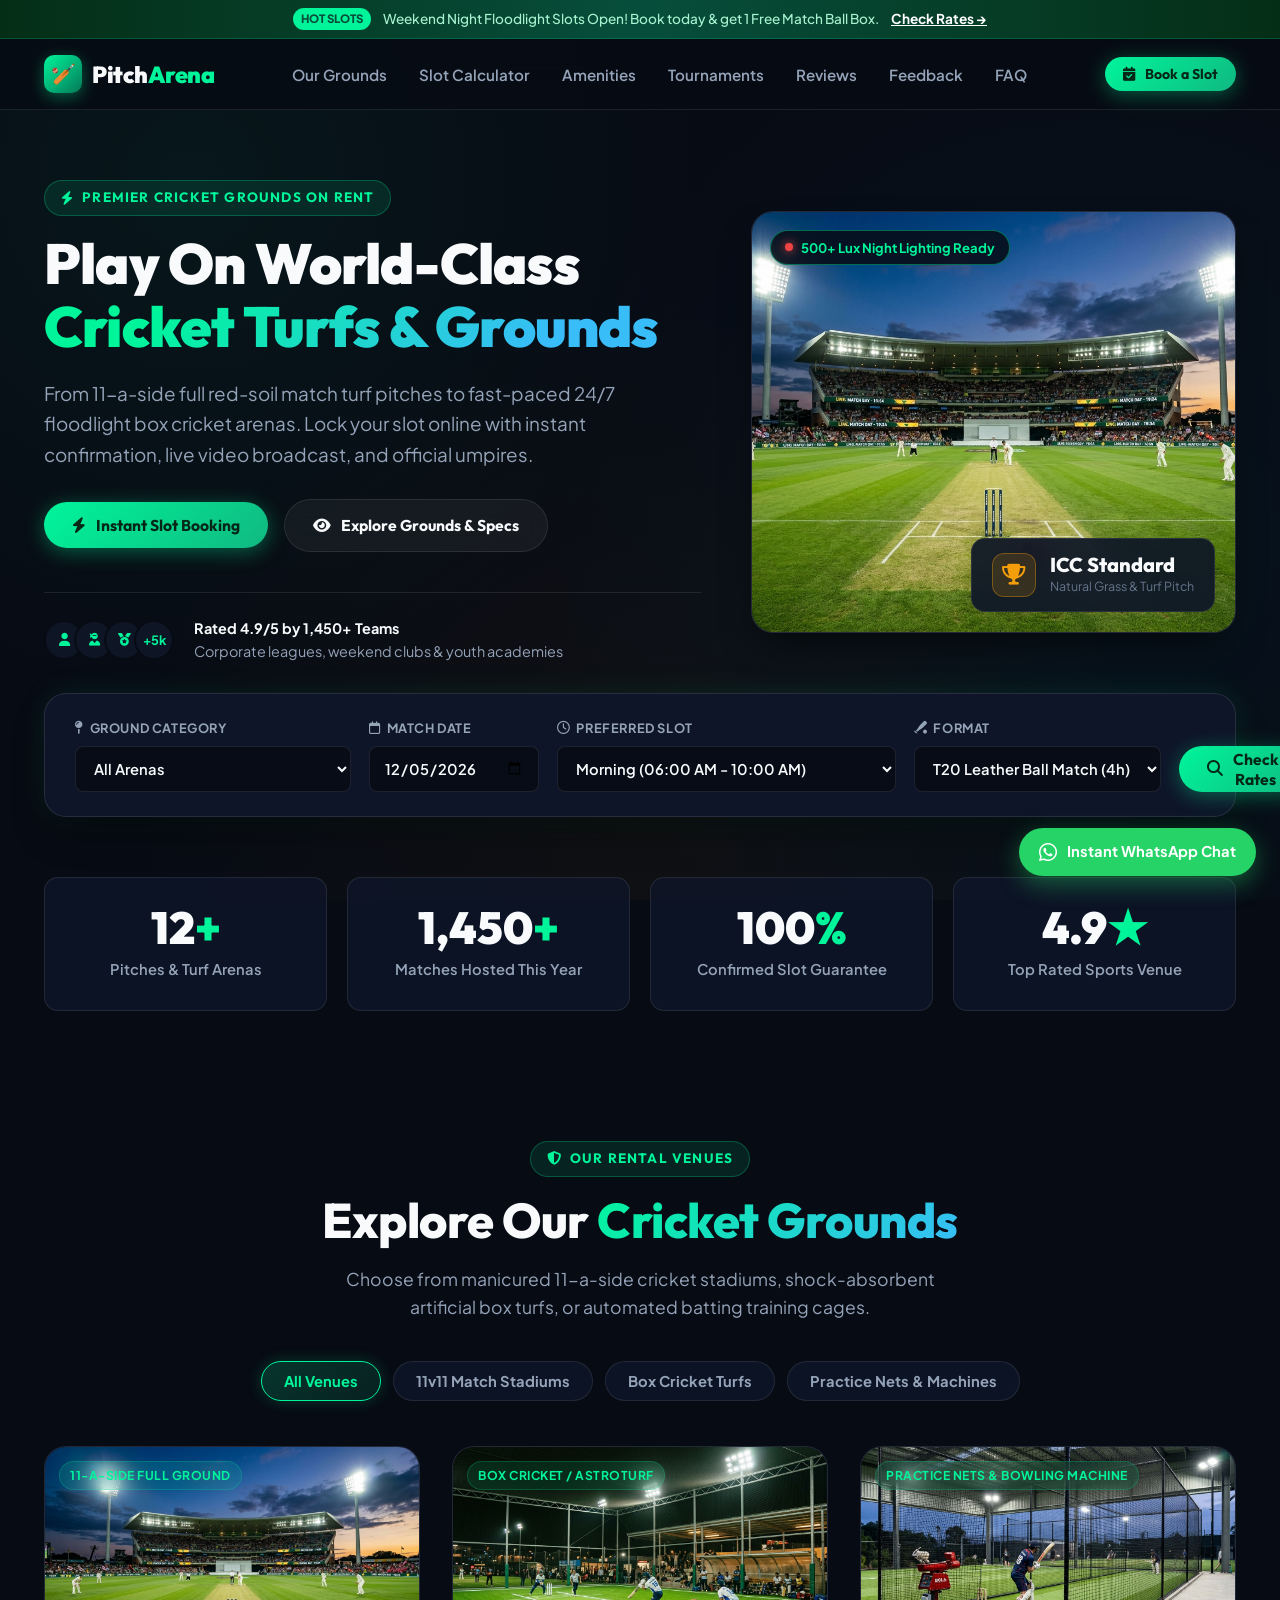
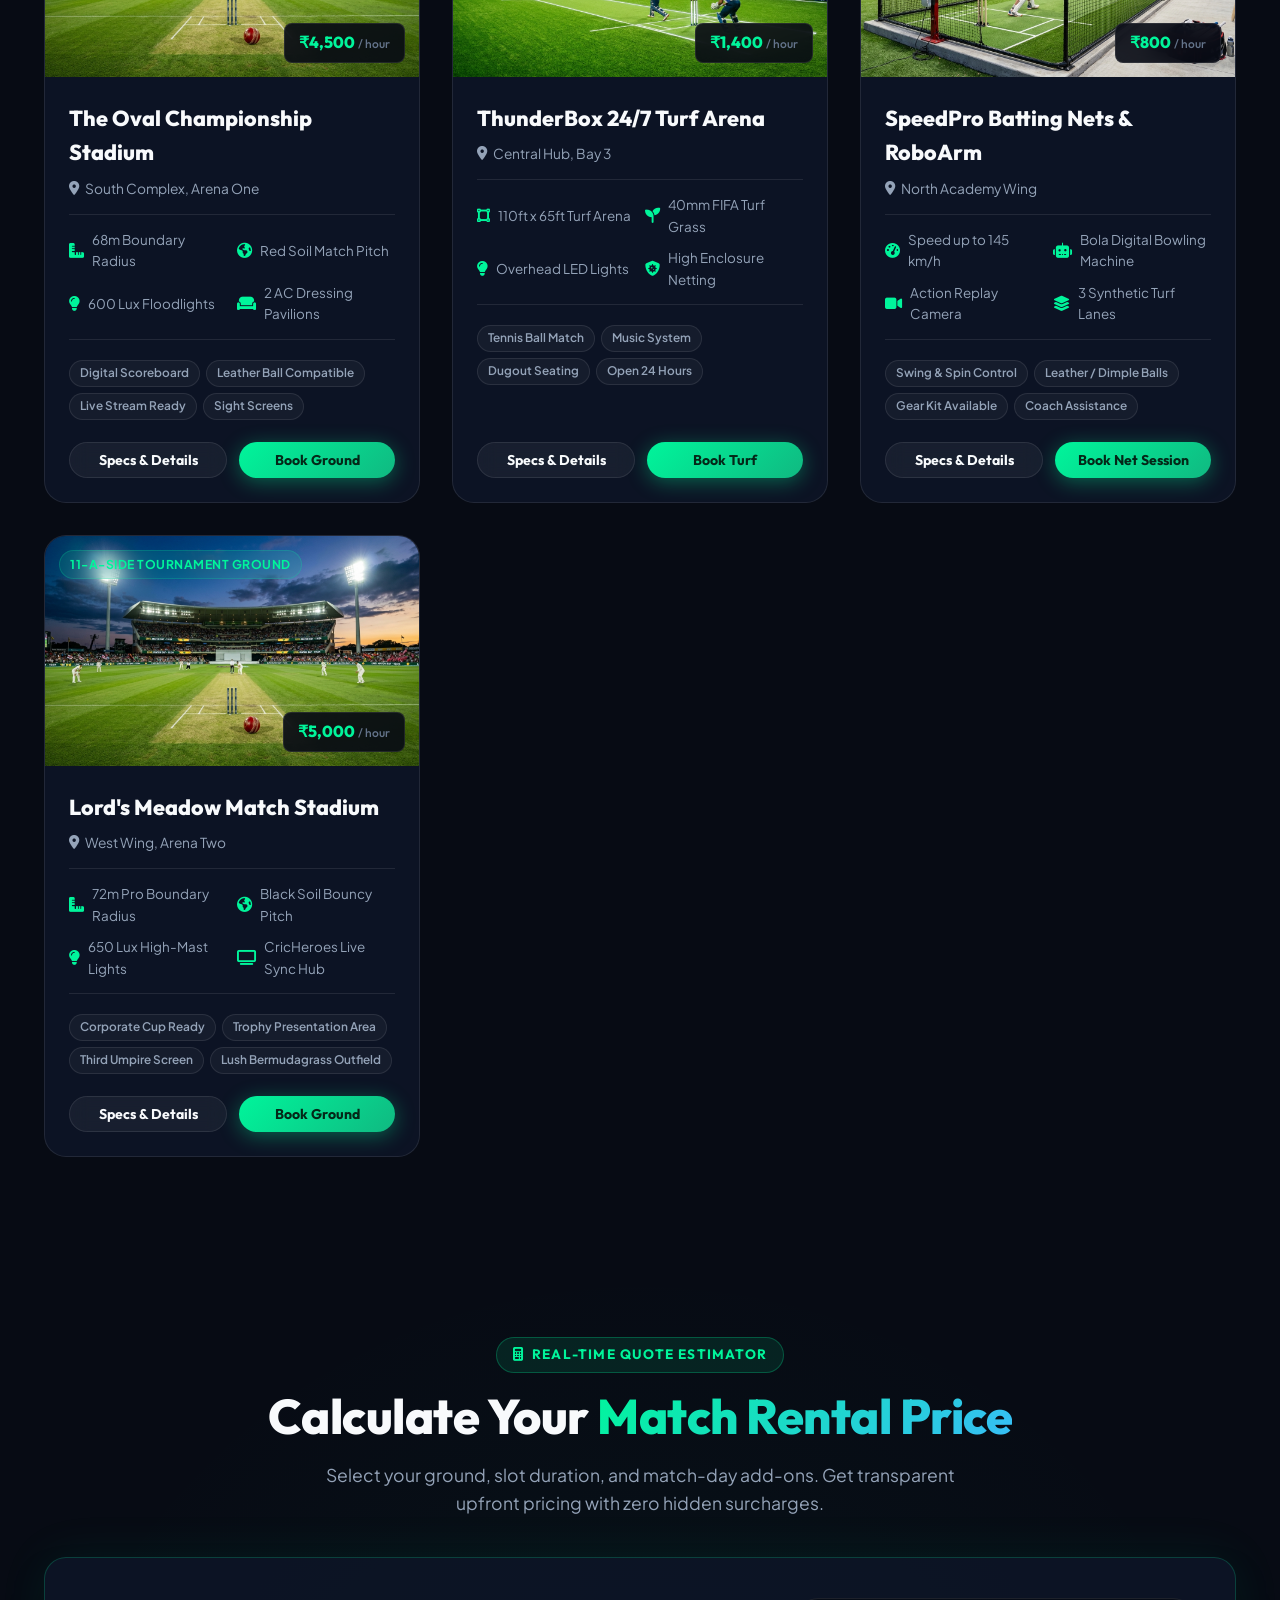
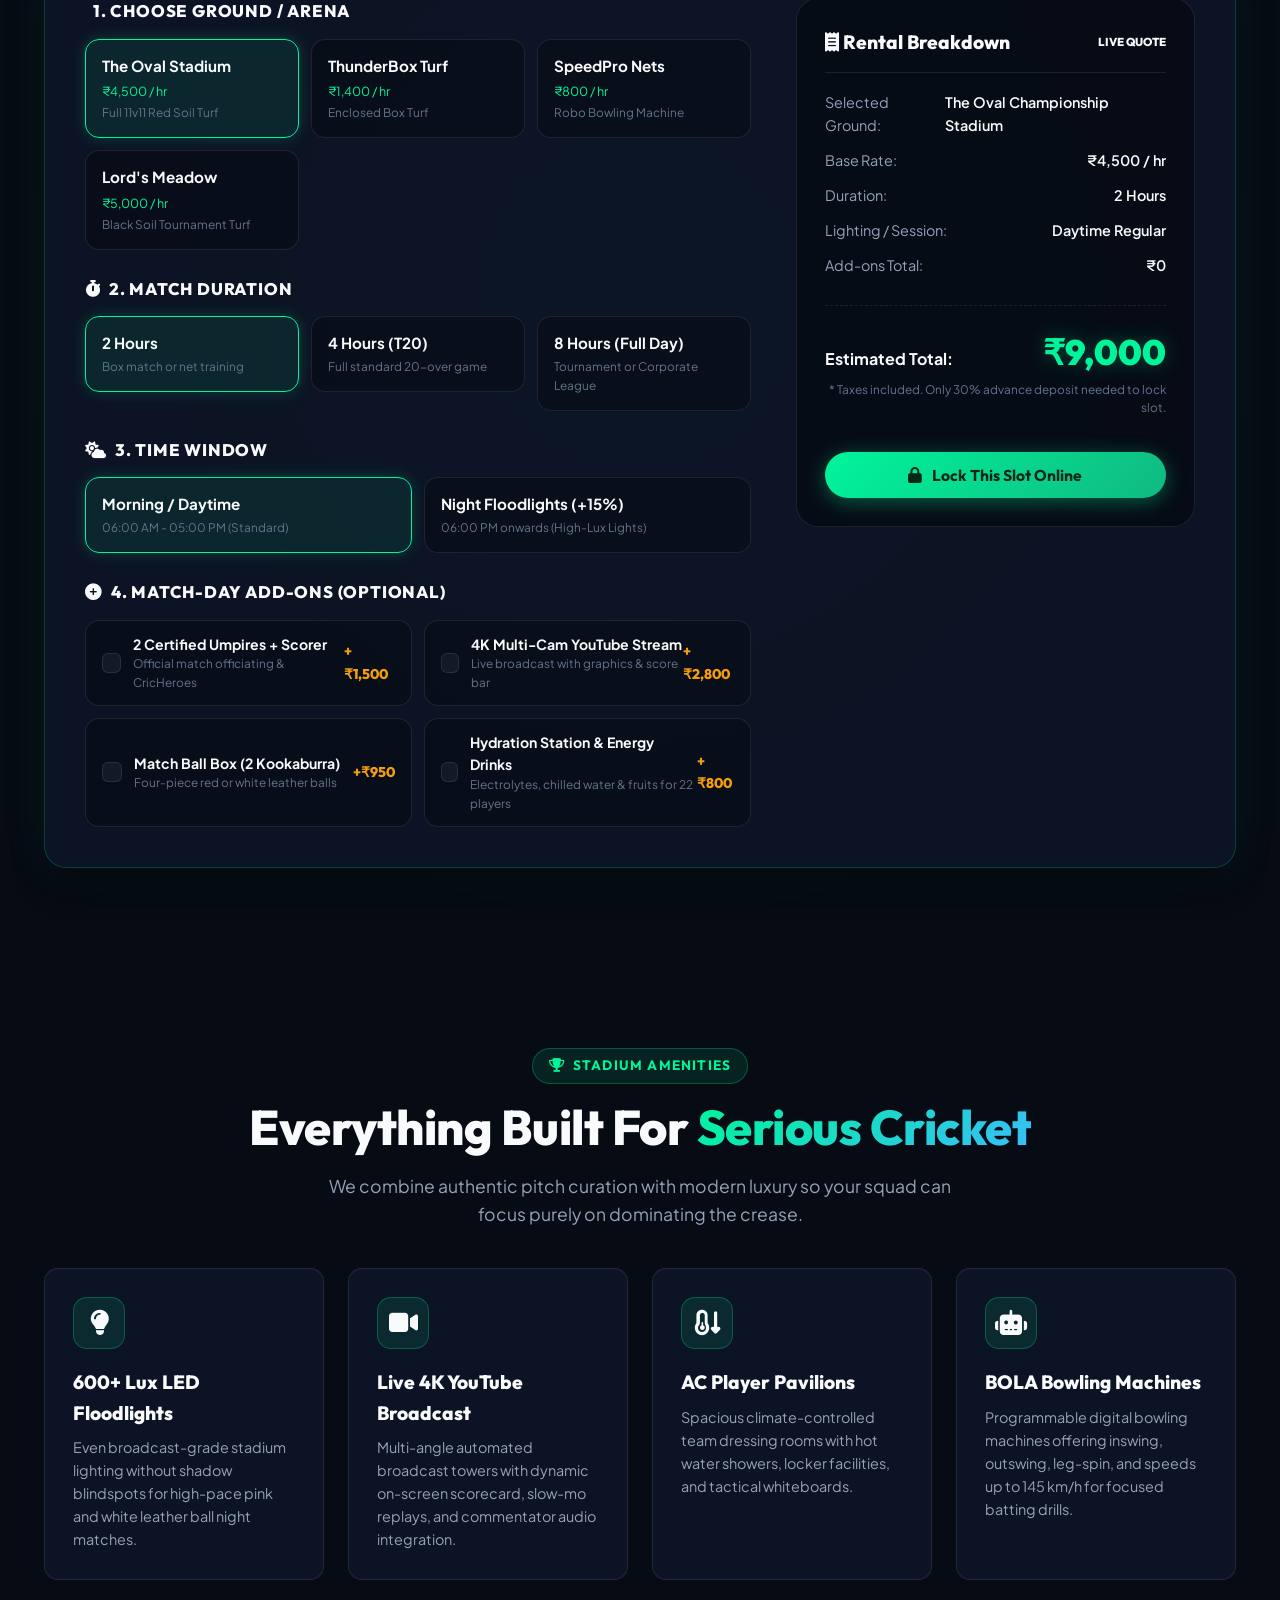
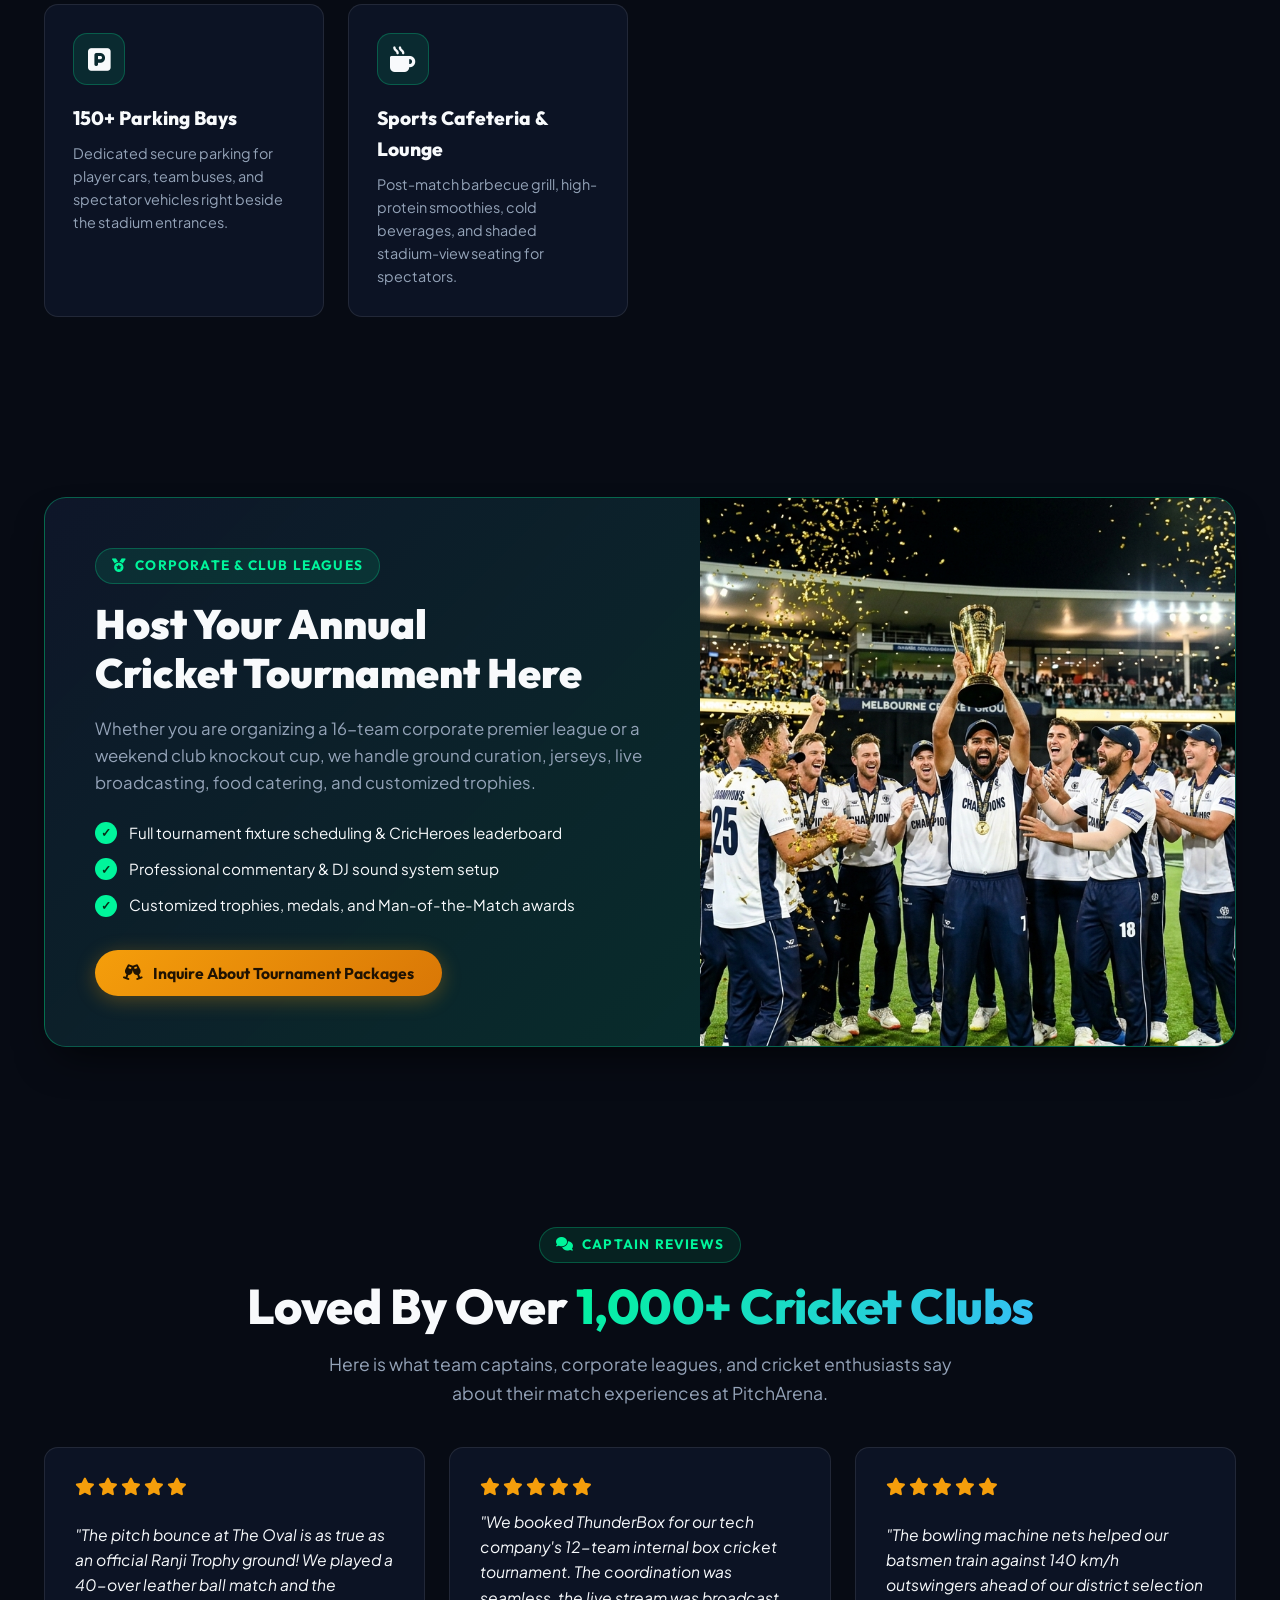
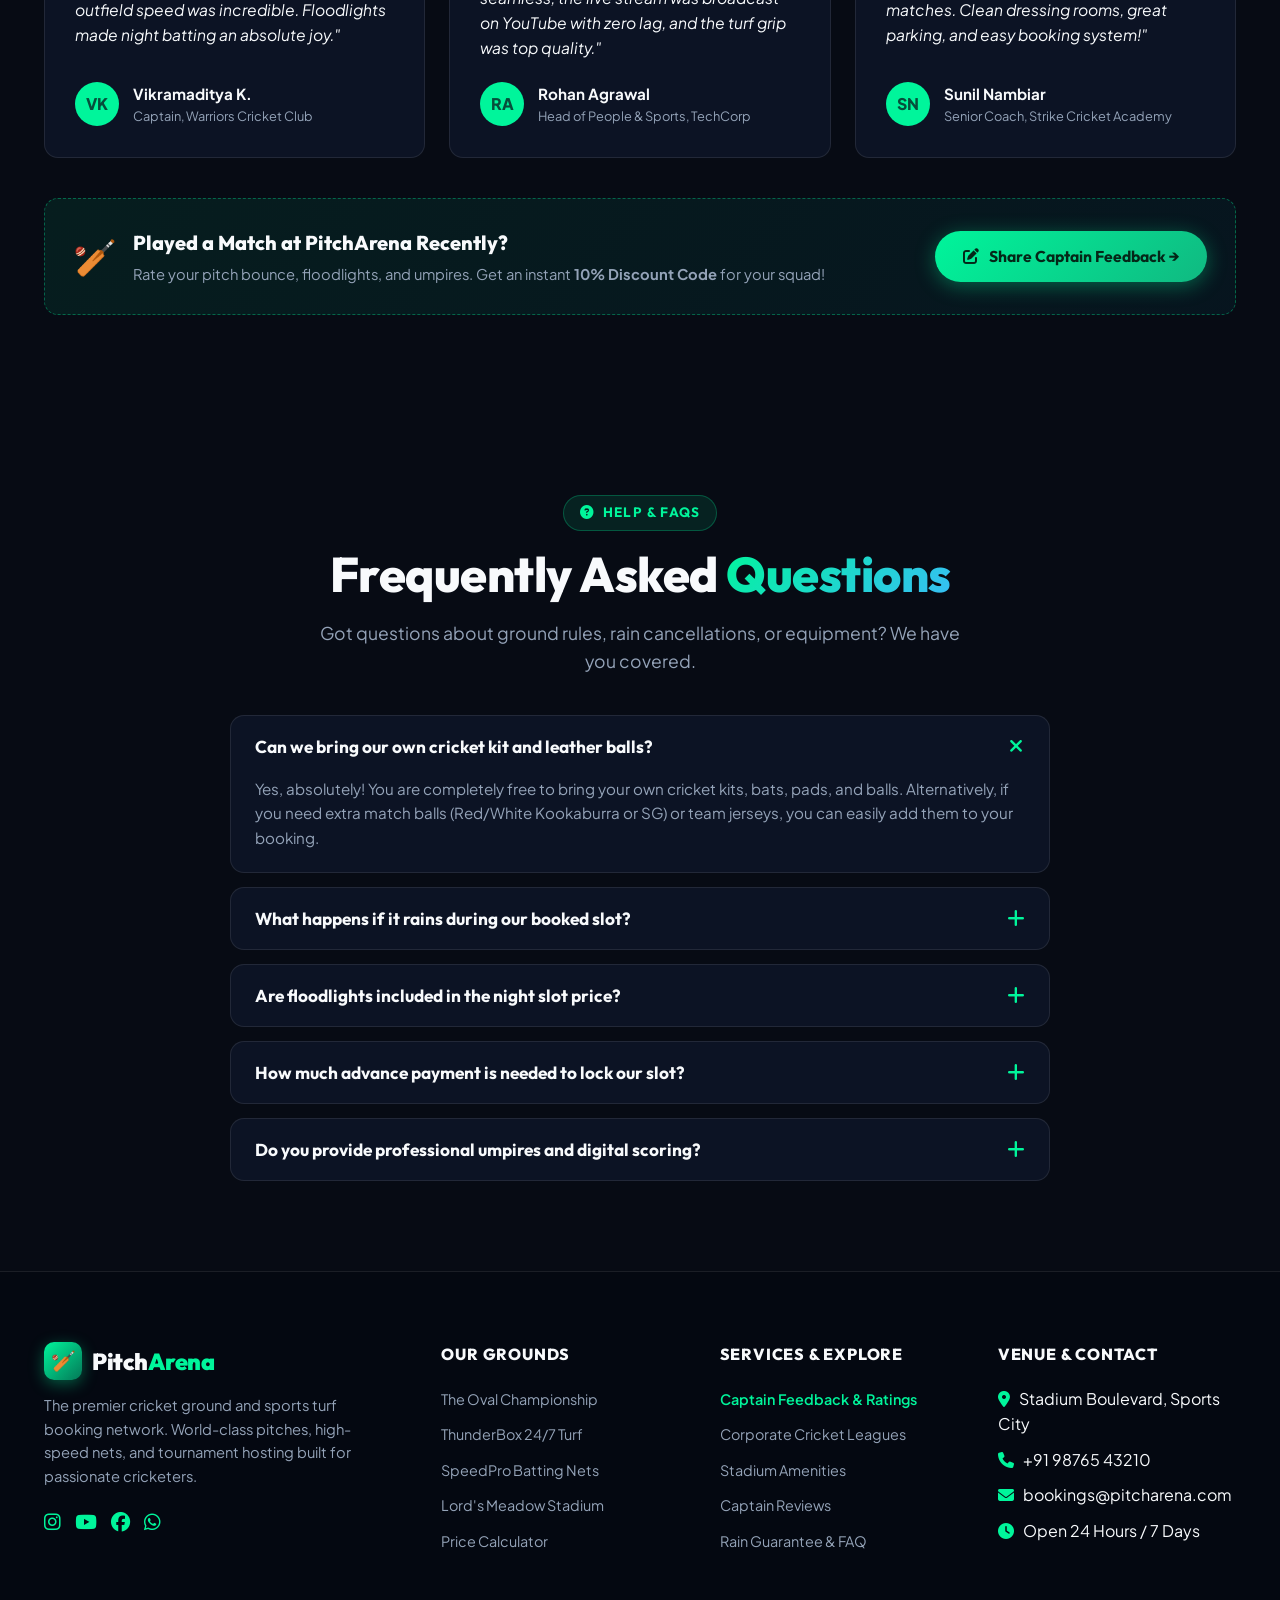
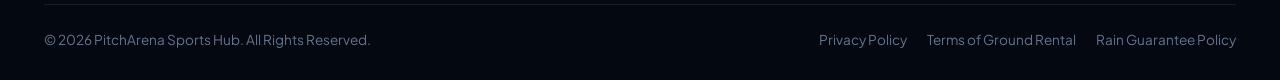
<file: index.html>
<!DOCTYPE html>
<html lang="en">
<head>
  <meta charset="UTF-8">
  <meta name="viewport" content="width=device-width, initial-scale=1.0">
  <title>PitchArena | Premium Cricket Grounds & Box Turf Rentals</title>
  <meta name="description" content="Book international-standard natural turf cricket grounds, 24/7 floodlight box cricket arenas, and high-speed practice nets. Instant online slot booking, live scoring, and corporate tournament packages.">
  <meta name="keywords" content="cricket ground rental, box cricket turf booking, rent cricket pitch, turf cricket grounds, night cricket floodlights, corporate cricket tournament">
  
  <!-- Favicon Icon -->
  <link rel="icon" href="data:image/svg+xml,<svg xmlns=%22http://www.w3.org/2000/svg%22 viewBox=%220 0 100 100%22><text y=%22.9em%22 font-size=%2290%22>🏏</text></svg>">

  <!-- Font Awesome Icons for high quality sports icons -->
  <link rel="stylesheet" href="https://cdnjs.cloudflare.com/ajax/libs/font-awesome/6.4.0/css/all.min.css">
  
  <!-- Custom Stylesheet -->
  <link rel="stylesheet" href="styles.css">
</head>
<body>

  <!-- Top Announcement Bar -->
  <div class="announcement-bar" id="announcementBar">
    <span class="badge-pulse">HOT SLOTS</span>
    <span>Weekend Night Floodlight Slots Open! Book today &amp; get 1 Free Match Ball Box.</span>
    <a href="calculator.html" style="text-decoration: underline; font-weight: 700; color: #fff;">Check Rates →</a>
  </div>

  <!-- Navbar -->
  <nav class="navbar" id="navbar">
    <div class="container nav-container">
      <a href="#" class="logo" id="siteLogo">
        <div class="logo-icon">🏏</div>
        <div class="logo-text">Pitch<span>Arena</span></div>
      </a>

      <ul class="nav-links" id="navLinks">
        <li><a href="grounds.html">Our Grounds</a></li>
        <li><a href="calculator.html">Slot Calculator</a></li>
        <li><a href="amenities.html">Amenities</a></li>
        <li><a href="tournaments.html">Tournaments</a></li>
        <li><a href="reviews.html">Reviews</a></li>
        <li><a href="feedback.html">Feedback</a></li>
        <li><a href="faq.html">FAQ</a></li>
      </ul>

      <div class="nav-actions">
        <button class="btn btn-primary btn-sm" id="navBookBtn" onclick="openBookingModal()">
          <i class="fa-solid fa-calendar-check"></i> Book a Slot
        </button>
        <button class="mobile-menu-toggle" id="mobileMenuBtn" aria-label="Toggle Navigation Menu">
          <i class="fa-solid fa-bars"></i>
        </button>
      </div>
    </div>
  </nav>

  <!-- Hero Section -->
  <header class="hero-section" id="hero">
    <div class="container hero-grid">
      <div class="hero-content">
        <div class="section-tag">
          <i class="fa-solid fa-bolt"></i> Premier Cricket Grounds On Rent
        </div>
        <h1 class="hero-headline">
          Play On World-Class <br>
          <span class="gradient-text">Cricket Turfs &amp; Grounds</span>
        </h1>
        <p class="hero-lead">
          From 11-a-side full red-soil match turf pitches to fast-paced 24/7 floodlight box cricket arenas. Lock your slot online with instant confirmation, live video broadcast, and official umpires.
        </p>

        <div class="hero-cta-group">
          <button class="btn btn-primary" onclick="openBookingModal()">
            <i class="fa-solid fa-bolt"></i> Instant Slot Booking
          </button>
          <a href="grounds.html" class="btn btn-outline">
            <i class="fa-solid fa-eye"></i> Explore Grounds &amp; Specs
          </a>
        </div>

        <div class="hero-social-proof">
          <div class="proof-avatars">
            <div class="proof-avatar"><i class="fa-solid fa-user"></i></div>
            <div class="proof-avatar"><i class="fa-solid fa-user-ninja"></i></div>
            <div class="proof-avatar"><i class="fa-solid fa-medal"></i></div>
            <div class="proof-avatar">+5k</div>
          </div>
          <div class="proof-text">
            <strong>Rated 4.9/5 by 1,450+ Teams</strong>
            Corporate leagues, weekend clubs &amp; youth academies
          </div>
        </div>
      </div>

      <!-- Hero Visual Card -->
      <div class="hero-visual-card">
        <div class="hero-image-wrapper">
          <img src="assets/images/cricket_ground_hero.jpg" alt="Panoramic Cricket Stadium Ground under floodlights" id="heroImage">
          <div class="hero-overlay-tag">
            <span class="live-dot"></span> 500+ Lux Night Lighting Ready
          </div>
          <div class="hero-stat-floating">
            <div class="stat-icon-wrap">
              <i class="fa-solid fa-trophy"></i>
            </div>
            <div class="stat-meta">
              <div class="stat-val">ICC Standard</div>
              <div class="stat-lbl">Natural Grass &amp; Turf Pitch</div>
            </div>
          </div>
        </div>
      </div>
    </div>
  </header>

  <!-- Quick Finder / Instant Search Strip -->
  <div class="container quick-finder-wrap">
    <div class="quick-finder-card">
      <form class="finder-form" id="quickFinderForm" onsubmit="handleQuickFind(event)">
        <div class="finder-field">
          <label for="findGround"><i class="fa-solid fa-map-pin"></i> Ground Category</label>
          <select id="findGround">
            <option value="all">All Arenas</option>
            <option value="full">Full 11v11 Turf Stadium</option>
            <option value="box">Box Cricket / AstroTurf</option>
            <option value="nets">Bowling Machine Practice Nets</option>
          </select>
        </div>

        <div class="finder-field">
          <label for="findDate"><i class="fa-regular fa-calendar"></i> Match Date</label>
          <input type="date" id="findDate" required>
        </div>

        <div class="finder-field">
          <label for="findSlot"><i class="fa-regular fa-clock"></i> Preferred Slot</label>
          <select id="findSlot">
            <option value="morning">Morning (06:00 AM - 10:00 AM)</option>
            <option value="afternoon">Afternoon (10:00 AM - 02:00 PM)</option>
            <option value="evening">Evening (02:00 PM - 06:00 PM)</option>
            <option value="night">Night Floodlight (06:00 PM - 10:00 PM)</option>
            <option value="latenight">Midnight Blast (10:00 PM - 02:00 AM)</option>
          </select>
        </div>

        <div class="finder-field">
          <label for="findMatchFormat"><i class="fa-solid fa-baseball-bat-ball"></i> Format</label>
          <select id="findMatchFormat">
            <option value="t20">T20 Leather Ball Match (4h)</option>
            <option value="box8">Box Cricket 8-a-side (2h)</option>
            <option value="nets2">Nets Session (1h - 2h)</option>
            <option value="tournament">Full Day Tournament (8h)</option>
          </select>
        </div>

        <div class="finder-btn-wrap">
          <button type="submit" class="btn btn-primary" style="width: 100%; height: 46px;">
            <i class="fa-solid fa-magnifying-glass"></i> Check Rates
          </button>
        </div>
      </form>
    </div>
  </div>

  <!-- Trust Metrics / Stats Counter -->
  <section class="stats-section">
    <div class="container stats-grid">
      <div class="stat-item-box">
        <div class="stat-number">12<span>+</span></div>
        <div class="stat-label">Pitches &amp; Turf Arenas</div>
      </div>
      <div class="stat-item-box">
        <div class="stat-number">1,450<span>+</span></div>
        <div class="stat-label">Matches Hosted This Year</div>
      </div>
      <div class="stat-item-box">
        <div class="stat-number">100<span>%</span></div>
        <div class="stat-label">Confirmed Slot Guarantee</div>
      </div>
      <div class="stat-item-box">
        <div class="stat-number">4.9<span>★</span></div>
        <div class="stat-label">Top Rated Sports Venue</div>
      </div>
    </div>
  </section>

  <!-- Featured Grounds & Arenas (Filterable Grid) -->
  <section class="grounds-section" id="grounds">
    <div class="container">
      <div class="text-center">
        <div class="section-tag"><i class="fa-solid fa-shield-halved"></i> Our Rental Venues</div>
        <h2 class="section-title">Explore Our <span>Cricket Grounds</span></h2>
        <p class="section-desc center-box">
          Choose from manicured 11-a-side cricket stadiums, shock-absorbent artificial box turfs, or automated batting training cages.
        </p>
      </div>

      <!-- Filter Tabs -->
      <div class="filter-tabs">
        <button class="filter-btn active" data-filter="all" onclick="filterGrounds('all', this)">All Venues</button>
        <button class="filter-btn" data-filter="full" onclick="filterGrounds('full', this)">11v11 Match Stadiums</button>
        <button class="filter-btn" data-filter="box" onclick="filterGrounds('box', this)">Box Cricket Turfs</button>
        <button class="filter-btn" data-filter="nets" onclick="filterGrounds('nets', this)">Practice Nets &amp; Machines</button>
      </div>

      <!-- Grounds Cards -->
      <div class="grounds-grid" id="groundsGrid">

        <!-- Ground 1: Full 11v11 Red Soil -->
        <div class="ground-card" data-category="full">
          <div class="ground-img-box">
            <img src="assets/images/cricket_ground_hero.jpg" alt="The Oval Stadium Ground">
            <span class="ground-badge">11-A-Side Full Ground</span>
            <div class="ground-price-tag">₹4,500 <span>/ hour</span></div>
          </div>
          <div class="ground-body">
            <h3 class="ground-title">The Oval Championship Stadium</h3>
            <div class="ground-location"><i class="fa-solid fa-location-dot"></i> South Complex, Arena One</div>
            
            <div class="ground-specs">
              <div class="spec-item"><i class="fa-solid fa-ruler-combined"></i> 68m Boundary Radius</div>
              <div class="spec-item"><i class="fa-solid fa-earth-americas"></i> Red Soil Match Pitch</div>
              <div class="spec-item"><i class="fa-solid fa-lightbulb"></i> 600 Lux Floodlights</div>
              <div class="spec-item"><i class="fa-solid fa-couch"></i> 2 AC Dressing Pavilions</div>
            </div>

            <div class="ground-features">
              <span class="feature-pill">Digital Scoreboard</span>
              <span class="feature-pill">Leather Ball Compatible</span>
              <span class="feature-pill">Live Stream Ready</span>
              <span class="feature-pill">Sight Screens</span>
            </div>

            <div class="ground-footer">
              <button class="btn btn-outline btn-sm" onclick="showGroundDetails('the-oval')">Specs &amp; Details</button>
              <button class="btn btn-primary btn-sm" onclick="prefillBooking('The Oval Championship Stadium', 4500, 'full')">Book Ground</button>
            </div>
          </div>
        </div>

        <!-- Ground 2: Box Cricket Turf -->
        <div class="ground-card" data-category="box">
          <div class="ground-img-box">
            <img src="assets/images/box_cricket_turf.jpg" alt="ThunderBox Turf Arena">
            <span class="ground-badge">Box Cricket / AstroTurf</span>
            <div class="ground-price-tag">₹1,400 <span>/ hour</span></div>
          </div>
          <div class="ground-body">
            <h3 class="ground-title">ThunderBox 24/7 Turf Arena</h3>
            <div class="ground-location"><i class="fa-solid fa-location-dot"></i> Central Hub, Bay 3</div>
            
            <div class="ground-specs">
              <div class="spec-item"><i class="fa-solid fa-vector-square"></i> 110ft x 65ft Turf Arena</div>
              <div class="spec-item"><i class="fa-solid fa-seedling"></i> 40mm FIFA Turf Grass</div>
              <div class="spec-item"><i class="fa-solid fa-lightbulb"></i> Overhead LED Lights</div>
              <div class="spec-item"><i class="fa-solid fa-shield-virus"></i> High Enclosure Netting</div>
            </div>

            <div class="ground-features">
              <span class="feature-pill">Tennis Ball Match</span>
              <span class="feature-pill">Music System</span>
              <span class="feature-pill">Dugout Seating</span>
              <span class="feature-pill">Open 24 Hours</span>
            </div>

            <div class="ground-footer">
              <button class="btn btn-outline btn-sm" onclick="showGroundDetails('thunderbox')">Specs &amp; Details</button>
              <button class="btn btn-primary btn-sm" onclick="prefillBooking('ThunderBox 24/7 Turf Arena', 1400, 'box')">Book Turf</button>
            </div>
          </div>
        </div>

        <!-- Ground 3: Batting Nets & Robo Machine -->
        <div class="ground-card" data-category="nets">
          <div class="ground-img-box">
            <img src="assets/images/cricket_practice_nets.jpg" alt="SpeedPro Batting Practice Nets">
            <span class="ground-badge">Practice Nets &amp; Bowling Machine</span>
            <div class="ground-price-tag">₹800 <span>/ hour</span></div>
          </div>
          <div class="ground-body">
            <h3 class="ground-title">SpeedPro Batting Nets &amp; RoboArm</h3>
            <div class="ground-location"><i class="fa-solid fa-location-dot"></i> North Academy Wing</div>
            
            <div class="ground-specs">
              <div class="spec-item"><i class="fa-solid fa-gauge-high"></i> Speed up to 145 km/h</div>
              <div class="spec-item"><i class="fa-solid fa-robot"></i> Bola Digital Bowling Machine</div>
              <div class="spec-item"><i class="fa-solid fa-video"></i> Action Replay Camera</div>
              <div class="spec-item"><i class="fa-solid fa-layer-group"></i> 3 Synthetic Turf Lanes</div>
            </div>

            <div class="ground-features">
              <span class="feature-pill">Swing &amp; Spin Control</span>
              <span class="feature-pill">Leather / Dimple Balls</span>
              <span class="feature-pill">Gear Kit Available</span>
              <span class="feature-pill">Coach Assistance</span>
            </div>

            <div class="ground-footer">
              <button class="btn btn-outline btn-sm" onclick="showGroundDetails('speedpro')">Specs &amp; Details</button>
              <button class="btn btn-primary btn-sm" onclick="prefillBooking('SpeedPro Batting Nets & RoboArm', 800, 'nets')">Book Net Session</button>
            </div>
          </div>
        </div>

        <!-- Ground 4: Lord's Black Soil Match Stadium -->
        <div class="ground-card" data-category="full">
          <div class="ground-img-box">
            <img src="assets/images/cricket_ground_hero.jpg" alt="Lords Meadow Black Soil Ground">
            <span class="ground-badge">11-A-Side Tournament Ground</span>
            <div class="ground-price-tag">₹5,000 <span>/ hour</span></div>
          </div>
          <div class="ground-body">
            <h3 class="ground-title">Lord's Meadow Match Stadium</h3>
            <div class="ground-location"><i class="fa-solid fa-location-dot"></i> West Wing, Arena Two</div>
            
            <div class="ground-specs">
              <div class="spec-item"><i class="fa-solid fa-ruler-combined"></i> 72m Pro Boundary Radius</div>
              <div class="spec-item"><i class="fa-solid fa-earth-americas"></i> Black Soil Bouncy Pitch</div>
              <div class="spec-item"><i class="fa-solid fa-lightbulb"></i> 650 Lux High-Mast Lights</div>
              <div class="spec-item"><i class="fa-solid fa-tv"></i> CricHeroes Live Sync Hub</div>
            </div>

            <div class="ground-features">
              <span class="feature-pill">Corporate Cup Ready</span>
              <span class="feature-pill">Trophy Presentation Area</span>
              <span class="feature-pill">Third Umpire Screen</span>
              <span class="feature-pill">Lush Bermudagrass Outfield</span>
            </div>

            <div class="ground-footer">
              <button class="btn btn-outline btn-sm" onclick="showGroundDetails('lords-meadow')">Specs &amp; Details</button>
              <button class="btn btn-primary btn-sm" onclick="prefillBooking('Lord\'s Meadow Match Stadium', 5000, 'full')">Book Ground</button>
            </div>
          </div>
        </div>

      </div>
    </div>
  </section>

  <!-- Interactive Live Slot & Price Calculator -->
  <section class="calculator-section" id="calculator">
    <div class="container">
      <div class="text-center">
        <div class="section-tag"><i class="fa-solid fa-calculator"></i> Real-time Quote Estimator</div>
        <h2 class="section-title">Calculate Your <span>Match Rental Price</span></h2>
        <p class="section-desc center-box">
          Select your ground, slot duration, and match-day add-ons. Get transparent upfront pricing with zero hidden surcharges.
        </p>
      </div>

      <div class="calc-card">
        <div class="calc-grid">
          <!-- Left Options Configurator -->
          <div class="calc-inputs">
            
            <!-- Ground Selection -->
            <div class="calc-group-title"><i class="fa-solid fa-stadium"></i> 1. Choose Ground / Arena</div>
            <div class="calc-option-grid">
              <label class="calc-radio-card">
                <input type="radio" name="calcGround" value="oval" data-rate="4500" checked onchange="recalculatePrice()">
                <div class="calc-radio-label">
                  <span class="name">The Oval Stadium</span>
                  <span class="price-hint">₹4,500 / hr</span>
                  <span class="desc">Full 11v11 Red Soil Turf</span>
                </div>
              </label>

              <label class="calc-radio-card">
                <input type="radio" name="calcGround" value="thunderbox" data-rate="1400" onchange="recalculatePrice()">
                <div class="calc-radio-label">
                  <span class="name">ThunderBox Turf</span>
                  <span class="price-hint">₹1,400 / hr</span>
                  <span class="desc">Enclosed Box Turf</span>
                </div>
              </label>

              <label class="calc-radio-card">
                <input type="radio" name="calcGround" value="speedpro" data-rate="800" onchange="recalculatePrice()">
                <div class="calc-radio-label">
                  <span class="name">SpeedPro Nets</span>
                  <span class="price-hint">₹800 / hr</span>
                  <span class="desc">Robo Bowling Machine</span>
                </div>
              </label>

              <label class="calc-radio-card">
                <input type="radio" name="calcGround" value="lords" data-rate="5000" onchange="recalculatePrice()">
                <div class="calc-radio-label">
                  <span class="name">Lord's Meadow</span>
                  <span class="price-hint">₹5,000 / hr</span>
                  <span class="desc">Black Soil Tournament Turf</span>
                </div>
              </label>
            </div>

            <!-- Duration Selection -->
            <div class="calc-group-title"><i class="fa-solid fa-stopwatch"></i> 2. Match Duration</div>
            <div class="calc-option-grid">
              <label class="calc-radio-card">
                <input type="radio" name="calcDuration" value="2" data-hours="2" checked onchange="recalculatePrice()">
                <div class="calc-radio-label">
                  <span class="name">2 Hours</span>
                  <span class="desc">Box match or net training</span>
                </div>
              </label>

              <label class="calc-radio-card">
                <input type="radio" name="calcDuration" value="4" data-hours="4" onchange="recalculatePrice()">
                <div class="calc-radio-label">
                  <span class="name">4 Hours (T20)</span>
                  <span class="desc">Full standard 20-over game</span>
                </div>
              </label>

              <label class="calc-radio-card">
                <input type="radio" name="calcDuration" value="8" data-hours="8" onchange="recalculatePrice()">
                <div class="calc-radio-label">
                  <span class="name">8 Hours (Full Day)</span>
                  <span class="desc">Tournament or Corporate League</span>
                </div>
              </label>
            </div>

            <!-- Time Slot & Floodlight Selection -->
            <div class="calc-group-title"><i class="fa-solid fa-cloud-sun"></i> 3. Time Window</div>
            <div class="calc-option-grid">
              <label class="calc-radio-card">
                <input type="radio" name="calcTime" value="day" data-multiplier="1.0" checked onchange="recalculatePrice()">
                <div class="calc-radio-label">
                  <span class="name">Morning / Daytime</span>
                  <span class="desc">06:00 AM - 05:00 PM (Standard)</span>
                </div>
              </label>

              <label class="calc-radio-card">
                <input type="radio" name="calcTime" value="night" data-multiplier="1.15" onchange="recalculatePrice()">
                <div class="calc-radio-label">
                  <span class="name">Night Floodlights (+15%)</span>
                  <span class="desc">06:00 PM onwards (High-Lux Lights)</span>
                </div>
              </label>
            </div>

            <!-- Add-ons Selection -->
            <div class="calc-group-title"><i class="fa-solid fa-plus-circle"></i> 4. Match-Day Add-ons (Optional)</div>
            <div class="addons-list">
              
              <div class="addon-card" id="addon-umpires" onclick="toggleAddon('umpires', 1500)">
                <div class="addon-info">
                  <div class="addon-custom-chk"><i class="fa-solid fa-check"></i></div>
                  <div class="addon-text">
                    <div class="name">2 Certified Umpires + Scorer</div>
                    <div class="desc">Official match officiating &amp; CricHeroes</div>
                  </div>
                </div>
                <div class="addon-price">+₹1,500</div>
              </div>

              <div class="addon-card" id="addon-stream" onclick="toggleAddon('stream', 2800)">
                <div class="addon-info">
                  <div class="addon-custom-chk"><i class="fa-solid fa-check"></i></div>
                  <div class="addon-text">
                    <div class="name">4K Multi-Cam YouTube Stream</div>
                    <div class="desc">Live broadcast with graphics &amp; score bar</div>
                  </div>
                </div>
                <div class="addon-price">+₹2,800</div>
              </div>

              <div class="addon-card" id="addon-balls" onclick="toggleAddon('balls', 950)">
                <div class="addon-info">
                  <div class="addon-custom-chk"><i class="fa-solid fa-check"></i></div>
                  <div class="addon-text">
                    <div class="name">Match Ball Box (2 Kookaburra)</div>
                    <div class="desc">Four-piece red or white leather balls</div>
                  </div>
                </div>
                <div class="addon-price">+₹950</div>
              </div>

              <div class="addon-card" id="addon-refreshments" onclick="toggleAddon('refreshments', 800)">
                <div class="addon-info">
                  <div class="addon-custom-chk"><i class="fa-solid fa-check"></i></div>
                  <div class="addon-text">
                    <div class="name">Hydration Station &amp; Energy Drinks</div>
                    <div class="desc">Electrolytes, chilled water &amp; fruits for 22 players</div>
                  </div>
                </div>
                <div class="addon-price">+₹800</div>
              </div>

            </div>

          </div>

          <!-- Right Real-time Calculation Summary -->
          <div class="calc-summary-wrapper">
            <div class="calc-receipt">
              <div class="receipt-title">
                <span><i class="fa-solid fa-receipt"></i> Rental Breakdown</span>
                <span class="badge-pulse" style="font-size: 0.72rem;">LIVE QUOTE</span>
              </div>

              <div class="receipt-rows">
                <div class="receipt-row">
                  <span>Selected Ground:</span>
                  <span class="val" id="summaryGround">The Oval Championship</span>
                </div>
                <div class="receipt-row">
                  <span>Base Rate:</span>
                  <span class="val" id="summaryRate">₹4,500 / hr</span>
                </div>
                <div class="receipt-row">
                  <span>Duration:</span>
                  <span class="val" id="summaryDuration">2 Hours</span>
                </div>
                <div class="receipt-row">
                  <span>Lighting / Session:</span>
                  <span class="val" id="summaryLighting">Daytime Regular</span>
                </div>
                <div class="receipt-row">
                  <span>Add-ons Total:</span>
                  <span class="val" id="summaryAddons">₹0</span>
                </div>
              </div>

              <div class="receipt-total-divider">
                <span class="total-label">Estimated Total:</span>
                <span class="total-amount" id="summaryTotal">₹9,000</span>
              </div>
              <div class="tax-note">* Taxes included. Only 30% advance deposit needed to lock slot.</div>

              <button class="btn btn-primary" style="width: 100%; margin-top: 10px;" onclick="proceedFromCalculator()">
                <i class="fa-solid fa-lock"></i> Lock This Slot Online
              </button>
            </div>
          </div>
        </div>
      </div>
    </div>
  </section>

  <!-- World-Class Amenities Grid -->
  <section class="amenities-section" id="amenities">
    <div class="container">
      <div class="text-center">
        <div class="section-tag"><i class="fa-solid fa-trophy"></i> Stadium Amenities</div>
        <h2 class="section-title">Everything Built For <span>Serious Cricket</span></h2>
        <p class="section-desc center-box">
          We combine authentic pitch curation with modern luxury so your squad can focus purely on dominating the crease.
        </p>
      </div>

      <div class="amenities-grid">
        <div class="amenity-card">
          <div class="amenity-icon"><i class="fa-solid fa-lightbulb"></i></div>
          <h3 class="amenity-title">600+ Lux LED Floodlights</h3>
          <p class="amenity-desc">Even broadcast-grade stadium lighting without shadow blindspots for high-pace pink and white leather ball night matches.</p>
        </div>

        <div class="amenity-card">
          <div class="amenity-icon"><i class="fa-solid fa-video"></i></div>
          <h3 class="amenity-title">Live 4K YouTube Broadcast</h3>
          <p class="amenity-desc">Multi-angle automated broadcast towers with dynamic on-screen scorecard, slow-mo replays, and commentator audio integration.</p>
        </div>

        <div class="amenity-card">
          <div class="amenity-icon"><i class="fa-solid fa-temperature-arrow-down"></i></div>
          <h3 class="amenity-title">AC Player Pavilions</h3>
          <p class="amenity-desc">Spacious climate-controlled team dressing rooms with hot water showers, locker facilities, and tactical whiteboards.</p>
        </div>

        <div class="amenity-card">
          <div class="amenity-icon"><i class="fa-solid fa-robot"></i></div>
          <h3 class="amenity-title">BOLA Bowling Machines</h3>
          <p class="amenity-desc">Programmable digital bowling machines offering inswing, outswing, leg-spin, and speeds up to 145 km/h for focused batting drills.</p>
        </div>

        <div class="amenity-card">
          <div class="amenity-icon"><i class="fa-solid fa-square-parking"></i></div>
          <h3 class="amenity-title">150+ Parking Bays</h3>
          <p class="amenity-desc">Dedicated secure parking for player cars, team buses, and spectator vehicles right beside the stadium entrances.</p>
        </div>

        <div class="amenity-card">
          <div class="amenity-icon"><i class="fa-solid fa-mug-hot"></i></div>
          <h3 class="amenity-title">Sports Cafeteria &amp; Lounge</h3>
          <p class="amenity-desc">Post-match barbecue grill, high-protein smoothies, cold beverages, and shaded stadium-view seating for spectators.</p>
        </div>
      </div>
    </div>
  </section>

  <!-- Tournament & Corporate Leagues Banner -->
  <section class="tournament-section" id="tournaments">
    <div class="container">
      <div class="tournament-banner-card">
        <div class="tournament-content">
          <div class="section-tag"><i class="fa-solid fa-medal"></i> Corporate &amp; Club Leagues</div>
          <h2 class="tournament-title">Host Your Annual <br>Cricket Tournament Here</h2>
          <p style="color: var(--text-secondary); font-size: 1.05rem;">
            Whether you are organizing a 16-team corporate premier league or a weekend club knockout cup, we handle ground curation, jerseys, live broadcasting, food catering, and customized trophies.
          </p>

          <div class="tournament-features">
            <div class="t-feat-item">
              <span class="t-feat-icon">✓</span>
              <span>Full tournament fixture scheduling &amp; CricHeroes leaderboard</span>
            </div>
            <div class="t-feat-item">
              <span class="t-feat-icon">✓</span>
              <span>Professional commentary &amp; DJ sound system setup</span>
            </div>
            <div class="t-feat-item">
              <span class="t-feat-icon">✓</span>
              <span>Customized trophies, medals, and Man-of-the-Match awards</span>
            </div>
          </div>

          <button class="btn btn-gold" onclick="openCorporateInquiryModal()">
            <i class="fa-solid fa-champagne-glasses"></i> Inquire About Tournament Packages
          </button>
        </div>

        <div class="tournament-img-frame">
          <img src="assets/images/tournament_pavilion.jpg" alt="Championship trophy celebration on cricket ground">
        </div>
      </div>
    </div>
  </section>

  <!-- Reviews & Testimonials -->
  <section class="reviews-section" id="reviews">
    <div class="container">
      <div class="text-center">
        <div class="section-tag"><i class="fa-solid fa-comments"></i> Captain Reviews</div>
        <h2 class="section-title">Loved By Over <span>1,000+ Cricket Clubs</span></h2>
        <p class="section-desc center-box">
          Here is what team captains, corporate leagues, and cricket enthusiasts say about their match experiences at PitchArena.
        </p>
      </div>

      <div class="reviews-grid">
        <div class="review-card">
          <div class="review-stars">
            <i class="fa-solid fa-star"></i><i class="fa-solid fa-star"></i><i class="fa-solid fa-star"></i><i class="fa-solid fa-star"></i><i class="fa-solid fa-star"></i>
          </div>
          <p class="review-quote">
            "The pitch bounce at The Oval is as true as an official Ranji Trophy ground! We played a 40-over leather ball match and the outfield speed was incredible. Floodlights made night batting an absolute joy."
          </p>
          <div class="reviewer-meta">
            <div class="reviewer-avatar">VK</div>
            <div>
              <div class="reviewer-name">Vikramaditya K.</div>
              <div class="reviewer-role">Captain, Warriors Cricket Club</div>
            </div>
          </div>
        </div>

        <div class="review-card">
          <div class="review-stars">
            <i class="fa-solid fa-star"></i><i class="fa-solid fa-star"></i><i class="fa-solid fa-star"></i><i class="fa-solid fa-star"></i><i class="fa-solid fa-star"></i>
          </div>
          <p class="review-quote">
            "We booked ThunderBox for our tech company's 12-team internal box cricket tournament. The coordination was seamless, the live stream was broadcast on YouTube with zero lag, and the turf grip was top quality."
          </p>
          <div class="reviewer-meta">
            <div class="reviewer-avatar">RA</div>
            <div>
              <div class="reviewer-name">Rohan Agrawal</div>
              <div class="reviewer-role">Head of People &amp; Sports, TechCorp</div>
            </div>
          </div>
        </div>

        <div class="review-card">
          <div class="review-stars">
            <i class="fa-solid fa-star"></i><i class="fa-solid fa-star"></i><i class="fa-solid fa-star"></i><i class="fa-solid fa-star"></i><i class="fa-solid fa-star"></i>
          </div>
          <p class="review-quote">
            "The bowling machine nets helped our batsmen train against 140 km/h outswingers ahead of our district selection matches. Clean dressing rooms, great parking, and easy booking system!"
          </p>
          <div class="reviewer-meta">
            <div class="reviewer-avatar">SN</div>
            <div>
              <div class="reviewer-name">Sunil Nambiar</div>
              <div class="reviewer-role">Senior Coach, Strike Cricket Academy</div>
            </div>
          </div>
        </div>
      </div>

      <!-- Feedback CTA Banner -->
      <div style="margin-top: 40px; background: linear-gradient(135deg, rgba(0, 245, 155, 0.08) 0%, rgba(6, 182, 212, 0.06) 100%); border: 1px dashed rgba(0, 245, 155, 0.35); border-radius: var(--radius-md); padding: 28px; display: flex; align-items: center; justify-content: space-between; flex-wrap: wrap; gap: 20px;">
        <div style="display: flex; align-items: center; gap: 16px;">
          <div style="font-size: 2.2rem; color: var(--accent-neon);">🏏</div>
          <div>
            <h3 style="font-family: var(--font-heading); font-size: 1.25rem; font-weight: 800; color: var(--text-main); margin-bottom: 4px;">Played a Match at PitchArena Recently?</h3>
            <p style="color: var(--text-secondary); font-size: 0.92rem; margin: 0;">Rate your pitch bounce, floodlights, and umpires. Get an instant <strong>10% Discount Code</strong> for your squad!</p>
          </div>
        </div>
        <a href="feedback.html" class="btn btn-primary" style="white-space: nowrap;">
          <i class="fa-solid fa-pen-to-square"></i> Share Captain Feedback →
        </a>
      </div>
    </div>
  </section>

  <!-- FAQ Section -->
  <section class="faq-section" id="faq">
    <div class="container">
      <div class="text-center">
        <div class="section-tag"><i class="fa-solid fa-circle-question"></i> Help &amp; FAQs</div>
        <h2 class="section-title">Frequently Asked <span>Questions</span></h2>
        <p class="section-desc center-box">
          Got questions about ground rules, rain cancellations, or equipment? We have you covered.
        </p>
      </div>

      <div class="faq-list">
        <div class="faq-item active">
          <button class="faq-question">
            <span>Can we bring our own cricket kit and leather balls?</span>
            <i class="fa-solid fa-plus faq-icon"></i>
          </button>
          <div class="faq-answer">
            <p>Yes, absolutely! You are completely free to bring your own cricket kits, bats, pads, and balls. Alternatively, if you need extra match balls (Red/White Kookaburra or SG) or team jerseys, you can easily add them to your booking.</p>
          </div>
        </div>

        <div class="faq-item">
          <button class="faq-question">
            <span>What happens if it rains during our booked slot?</span>
            <i class="fa-solid fa-plus faq-icon"></i>
          </button>
          <div class="faq-answer">
            <p>We have a 100% Rain Guarantee. If a match is called off due to unplayable rain conditions before 50% of the scheduled time is completed, you receive a free full reschedule voucher valid for 90 days or a 100% credit refund.</p>
          </div>
        </div>

        <div class="faq-item">
          <button class="faq-question">
            <span>Are floodlights included in the night slot price?</span>
            <i class="fa-solid fa-plus faq-icon"></i>
          </button>
          <div class="faq-answer">
            <p>Yes! All slots scheduled after 6:00 PM automatically include full stadium-grade 600 Lux floodlights along with instant automatic diesel generator backup to prevent any disruption during play.</p>
          </div>
        </div>

        <div class="faq-item">
          <button class="faq-question">
            <span>How much advance payment is needed to lock our slot?</span>
            <i class="fa-solid fa-plus faq-icon"></i>
          </button>
          <div class="faq-answer">
            <p>You only need to pay a 30% advance deposit online via UPI, Credit Card, or Net Banking to confirm and lock your slot on the calendar. The remaining balance can be settled at the ground pavilion reception prior to the toss.</p>
          </div>
        </div>

        <div class="faq-item">
          <button class="faq-question">
            <span>Do you provide professional umpires and digital scoring?</span>
            <i class="fa-solid fa-plus faq-icon"></i>
          </button>
          <div class="faq-answer">
            <p>Yes, we have certified BCCI/State panel umpires and trained CricHeroes live scorers available upon request as an add-on. We also provide a full LED boundary scoreboard setup.</p>
          </div>
        </div>
      </div>
    </div>
  </section>

  <!-- Footer -->
  <footer class="site-footer">
    <div class="container">
      <div class="footer-grid">
        <div class="footer-brand">
          <a href="#" class="logo">
            <div class="logo-icon">🏏</div>
            <div class="logo-text">Pitch<span>Arena</span></div>
          </a>
          <p>The premier cricket ground and sports turf booking network. World-class pitches, high-speed nets, and tournament hosting built for passionate cricketers.</p>
          <div style="margin-top: 18px; display: flex; gap: 14px; font-size: 1.2rem; color: var(--accent-neon);">
            <a href="#" aria-label="Instagram"><i class="fa-brands fa-instagram"></i></a>
            <a href="#" aria-label="YouTube"><i class="fa-brands fa-youtube"></i></a>
            <a href="#" aria-label="Facebook"><i class="fa-brands fa-facebook"></i></a>
            <a href="#" aria-label="WhatsApp"><i class="fa-brands fa-whatsapp"></i></a>
          </div>
        </div>

        <div class="footer-col">
          <h4>Our Grounds</h4>
          <ul class="footer-links">
            <li><a href="grounds.html">The Oval Championship</a></li>
            <li><a href="grounds.html">ThunderBox 24/7 Turf</a></li>
            <li><a href="grounds.html">SpeedPro Batting Nets</a></li>
            <li><a href="grounds.html">Lord's Meadow Stadium</a></li>
            <li><a href="calculator.html">Price Calculator</a></li>
          </ul>
        </div>

        <div class="footer-col">
          <h4>Services &amp; Explore</h4>
          <ul class="footer-links">
            <li><a href="feedback.html" style="color: var(--accent-neon); font-weight: 600;">Captain Feedback &amp; Ratings</a></li>
            <li><a href="tournaments.html">Corporate Cricket Leagues</a></li>
            <li><a href="amenities.html">Stadium Amenities</a></li>
            <li><a href="reviews.html">Captain Reviews</a></li>
            <li><a href="faq.html">Rain Guarantee &amp; FAQ</a></li>
          </ul>
        </div>

        <div class="footer-col">
          <h4>Venue &amp; Contact</h4>
          <ul class="footer-links">
            <li><i class="fa-solid fa-location-dot" style="color: var(--accent-neon); margin-right: 6px;"></i> Stadium Boulevard, Sports City</li>
            <li><i class="fa-solid fa-phone" style="color: var(--accent-neon); margin-right: 6px;"></i> +91 98765 43210</li>
            <li><i class="fa-solid fa-envelope" style="color: var(--accent-neon); margin-right: 6px;"></i> bookings@pitcharena.com</li>
            <li><i class="fa-solid fa-clock" style="color: var(--accent-neon); margin-right: 6px;"></i> Open 24 Hours / 7 Days</li>
          </ul>
        </div>
      </div>

      <div class="footer-bottom">
        <div>&copy; 2026 PitchArena Sports Hub. All Rights Reserved.</div>
        <div style="display: flex; gap: 20px;">
          <a href="#">Privacy Policy</a>
          <a href="#">Terms of Ground Rental</a>
          <a href="#">Rain Guarantee Policy</a>
        </div>
      </div>
    </div>
  </footer>

  <!-- Floating WhatsApp Action Pill -->
  <a href="https://wa.me/919876543210?text=Hi%20PitchArena,%20I%20want%20to%20inquire%20about%20cricket%20ground%20rental" target="_blank" class="floating-contact-btn" id="floatingWhatsapp">
    <i class="fa-brands fa-whatsapp" style="font-size: 1.3rem;"></i>
    <span>Instant WhatsApp Chat</span>
  </a>

  <!-- ==========================================================================
       Modals
       ========================================================================== -->

  <!-- Booking Modal -->
  <div class="modal-backdrop" id="bookingModal" onclick="handleBackdropClick(event, 'bookingModal')">
    <div class="modal-dialog">
      <div class="modal-header">
        <h3 class="modal-title" id="bookingModalTitle">Reserve Cricket Slot</h3>
        <button class="modal-close-btn" onclick="closeModal('bookingModal')">&times;</button>
      </div>

      <div class="modal-body" id="bookingModalBody">
        <form id="bookingForm" onsubmit="submitBooking(event)">
          <div class="modal-form-grid">
            
            <div class="form-group form-field-full">
              <label for="bookGroundSelect">Selected Ground / Venue</label>
              <select id="bookGroundSelect" required onchange="syncModalPricing()">
                <option value="oval">The Oval Championship Stadium (₹4,500/hr)</option>
                <option value="thunderbox">ThunderBox 24/7 Turf (₹1,400/hr)</option>
                <option value="speedpro">SpeedPro Batting Nets &amp; RoboArm (₹800/hr)</option>
                <option value="lords">Lord's Meadow Stadium (₹5,000/hr)</option>
              </select>
            </div>

            <div class="form-group">
              <label for="bookDate">Match Date</label>
              <input type="date" id="bookDate" required>
            </div>

            <div class="form-group">
              <label for="bookTimeSlot">Time Slot</label>
              <select id="bookTimeSlot" required onchange="syncModalPricing()">
                <option value="morning">Morning (06:00 AM - 10:00 AM)</option>
                <option value="afternoon">Afternoon (10:00 AM - 02:00 PM)</option>
                <option value="evening">Evening (02:00 PM - 06:00 PM)</option>
                <option value="night">Night Floodlight (06:00 PM - 10:00 PM)</option>
                <option value="latenight">Late Night (10:00 PM - 02:00 AM)</option>
              </select>
            </div>

            <div class="form-group">
              <label for="bookDuration">Duration</label>
              <select id="bookDuration" required onchange="syncModalPricing()">
                <option value="2">2 Hours Match</option>
                <option value="4" selected>4 Hours (Standard T20 Match)</option>
                <option value="8">8 Hours (Full Day Tournament)</option>
              </select>
            </div>

            <div class="form-group">
              <label for="bookBallType">Ball Preference</label>
              <select id="bookBallType">
                <option value="leather-red">Red Leather Ball (4-Piece)</option>
                <option value="leather-white">White Leather Ball (T20)</option>
                <option value="tennis-heavy">Heavy Tennis Ball (Green/Red)</option>
                <option value="own">We will bring our own balls</option>
              </select>
            </div>

            <div class="form-group">
              <label for="bookCaptainName">Captain / Organizer Name</label>
              <input type="text" id="bookCaptainName" placeholder="e.g. Virat Sharma" required>
            </div>

            <div class="form-group">
              <label for="bookTeamName">Team / Company Name</label>
              <input type="text" id="bookTeamName" placeholder="e.g. Super Strikers CC" required>
            </div>

            <div class="form-group">
              <label for="bookPhone">WhatsApp / Mobile Number</label>
              <input type="tel" id="bookPhone" placeholder="+91 98765 00000" required>
            </div>

            <div class="form-group">
              <label for="bookEmail">Email Address</label>
              <input type="email" id="bookEmail" placeholder="captain@team.com" required>
            </div>

            <div class="form-group form-field-full">
              <label for="bookNotes">Special Requests (Umpires, Live Stream, Custom rules)</label>
              <textarea id="bookNotes" rows="2" placeholder="Mention if you require live commentary, video recording, or extra jersey bibs..."></textarea>
            </div>

          </div>

          <!-- Dynamic Quote Box in Modal -->
          <div class="booking-confirm-box">
            <div class="confirm-item">
              <span>Estimated Rental Total:</span>
              <strong id="modalTotalAmount">₹18,000</strong>
            </div>
            <div class="confirm-item">
              <span>Advance to Lock Slot (30%):</span>
              <strong id="modalAdvanceAmount">₹5,400</strong>
            </div>
            <div class="confirm-item">
              <span>Slot Status:</span>
              <span style="color: var(--accent-neon); font-weight: 700;">● Available for Instant Lock</span>
            </div>
          </div>

          <button type="submit" class="btn btn-primary" style="width: 100%;">
            <i class="fa-solid fa-lock"></i> Confirm &amp; Lock Slot Now
          </button>
        </form>
      </div>
    </div>
  </div>

  <!-- Ground Detail Quickview Modal -->
  <div class="modal-backdrop" id="detailModal" onclick="handleBackdropClick(event, 'detailModal')">
    <div class="modal-dialog">
      <div class="modal-header">
        <h3 class="modal-title" id="detailModalTitle">Ground Specifications</h3>
        <button class="modal-close-btn" onclick="closeModal('detailModal')">&times;</button>
      </div>
      <div class="modal-body" id="detailModalBody">
        <!-- Content injected dynamically by script.js -->
      </div>
    </div>
  </div>

  <!-- Corporate / Tournament Inquiry Modal -->
  <div class="modal-backdrop" id="corporateModal" onclick="handleBackdropClick(event, 'corporateModal')">
    <div class="modal-dialog">
      <div class="modal-header">
        <h3 class="modal-title">Host Your Corporate Cup / League</h3>
        <button class="modal-close-btn" onclick="closeModal('corporateModal')">&times;</button>
      </div>
      <div class="modal-body">
        <form onsubmit="submitCorporateInquiry(event)">
          <div class="modal-form-grid">
            <div class="form-group">
              <label>Company / Organization</label>
              <input type="text" id="corpCompany" placeholder="e.g. Google India" required>
            </div>
            <div class="form-group">
              <label>Estimated Teams</label>
              <select id="corpTeams">
                <option value="4">4 Teams (Knockout)</option>
                <option value="8" selected>8 Teams (League + Knockout)</option>
                <option value="16">16 Teams (Mega Corporate League)</option>
                <option value="other">Custom Format</option>
              </select>
            </div>
            <div class="form-group">
              <label>Contact Person</label>
              <input type="text" id="corpName" placeholder="Organizing Lead Name" required>
            </div>
            <div class="form-group">
              <label>Phone / WhatsApp</label>
              <input type="tel" id="corpPhone" placeholder="+91 99887 76655" required>
            </div>
            <div class="form-group form-field-full">
              <label>Preferred Tournament Dates &amp; Requirements</label>
              <textarea id="corpNotes" rows="3" placeholder="Tell us if you require catering, custom printed player jerseys, championship trophies, DJ, etc."></textarea>
            </div>
          </div>
          <button type="submit" class="btn btn-gold" style="width: 100%;">
            <i class="fa-solid fa-paper-plane"></i> Send Tournament Proposal Request
          </button>
        </form>
      </div>
    </div>
  </div>

  <!-- Toast Notification Center -->
  <div class="toast-container" id="toastContainer"></div>

  <!-- Scripts -->
  <script src="script.js"></script>
</body>
</html>
</file>
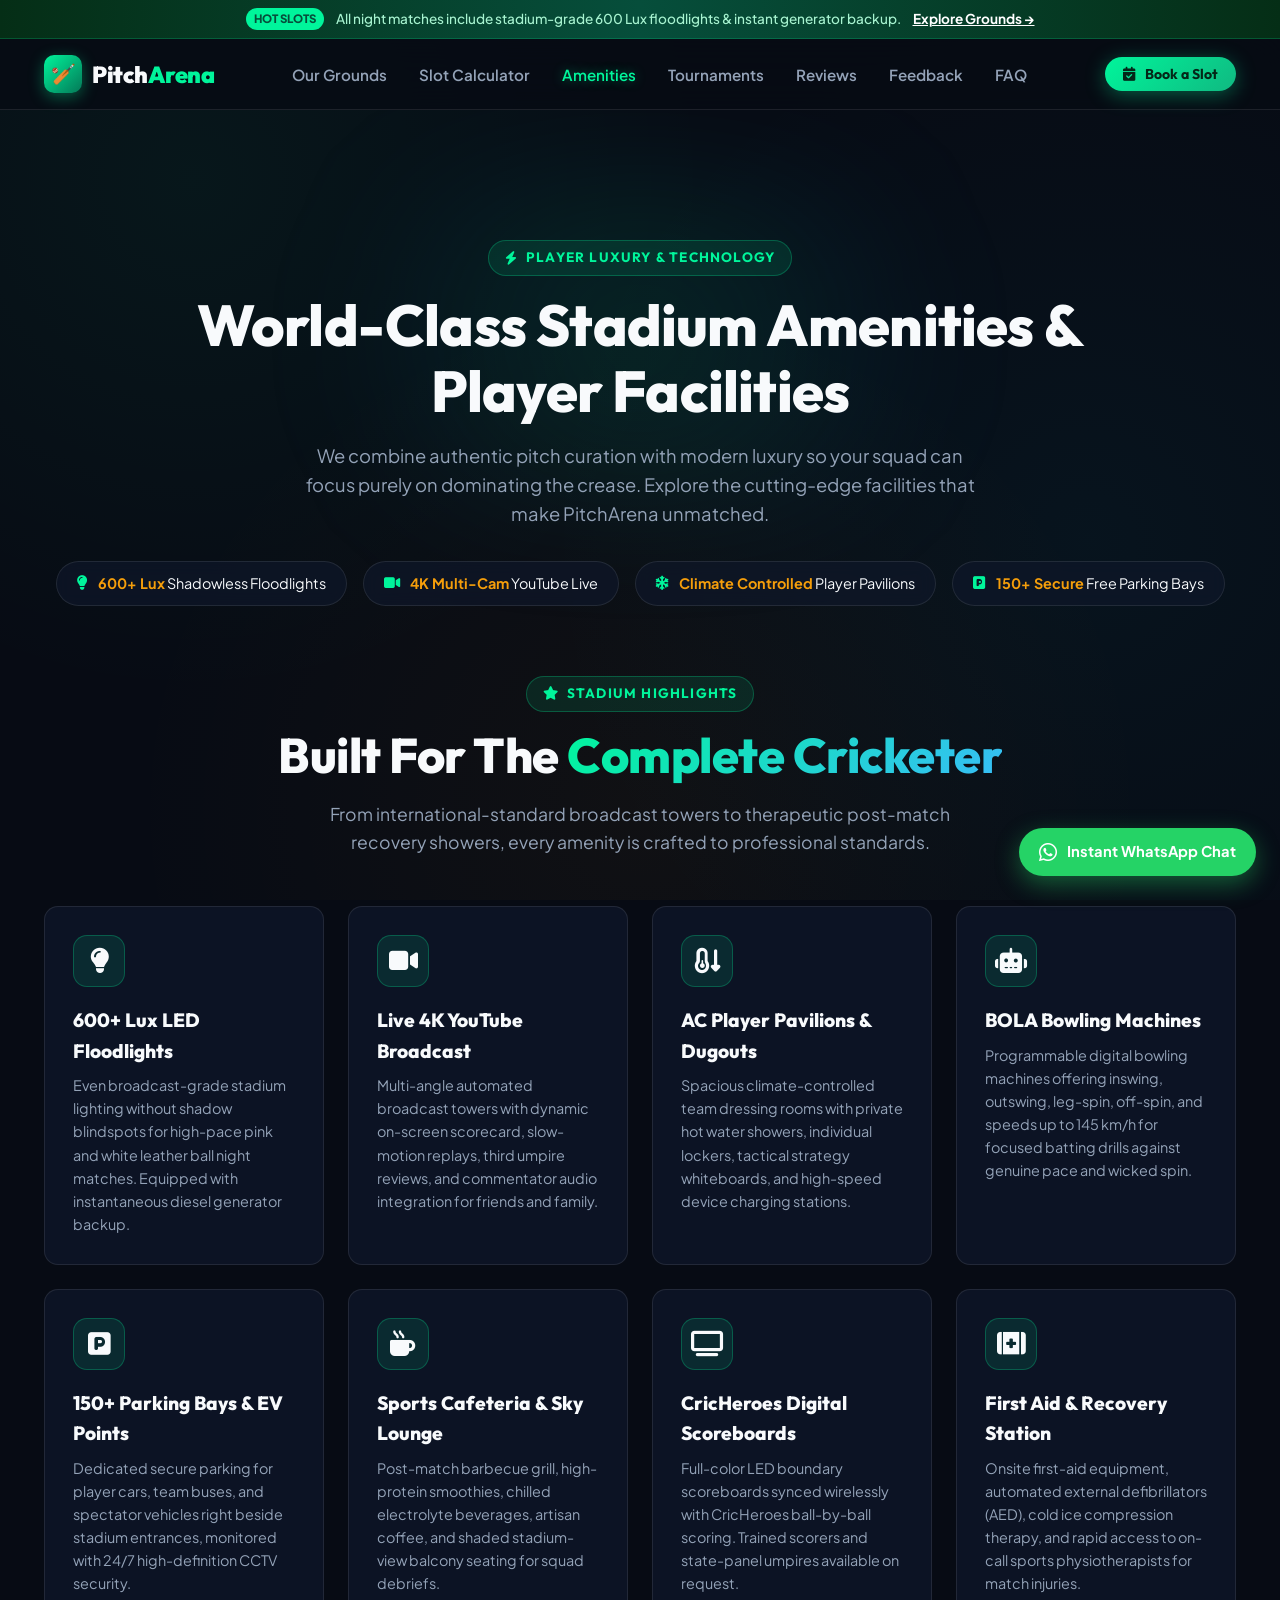
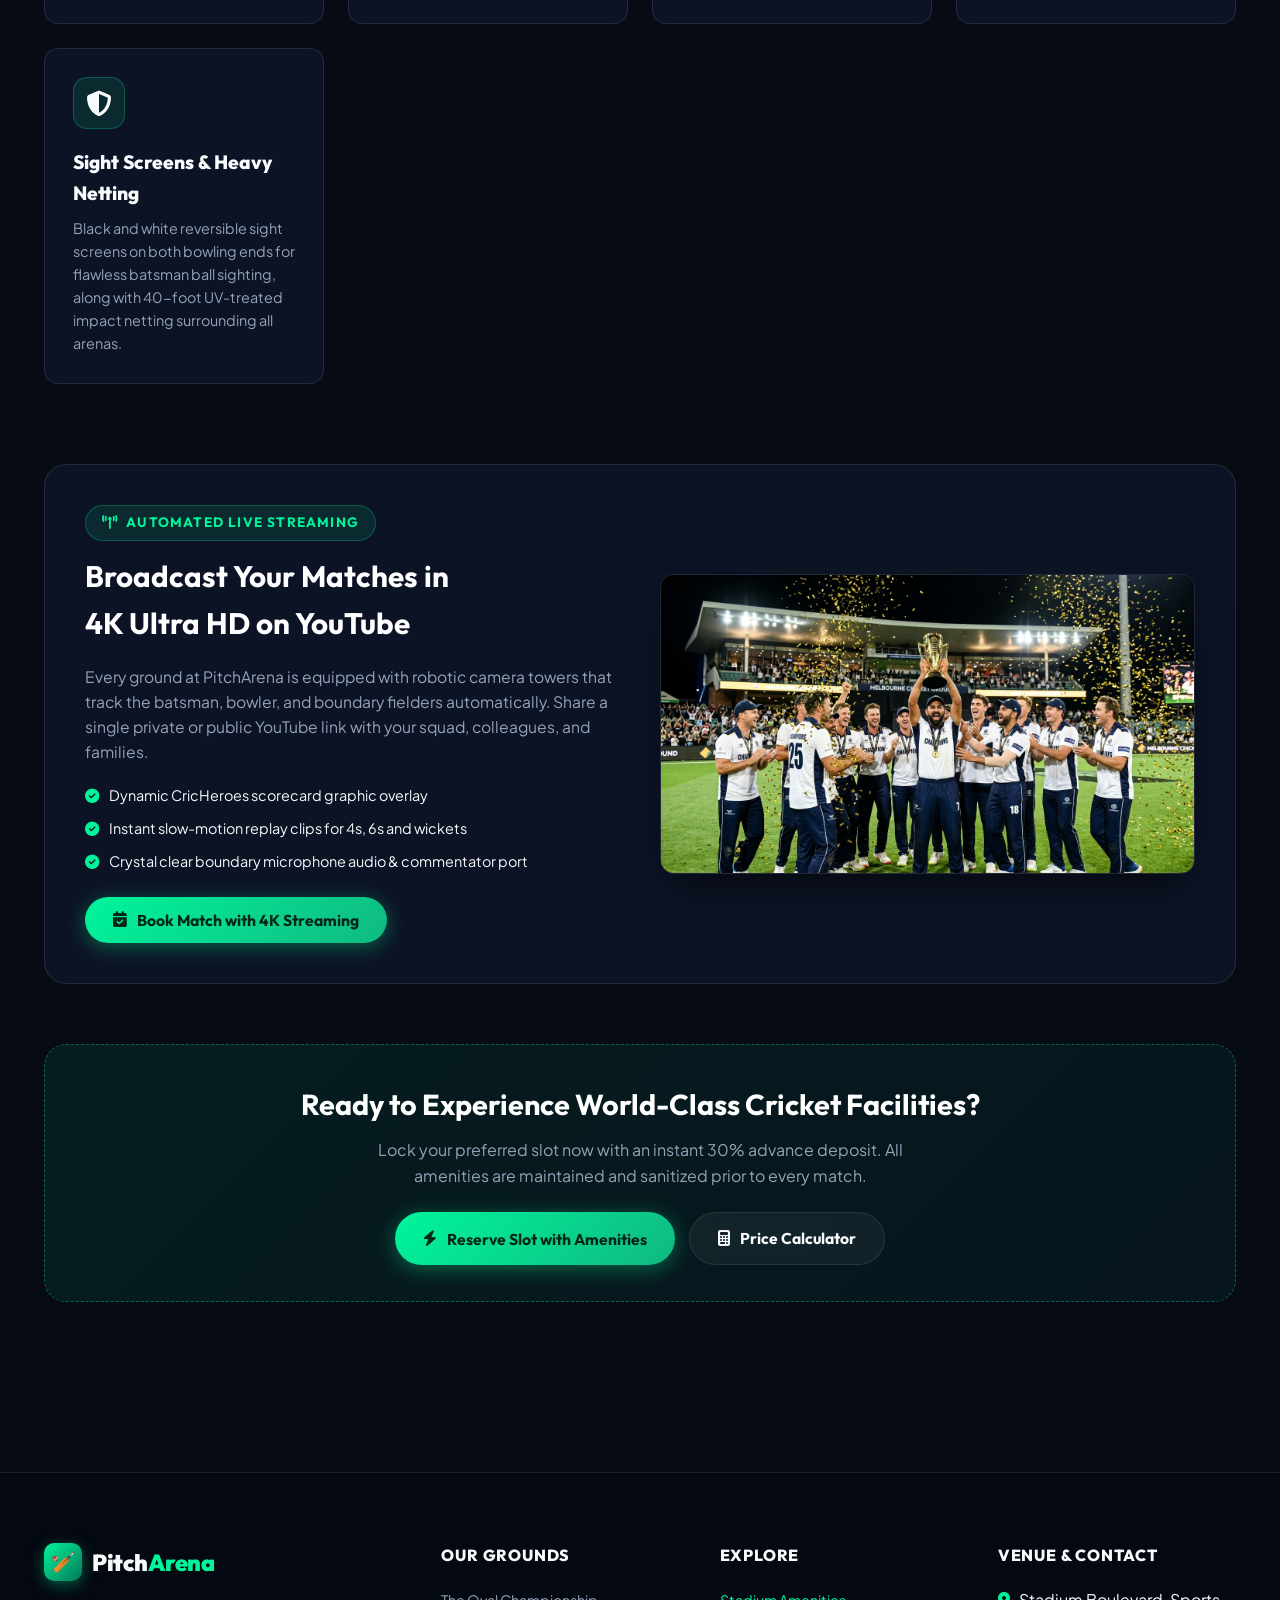
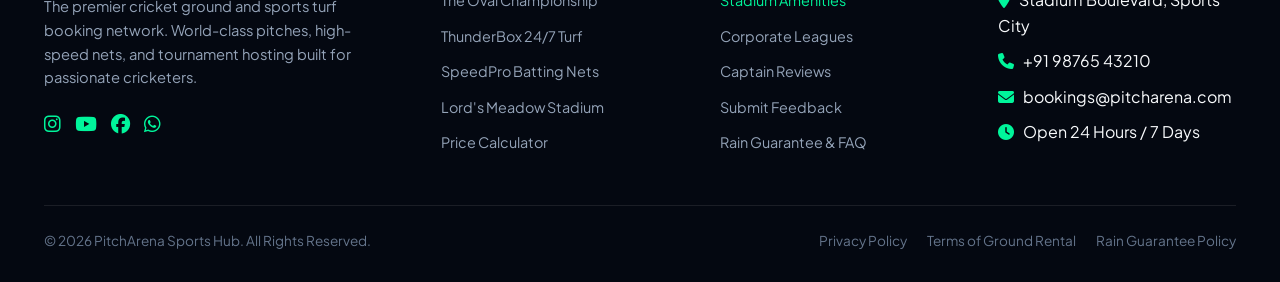
<file: amenities.html>
<!DOCTYPE html>
<html lang="en">
<head>
  <meta charset="UTF-8">
  <meta name="viewport" content="width=device-width, initial-scale=1.0">
  <title>Stadium Amenities &amp; Facilities | PitchArena World-Class Cricket</title>
  <meta name="description" content="Discover PitchArena's premier cricket amenities: 600+ Lux LED floodlights, live 4K YouTube broadcast towers, AC player dressing rooms, BOLA bowling machines, and sports cafeteria.">
  <meta name="keywords" content="cricket ground amenities, turf floodlights, cricket dressing room, live stream cricket, bowling machine, sports cafeteria">
  
  <!-- Favicon Icon -->
  <link rel="icon" href="data:image/svg+xml,<svg xmlns=%22http://www.w3.org/2000/svg%22 viewBox=%220 0 100 100%22><text y=%22.9em%22 font-size=%2290%22>🏏</text></svg>">

  <!-- Font Awesome Icons -->
  <link rel="stylesheet" href="https://cdnjs.cloudflare.com/ajax/libs/font-awesome/6.4.0/css/all.min.css">
  
  <!-- Custom Stylesheet -->
  <link rel="stylesheet" href="styles.css">
</head>
<body>

  <!-- Top Announcement Bar -->
  <div class="announcement-bar" id="announcementBar">
    <span class="badge-pulse">HOT SLOTS</span>
    <span>All night matches include stadium-grade 600 Lux floodlights &amp; instant generator backup.</span>
    <a href="grounds.html" style="text-decoration: underline; font-weight: 700; color: #fff;">Explore Grounds →</a>
  </div>

  <!-- Navbar -->
  <nav class="navbar" id="navbar">
    <div class="container nav-container">
      <a href="index.html" class="logo" id="siteLogo">
        <div class="logo-icon">🏏</div>
        <div class="logo-text">Pitch<span>Arena</span></div>
      </a>

      <ul class="nav-links" id="navLinks">
        <li><a href="grounds.html">Our Grounds</a></li>
        <li><a href="calculator.html">Slot Calculator</a></li>
        <li><a href="amenities.html" class="active">Amenities</a></li>
        <li><a href="tournaments.html">Tournaments</a></li>
        <li><a href="reviews.html">Reviews</a></li>
        <li><a href="feedback.html">Feedback</a></li>
        <li><a href="faq.html">FAQ</a></li>
      </ul>

      <div class="nav-actions">
        <button class="btn btn-primary btn-sm" id="navBookBtn" onclick="openBookingModal()">
          <i class="fa-solid fa-calendar-check"></i> Book a Slot
        </button>
        <button class="mobile-menu-toggle" id="mobileMenuBtn" aria-label="Toggle Navigation Menu">
          <i class="fa-solid fa-bars"></i>
        </button>
      </div>
    </div>
  </nav>

  <!-- Hero Header for Amenities -->
  <header class="feedback-hero" id="amenitiesHero">
    <div class="container">
      <div class="section-tag">
        <i class="fa-solid fa-bolt"></i> Player Luxury &amp; Technology
      </div>
      <h1 class="feedback-hero-headline">
        World-Class Stadium Amenities &amp; <br>
        <span class="gradient-text">Player Facilities</span>
      </h1>
      <p class="feedback-hero-lead">
        We combine authentic pitch curation with modern luxury so your squad can focus purely on dominating the crease. Explore the cutting-edge facilities that make PitchArena unmatched.
      </p>

      <div class="hero-stats-strip">
        <div class="stat-pill">
          <i class="fa-solid fa-lightbulb"></i>
          <span><strong>600+ Lux</strong> Shadowless Floodlights</span>
        </div>
        <div class="stat-pill">
          <i class="fa-solid fa-video"></i>
          <span><strong>4K Multi-Cam</strong> YouTube Live</span>
        </div>
        <div class="stat-pill">
          <i class="fa-solid fa-snowflake"></i>
          <span><strong>Climate Controlled</strong> Player Pavilions</span>
        </div>
        <div class="stat-pill">
          <i class="fa-solid fa-square-parking"></i>
          <span><strong>150+ Secure</strong> Free Parking Bays</span>
        </div>
      </div>
    </div>
  </header>

  <!-- Amenities Grid Section -->
  <main class="amenities-section" id="amenities" style="padding-top: 20px;">
    <div class="container">
      
      <div class="text-center" style="margin-bottom: 50px;">
        <div class="section-tag"><i class="fa-solid fa-star"></i> Stadium Highlights</div>
        <h2 class="section-title">Built For The <span>Complete Cricketer</span></h2>
        <p class="section-desc center-box">
          From international-standard broadcast towers to therapeutic post-match recovery showers, every amenity is crafted to professional standards.
        </p>
      </div>

      <div class="amenities-grid">
        
        <!-- Amenity 1 -->
        <div class="amenity-card">
          <div class="amenity-icon"><i class="fa-solid fa-lightbulb"></i></div>
          <h3 class="amenity-title">600+ Lux LED Floodlights</h3>
          <p class="amenity-desc">Even broadcast-grade stadium lighting without shadow blindspots for high-pace pink and white leather ball night matches. Equipped with instantaneous diesel generator backup.</p>
        </div>

        <!-- Amenity 2 -->
        <div class="amenity-card">
          <div class="amenity-icon"><i class="fa-solid fa-video"></i></div>
          <h3 class="amenity-title">Live 4K YouTube Broadcast</h3>
          <p class="amenity-desc">Multi-angle automated broadcast towers with dynamic on-screen scorecard, slow-motion replays, third umpire reviews, and commentator audio integration for friends and family.</p>
        </div>

        <!-- Amenity 3 -->
        <div class="amenity-card">
          <div class="amenity-icon"><i class="fa-solid fa-temperature-arrow-down"></i></div>
          <h3 class="amenity-title">AC Player Pavilions &amp; Dugouts</h3>
          <p class="amenity-desc">Spacious climate-controlled team dressing rooms with private hot water showers, individual lockers, tactical strategy whiteboards, and high-speed device charging stations.</p>
        </div>

        <!-- Amenity 4 -->
        <div class="amenity-card">
          <div class="amenity-icon"><i class="fa-solid fa-robot"></i></div>
          <h3 class="amenity-title">BOLA Bowling Machines</h3>
          <p class="amenity-desc">Programmable digital bowling machines offering inswing, outswing, leg-spin, off-spin, and speeds up to 145 km/h for focused batting drills against genuine pace and wicked spin.</p>
        </div>

        <!-- Amenity 5 -->
        <div class="amenity-card">
          <div class="amenity-icon"><i class="fa-solid fa-square-parking"></i></div>
          <h3 class="amenity-title">150+ Parking Bays &amp; EV Points</h3>
          <p class="amenity-desc">Dedicated secure parking for player cars, team buses, and spectator vehicles right beside stadium entrances, monitored with 24/7 high-definition CCTV security.</p>
        </div>

        <!-- Amenity 6 -->
        <div class="amenity-card">
          <div class="amenity-icon"><i class="fa-solid fa-mug-hot"></i></div>
          <h3 class="amenity-title">Sports Cafeteria &amp; Sky Lounge</h3>
          <p class="amenity-desc">Post-match barbecue grill, high-protein smoothies, chilled electrolyte beverages, artisan coffee, and shaded stadium-view balcony seating for squad debriefs.</p>
        </div>

        <!-- Amenity 7 -->
        <div class="amenity-card">
          <div class="amenity-icon"><i class="fa-solid fa-tv"></i></div>
          <h3 class="amenity-title">CricHeroes Digital Scoreboards</h3>
          <p class="amenity-desc">Full-color LED boundary scoreboards synced wirelessly with CricHeroes ball-by-ball scoring. Trained scorers and state-panel umpires available on request.</p>
        </div>

        <!-- Amenity 8 -->
        <div class="amenity-card">
          <div class="amenity-icon"><i class="fa-solid fa-kit-medical"></i></div>
          <h3 class="amenity-title">First Aid &amp; Recovery Station</h3>
          <p class="amenity-desc">Onsite first-aid equipment, automated external defibrillators (AED), cold ice compression therapy, and rapid access to on-call sports physiotherapists for match injuries.</p>
        </div>

        <!-- Amenity 9 -->
        <div class="amenity-card">
          <div class="amenity-icon"><i class="fa-solid fa-shield-halved"></i></div>
          <h3 class="amenity-title">Sight Screens &amp; Heavy Netting</h3>
          <p class="amenity-desc">Black and white reversible sight screens on both bowling ends for flawless batsman ball sighting, along with 40-foot UV-treated impact netting surrounding all arenas.</p>
        </div>

      </div>

      <!-- Feature Highlight Row -->
      <section style="margin: 80px 0 40px;">
        <div style="background: var(--bg-card); border: 1px solid var(--border-glass); border-radius: var(--radius-lg); padding: 40px; display: grid; grid-template-columns: 1fr 1fr; gap: 40px; align-items: center;" class="hero-grid">
          <div>
            <div class="section-tag" style="margin-bottom: 12px;"><i class="fa-solid fa-tower-broadcast"></i> Automated Live Streaming</div>
            <h3 style="font-family: var(--font-heading); font-size: 1.85rem; color: #fff; margin-bottom: 16px;">
              Broadcast Your Matches in <br><span class="gradient-text">4K Ultra HD on YouTube</span>
            </h3>
            <p style="color: var(--text-secondary); font-size: 0.98rem; line-height: 1.6; margin-bottom: 20px;">
              Every ground at PitchArena is equipped with robotic camera towers that track the batsman, bowler, and boundary fielders automatically. Share a single private or public YouTube link with your squad, colleagues, and families.
            </p>
            <ul style="list-style: none; display: flex; flex-direction: column; gap: 10px; font-size: 0.9rem; color: var(--text-main); margin-bottom: 24px;">
              <li><i class="fa-solid fa-circle-check" style="color: var(--accent-neon); margin-right: 8px;"></i> Dynamic CricHeroes scorecard graphic overlay</li>
              <li><i class="fa-solid fa-circle-check" style="color: var(--accent-neon); margin-right: 8px;"></i> Instant slow-motion replay clips for 4s, 6s and wickets</li>
              <li><i class="fa-solid fa-circle-check" style="color: var(--accent-neon); margin-right: 8px;"></i> Crystal clear boundary microphone audio &amp; commentator port</li>
            </ul>
            <button class="btn btn-primary" onclick="openBookingModal()">
              <i class="fa-solid fa-calendar-check"></i> Book Match with 4K Streaming
            </button>
          </div>

          <div style="border-radius: var(--radius-md); overflow: hidden; border: 1px solid var(--border-glass); box-shadow: var(--card-shadow);">
            <img src="assets/images/tournament_pavilion.jpg" alt="Championship Pavilion and Live Stream Setup" style="width: 100%; height: 100%; object-fit: cover;">
          </div>
        </div>
      </section>

      <!-- CTA Card -->
      <div style="background: linear-gradient(135deg, rgba(0, 245, 155, 0.08) 0%, rgba(6, 182, 212, 0.06) 100%); border: 1px dashed rgba(0, 245, 155, 0.35); border-radius: var(--radius-lg); padding: 36px; margin: 60px 0 80px; text-align: center;">
        <h3 style="font-family: var(--font-heading); font-size: 1.8rem; color: #fff; margin-bottom: 10px;">
          Ready to Experience World-Class Cricket Facilities?
        </h3>
        <p style="color: var(--text-secondary); font-size: 1rem; max-width: 600px; margin: 0 auto 24px;">
          Lock your preferred slot now with an instant 30% advance deposit. All amenities are maintained and sanitized prior to every match.
        </p>
        <div style="display: flex; gap: 14px; justify-content: center; flex-wrap: wrap;">
          <button class="btn btn-primary" onclick="openBookingModal()">
            <i class="fa-solid fa-bolt"></i> Reserve Slot with Amenities
          </button>
          <a href="calculator.html" class="btn btn-outline">
            <i class="fa-solid fa-calculator"></i> Price Calculator
          </a>
        </div>
      </div>

    </div>
  </main>

  <!-- Footer -->
  <footer class="site-footer">
    <div class="container">
      <div class="footer-grid">
        <div class="footer-brand">
          <a href="index.html" class="logo">
            <div class="logo-icon">🏏</div>
            <div class="logo-text">Pitch<span>Arena</span></div>
          </a>
          <p>The premier cricket ground and sports turf booking network. World-class pitches, high-speed nets, and tournament hosting built for passionate cricketers.</p>
          <div style="margin-top: 18px; display: flex; gap: 14px; font-size: 1.2rem; color: var(--accent-neon);">
            <a href="#" aria-label="Instagram"><i class="fa-brands fa-instagram"></i></a>
            <a href="#" aria-label="YouTube"><i class="fa-brands fa-youtube"></i></a>
            <a href="#" aria-label="Facebook"><i class="fa-brands fa-facebook"></i></a>
            <a href="#" aria-label="WhatsApp"><i class="fa-brands fa-whatsapp"></i></a>
          </div>
        </div>

        <div class="footer-col">
          <h4>Our Grounds</h4>
          <ul class="footer-links">
            <li><a href="grounds.html">The Oval Championship</a></li>
            <li><a href="grounds.html">ThunderBox 24/7 Turf</a></li>
            <li><a href="grounds.html">SpeedPro Batting Nets</a></li>
            <li><a href="grounds.html">Lord's Meadow Stadium</a></li>
            <li><a href="calculator.html">Price Calculator</a></li>
          </ul>
        </div>

        <div class="footer-col">
          <h4>Explore</h4>
          <ul class="footer-links">
            <li><a href="amenities.html" style="color: var(--accent-neon);">Stadium Amenities</a></li>
            <li><a href="tournaments.html">Corporate Leagues</a></li>
            <li><a href="reviews.html">Captain Reviews</a></li>
            <li><a href="feedback.html">Submit Feedback</a></li>
            <li><a href="faq.html">Rain Guarantee &amp; FAQ</a></li>
          </ul>
        </div>

        <div class="footer-col">
          <h4>Venue &amp; Contact</h4>
          <ul class="footer-links">
            <li><i class="fa-solid fa-location-dot" style="color: var(--accent-neon); margin-right: 6px;"></i> Stadium Boulevard, Sports City</li>
            <li><i class="fa-solid fa-phone" style="color: var(--accent-neon); margin-right: 6px;"></i> +91 98765 43210</li>
            <li><i class="fa-solid fa-envelope" style="color: var(--accent-neon); margin-right: 6px;"></i> bookings@pitcharena.com</li>
            <li><i class="fa-solid fa-clock" style="color: var(--accent-neon); margin-right: 6px;"></i> Open 24 Hours / 7 Days</li>
          </ul>
        </div>
      </div>

      <div class="footer-bottom">
        <div>&copy; 2026 PitchArena Sports Hub. All Rights Reserved.</div>
        <div style="display: flex; gap: 20px;">
          <a href="#">Privacy Policy</a>
          <a href="#">Terms of Ground Rental</a>
          <a href="faq.html">Rain Guarantee Policy</a>
        </div>
      </div>
    </div>
  </footer>

  <!-- Floating WhatsApp -->
  <a href="https://wa.me/919876543210?text=Hi%20PitchArena,%20I%20have%20an%20amenities%20question" target="_blank" class="floating-contact-btn" id="floatingWhatsapp">
    <i class="fa-brands fa-whatsapp" style="font-size: 1.3rem;"></i>
    <span>Instant WhatsApp Chat</span>
  </a>

  <!-- Booking Modal -->
  <div class="modal-backdrop" id="bookingModal" onclick="handleBackdropClick(event, 'bookingModal')">
    <div class="modal-dialog">
      <div class="modal-header">
        <h3 class="modal-title" id="bookingModalTitle">Reserve Cricket Slot</h3>
        <button class="modal-close-btn" onclick="closeModal('bookingModal')">&times;</button>
      </div>

      <div class="modal-body" id="bookingModalBody">
        <form id="bookingForm" onsubmit="submitBooking(event)">
          <div class="modal-form-grid">
            <div class="form-group form-field-full">
              <label for="bookGroundSelect">Selected Ground / Venue</label>
              <select id="bookGroundSelect" required onchange="syncModalPricing()">
                <option value="oval">The Oval Championship Stadium (₹4,500/hr)</option>
                <option value="thunderbox">ThunderBox 24/7 Turf (₹1,400/hr)</option>
                <option value="speedpro">SpeedPro Batting Nets &amp; RoboArm (₹800/hr)</option>
                <option value="lords">Lord's Meadow Stadium (₹5,000/hr)</option>
              </select>
            </div>

            <div class="form-group">
              <label for="bookDate">Match Date</label>
              <input type="date" id="bookDate" required>
            </div>

            <div class="form-group">
              <label for="bookTimeSlot">Preferred Slot</label>
              <select id="bookTimeSlot" required onchange="syncModalPricing()">
                <option value="morning">Morning (06:00 AM - 10:00 AM)</option>
                <option value="afternoon">Afternoon (02:00 PM - 06:00 PM)</option>
                <option value="night" selected>Night Floodlights (06:00 PM - 10:00 PM)</option>
                <option value="midnight">Midnight Derby (10:00 PM - 02:00 AM)</option>
              </select>
            </div>

            <div class="form-group">
              <label for="bookDuration">Duration (Hours)</label>
              <select id="bookDuration" required onchange="syncModalPricing()">
                <option value="2">2 Hours (Quick Match)</option>
                <option value="4" selected>4 Hours (Standard 20-Over)</option>
                <option value="6">6 Hours (Double Match)</option>
                <option value="8">8 Hours (Full Day League)</option>
              </select>
            </div>

            <div class="form-group">
              <label for="bookCaptainName">Captain / Organizer Name</label>
              <input type="text" id="bookCaptainName" placeholder="Full Name" required>
            </div>

            <div class="form-group">
              <label for="bookTeamName">Team / Club Name</label>
              <input type="text" id="bookTeamName" placeholder="e.g. Bangalore Strikers" required>
            </div>

            <div class="form-group">
              <label for="bookPhone">WhatsApp / Mobile Number</label>
              <input type="tel" id="bookPhone" placeholder="+91 98765 00000" required>
            </div>

            <div class="form-group">
              <label for="bookEmail">Email Address</label>
              <input type="email" id="bookEmail" placeholder="captain@team.com" required>
            </div>

            <div class="form-group form-field-full">
              <label for="bookNotes">Special Requests (Umpires, Live Stream, Custom rules)</label>
              <textarea id="bookNotes" rows="2" placeholder="Mention if you require live commentary, video recording, or extra jersey bibs..."></textarea>
            </div>
          </div>

          <!-- Dynamic Quote Box in Modal -->
          <div class="booking-confirm-box">
            <div class="confirm-item">
              <span>Estimated Rental Total:</span>
              <strong id="modalTotalAmount">₹18,000</strong>
            </div>
            <div class="confirm-item">
              <span>Advance to Lock Slot (30%):</span>
              <strong id="modalAdvanceAmount">₹5,400</strong>
            </div>
            <div class="confirm-item">
              <span>Slot Status:</span>
              <span style="color: var(--accent-neon); font-weight: 700;">● Available for Instant Lock</span>
            </div>
          </div>

          <button type="submit" class="btn btn-primary" style="width: 100%;">
            <i class="fa-solid fa-lock"></i> Confirm &amp; Lock Slot Now
          </button>
        </form>
      </div>
    </div>
  </div>

  <!-- Toast Notification Center -->
  <div class="toast-container" id="toastContainer"></div>

  <!-- Main Scripts -->
  <script src="script.js"></script>
</body>
</html>
</file>
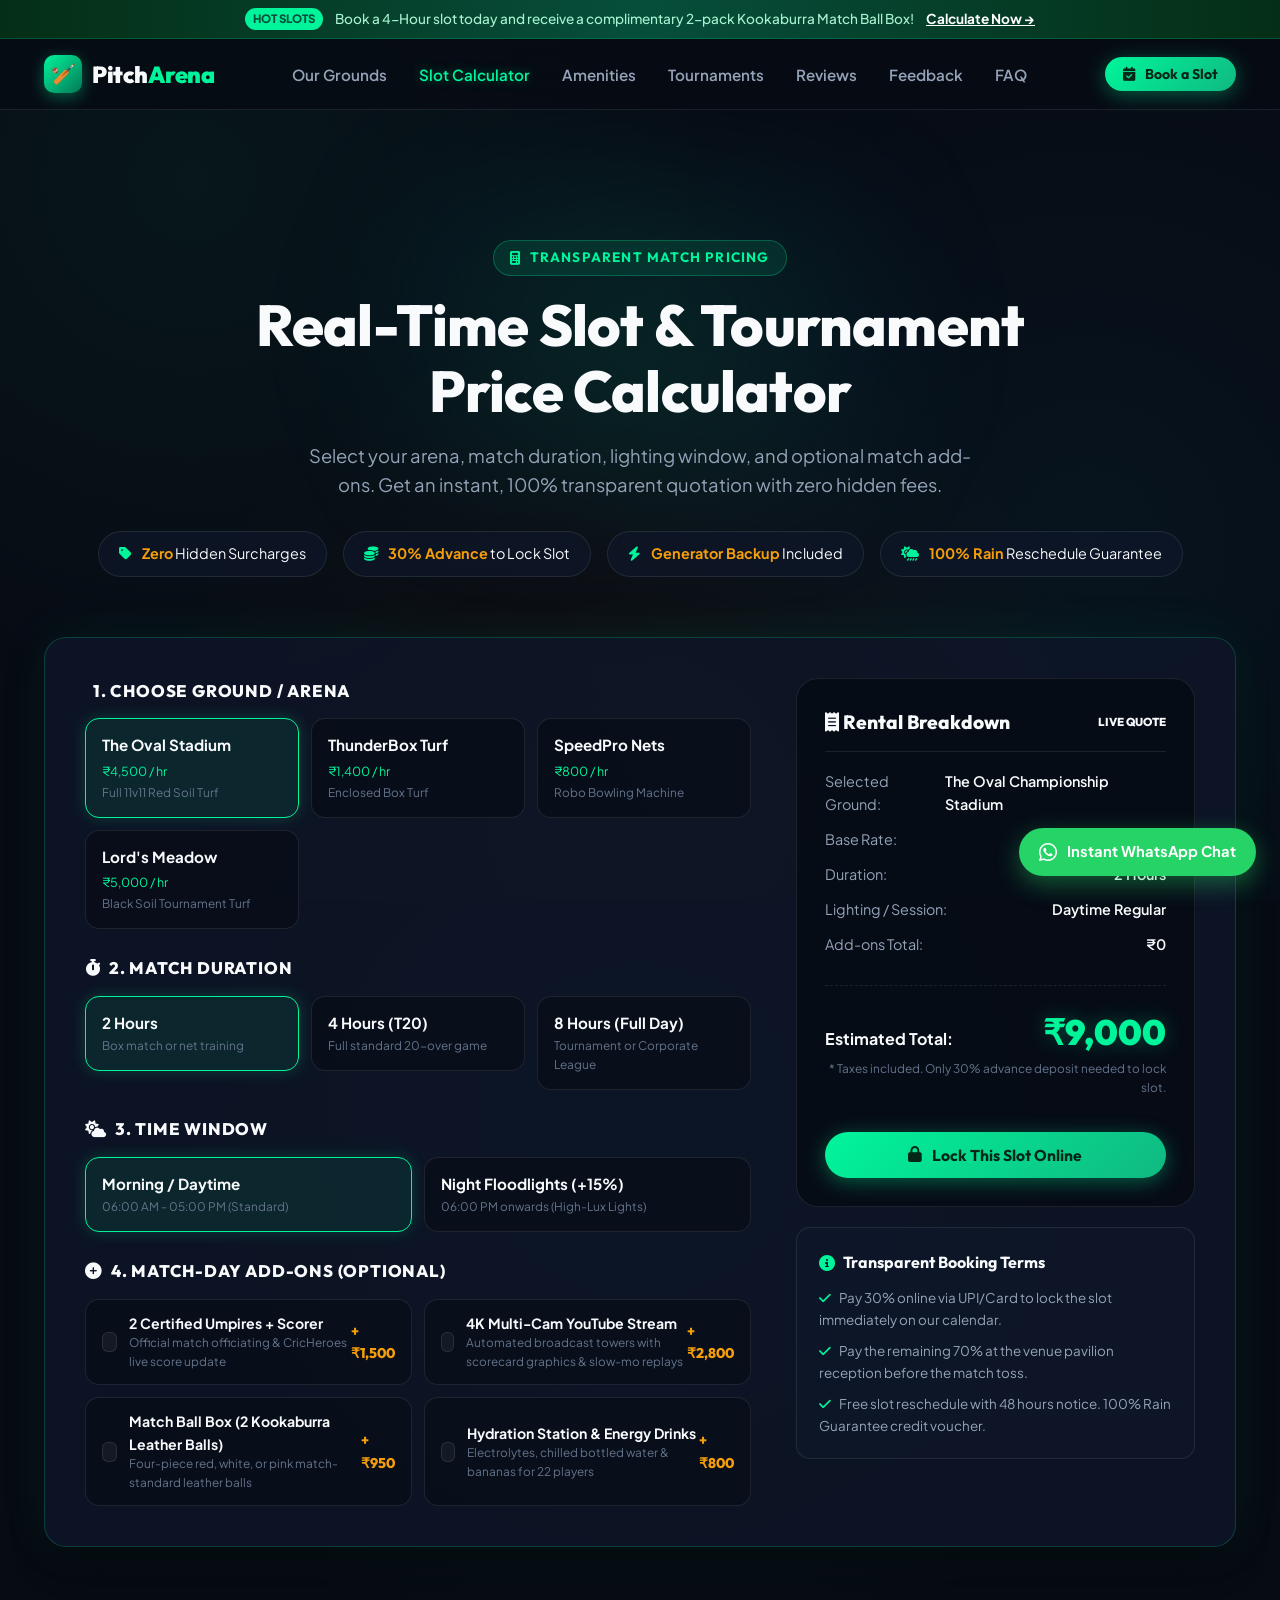
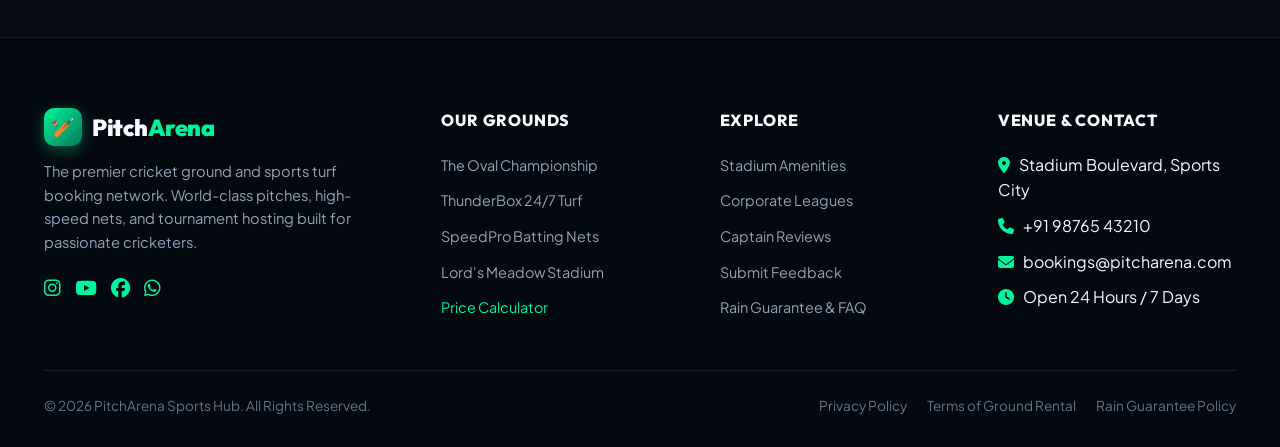
<file: calculator.html>
<!DOCTYPE html>
<html lang="en">
<head>
  <meta charset="UTF-8">
  <meta name="viewport" content="width=device-width, initial-scale=1.0">
  <title>Slot Price Calculator &amp; Live Quote | PitchArena Cricket Rentals</title>
  <meta name="description" content="Calculate real-time ground rental prices for PitchArena cricket stadiums, floodlight box cricket arenas, and batting nets. Instant breakdown with add-ons and advance deposit estimate.">
  <meta name="keywords" content="cricket ground price calculator, turf booking cost, rent cricket pitch rates, box cricket rates, pitcharena price">
  
  <!-- Favicon Icon -->
  <link rel="icon" href="data:image/svg+xml,<svg xmlns=%22http://www.w3.org/2000/svg%22 viewBox=%220 0 100 100%22><text y=%22.9em%22 font-size=%2290%22>🏏</text></svg>">

  <!-- Font Awesome Icons -->
  <link rel="stylesheet" href="https://cdnjs.cloudflare.com/ajax/libs/font-awesome/6.4.0/css/all.min.css">
  
  <!-- Custom Stylesheet -->
  <link rel="stylesheet" href="styles.css">
</head>
<body>

  <!-- Top Announcement Bar -->
  <div class="announcement-bar" id="announcementBar">
    <span class="badge-pulse">HOT SLOTS</span>
    <span>Book a 4-Hour slot today and receive a complimentary 2-pack Kookaburra Match Ball Box!</span>
    <a href="#calculator" style="text-decoration: underline; font-weight: 700; color: #fff;">Calculate Now →</a>
  </div>

  <!-- Navbar -->
  <nav class="navbar" id="navbar">
    <div class="container nav-container">
      <a href="index.html" class="logo" id="siteLogo">
        <div class="logo-icon">🏏</div>
        <div class="logo-text">Pitch<span>Arena</span></div>
      </a>

      <ul class="nav-links" id="navLinks">
        <li><a href="grounds.html">Our Grounds</a></li>
        <li><a href="calculator.html" class="active">Slot Calculator</a></li>
        <li><a href="amenities.html">Amenities</a></li>
        <li><a href="tournaments.html">Tournaments</a></li>
        <li><a href="reviews.html">Reviews</a></li>
        <li><a href="feedback.html">Feedback</a></li>
        <li><a href="faq.html">FAQ</a></li>
      </ul>

      <div class="nav-actions">
        <button class="btn btn-primary btn-sm" id="navBookBtn" onclick="openBookingModal()">
          <i class="fa-solid fa-calendar-check"></i> Book a Slot
        </button>
        <button class="mobile-menu-toggle" id="mobileMenuBtn" aria-label="Toggle Navigation Menu">
          <i class="fa-solid fa-bars"></i>
        </button>
      </div>
    </div>
  </nav>

  <!-- Hero Header for Calculator -->
  <header class="feedback-hero" id="calcHero">
    <div class="container">
      <div class="section-tag">
        <i class="fa-solid fa-calculator"></i> Transparent Match Pricing
      </div>
      <h1 class="feedback-hero-headline">
        Real-Time Slot &amp; Tournament <br>
        <span class="gradient-text">Price Calculator</span>
      </h1>
      <p class="feedback-hero-lead">
        Select your arena, match duration, lighting window, and optional match add-ons. Get an instant, 100% transparent quotation with zero hidden fees.
      </p>

      <div class="hero-stats-strip">
        <div class="stat-pill">
          <i class="fa-solid fa-tag"></i>
          <span><strong>Zero</strong> Hidden Surcharges</span>
        </div>
        <div class="stat-pill">
          <i class="fa-solid fa-coins"></i>
          <span><strong>30% Advance</strong> to Lock Slot</span>
        </div>
        <div class="stat-pill">
          <i class="fa-solid fa-bolt"></i>
          <span><strong>Generator Backup</strong> Included</span>
        </div>
        <div class="stat-pill">
          <i class="fa-solid fa-cloud-sun-rain"></i>
          <span><strong>100% Rain</strong> Reschedule Guarantee</span>
        </div>
      </div>
    </div>
  </header>

  <!-- Interactive Live Slot & Price Calculator Section -->
  <main class="calculator-section" id="calculator" style="padding-top: 10px;">
    <div class="container">
      
      <div class="calc-card">
        <div class="calc-grid">
          
          <!-- Left Options Configurator -->
          <div class="calc-inputs">
            
            <!-- Ground Selection -->
            <div class="calc-group-title"><i class="fa-solid fa-stadium"></i> 1. Choose Ground / Arena</div>
            <div class="calc-option-grid">
              <label class="calc-radio-card">
                <input type="radio" name="calcGround" value="oval" data-rate="4500" checked onchange="recalculatePrice()">
                <div class="calc-radio-label">
                  <span class="name">The Oval Stadium</span>
                  <span class="price-hint">₹4,500 / hr</span>
                  <span class="desc">Full 11v11 Red Soil Turf</span>
                </div>
              </label>

              <label class="calc-radio-card">
                <input type="radio" name="calcGround" value="thunderbox" data-rate="1400" onchange="recalculatePrice()">
                <div class="calc-radio-label">
                  <span class="name">ThunderBox Turf</span>
                  <span class="price-hint">₹1,400 / hr</span>
                  <span class="desc">Enclosed Box Turf</span>
                </div>
              </label>

              <label class="calc-radio-card">
                <input type="radio" name="calcGround" value="speedpro" data-rate="800" onchange="recalculatePrice()">
                <div class="calc-radio-label">
                  <span class="name">SpeedPro Nets</span>
                  <span class="price-hint">₹800 / hr</span>
                  <span class="desc">Robo Bowling Machine</span>
                </div>
              </label>

              <label class="calc-radio-card">
                <input type="radio" name="calcGround" value="lords" data-rate="5000" onchange="recalculatePrice()">
                <div class="calc-radio-label">
                  <span class="name">Lord's Meadow</span>
                  <span class="price-hint">₹5,000 / hr</span>
                  <span class="desc">Black Soil Tournament Turf</span>
                </div>
              </label>
            </div>

            <!-- Duration Selection -->
            <div class="calc-group-title"><i class="fa-solid fa-stopwatch"></i> 2. Match Duration</div>
            <div class="calc-option-grid">
              <label class="calc-radio-card">
                <input type="radio" name="calcDuration" value="2" data-hours="2" checked onchange="recalculatePrice()">
                <div class="calc-radio-label">
                  <span class="name">2 Hours</span>
                  <span class="desc">Box match or net training</span>
                </div>
              </label>

              <label class="calc-radio-card">
                <input type="radio" name="calcDuration" value="4" data-hours="4" onchange="recalculatePrice()">
                <div class="calc-radio-label">
                  <span class="name">4 Hours (T20)</span>
                  <span class="desc">Full standard 20-over game</span>
                </div>
              </label>

              <label class="calc-radio-card">
                <input type="radio" name="calcDuration" value="8" data-hours="8" onchange="recalculatePrice()">
                <div class="calc-radio-label">
                  <span class="name">8 Hours (Full Day)</span>
                  <span class="desc">Tournament or Corporate League</span>
                </div>
              </label>
            </div>

            <!-- Time Slot & Floodlight Selection -->
            <div class="calc-group-title"><i class="fa-solid fa-cloud-sun"></i> 3. Time Window</div>
            <div class="calc-option-grid">
              <label class="calc-radio-card">
                <input type="radio" name="calcTime" value="day" data-multiplier="1.0" checked onchange="recalculatePrice()">
                <div class="calc-radio-label">
                  <span class="name">Morning / Daytime</span>
                  <span class="desc">06:00 AM - 05:00 PM (Standard)</span>
                </div>
              </label>

              <label class="calc-radio-card">
                <input type="radio" name="calcTime" value="night" data-multiplier="1.15" onchange="recalculatePrice()">
                <div class="calc-radio-label">
                  <span class="name">Night Floodlights (+15%)</span>
                  <span class="desc">06:00 PM onwards (High-Lux Lights)</span>
                </div>
              </label>
            </div>

            <!-- Add-ons Selection -->
            <div class="calc-group-title"><i class="fa-solid fa-plus-circle"></i> 4. Match-Day Add-ons (Optional)</div>
            <div class="addons-list">
              
              <div class="addon-card" id="addon-umpires" onclick="toggleAddon('umpires', 1500)">
                <div class="addon-info">
                  <div class="addon-custom-chk"><i class="fa-solid fa-check"></i></div>
                  <div class="addon-text">
                    <div class="name">2 Certified Umpires + Scorer</div>
                    <div class="desc">Official match officiating &amp; CricHeroes live score update</div>
                  </div>
                </div>
                <div class="addon-price">+₹1,500</div>
              </div>

              <div class="addon-card" id="addon-stream" onclick="toggleAddon('stream', 2800)">
                <div class="addon-info">
                  <div class="addon-custom-chk"><i class="fa-solid fa-check"></i></div>
                  <div class="addon-text">
                    <div class="name">4K Multi-Cam YouTube Stream</div>
                    <div class="desc">Automated broadcast towers with scorecard graphics &amp; slow-mo replays</div>
                  </div>
                </div>
                <div class="addon-price">+₹2,800</div>
              </div>

              <div class="addon-card" id="addon-balls" onclick="toggleAddon('balls', 950)">
                <div class="addon-info">
                  <div class="addon-custom-chk"><i class="fa-solid fa-check"></i></div>
                  <div class="addon-text">
                    <div class="name">Match Ball Box (2 Kookaburra Leather Balls)</div>
                    <div class="desc">Four-piece red, white, or pink match-standard leather balls</div>
                  </div>
                </div>
                <div class="addon-price">+₹950</div>
              </div>

              <div class="addon-card" id="addon-refreshments" onclick="toggleAddon('refreshments', 800)">
                <div class="addon-info">
                  <div class="addon-custom-chk"><i class="fa-solid fa-check"></i></div>
                  <div class="addon-text">
                    <div class="name">Hydration Station &amp; Energy Drinks</div>
                    <div class="desc">Electrolytes, chilled bottled water &amp; bananas for 22 players</div>
                  </div>
                </div>
                <div class="addon-price">+₹800</div>
              </div>

            </div>

          </div>

          <!-- Right Real-time Calculation Summary -->
          <div class="calc-summary-wrapper">
            <div class="calc-receipt">
              <div class="receipt-title">
                <span><i class="fa-solid fa-receipt"></i> Rental Breakdown</span>
                <span class="badge-pulse" style="font-size: 0.72rem;">LIVE QUOTE</span>
              </div>

              <div class="receipt-rows">
                <div class="receipt-row">
                  <span>Selected Ground:</span>
                  <span class="val" id="summaryGround">The Oval Championship</span>
                </div>
                <div class="receipt-row">
                  <span>Base Rate:</span>
                  <span class="val" id="summaryRate">₹4,500 / hr</span>
                </div>
                <div class="receipt-row">
                  <span>Duration:</span>
                  <span class="val" id="summaryDuration">2 Hours</span>
                </div>
                <div class="receipt-row">
                  <span>Lighting / Session:</span>
                  <span class="val" id="summaryLighting">Daytime Regular</span>
                </div>
                <div class="receipt-row">
                  <span>Add-ons Total:</span>
                  <span class="val" id="summaryAddons">₹0</span>
                </div>
              </div>

              <div class="receipt-total-divider">
                <span class="total-label">Estimated Total:</span>
                <span class="total-amount" id="summaryTotal">₹9,000</span>
              </div>
              <div class="tax-note">* Taxes included. Only 30% advance deposit needed to lock slot.</div>

              <button class="btn btn-primary" style="width: 100%; margin-top: 10px;" onclick="proceedFromCalculator()">
                <i class="fa-solid fa-lock"></i> Lock This Slot Online
              </button>
            </div>

            <!-- Transparency Features Card -->
            <div style="background: rgba(15, 23, 42, 0.7); border: 1px solid var(--border-glass); border-radius: var(--radius-md); padding: 22px; margin-top: 20px;">
              <h4 style="font-family: var(--font-heading); font-size: 1rem; color: var(--text-main); margin-bottom: 12px; display: flex; align-items: center; gap: 8px;">
                <i class="fa-solid fa-circle-info" style="color: var(--accent-neon);"></i> Transparent Booking Terms
              </h4>
              <ul style="list-style: none; display: flex; flex-direction: column; gap: 10px; font-size: 0.84rem; color: var(--text-secondary);">
                <li><i class="fa-solid fa-check" style="color: var(--accent-neon); margin-right: 6px;"></i> Pay 30% online via UPI/Card to lock the slot immediately on our calendar.</li>
                <li><i class="fa-solid fa-check" style="color: var(--accent-neon); margin-right: 6px;"></i> Pay the remaining 70% at the venue pavilion reception before the match toss.</li>
                <li><i class="fa-solid fa-check" style="color: var(--accent-neon); margin-right: 6px;"></i> Free slot reschedule with 48 hours notice. 100% Rain Guarantee credit voucher.</li>
              </ul>
            </div>

          </div>

        </div>
      </div>

    </div>
  </main>

  <!-- Footer -->
  <footer class="site-footer">
    <div class="container">
      <div class="footer-grid">
        <div class="footer-brand">
          <a href="index.html" class="logo">
            <div class="logo-icon">🏏</div>
            <div class="logo-text">Pitch<span>Arena</span></div>
          </a>
          <p>The premier cricket ground and sports turf booking network. World-class pitches, high-speed nets, and tournament hosting built for passionate cricketers.</p>
          <div style="margin-top: 18px; display: flex; gap: 14px; font-size: 1.2rem; color: var(--accent-neon);">
            <a href="#" aria-label="Instagram"><i class="fa-brands fa-instagram"></i></a>
            <a href="#" aria-label="YouTube"><i class="fa-brands fa-youtube"></i></a>
            <a href="#" aria-label="Facebook"><i class="fa-brands fa-facebook"></i></a>
            <a href="#" aria-label="WhatsApp"><i class="fa-brands fa-whatsapp"></i></a>
          </div>
        </div>

        <div class="footer-col">
          <h4>Our Grounds</h4>
          <ul class="footer-links">
            <li><a href="grounds.html">The Oval Championship</a></li>
            <li><a href="grounds.html">ThunderBox 24/7 Turf</a></li>
            <li><a href="grounds.html">SpeedPro Batting Nets</a></li>
            <li><a href="grounds.html">Lord's Meadow Stadium</a></li>
            <li><a href="calculator.html" style="color: var(--accent-neon);">Price Calculator</a></li>
          </ul>
        </div>

        <div class="footer-col">
          <h4>Explore</h4>
          <ul class="footer-links">
            <li><a href="amenities.html">Stadium Amenities</a></li>
            <li><a href="tournaments.html">Corporate Leagues</a></li>
            <li><a href="reviews.html">Captain Reviews</a></li>
            <li><a href="feedback.html">Submit Feedback</a></li>
            <li><a href="faq.html">Rain Guarantee &amp; FAQ</a></li>
          </ul>
        </div>

        <div class="footer-col">
          <h4>Venue &amp; Contact</h4>
          <ul class="footer-links">
            <li><i class="fa-solid fa-location-dot" style="color: var(--accent-neon); margin-right: 6px;"></i> Stadium Boulevard, Sports City</li>
            <li><i class="fa-solid fa-phone" style="color: var(--accent-neon); margin-right: 6px;"></i> +91 98765 43210</li>
            <li><i class="fa-solid fa-envelope" style="color: var(--accent-neon); margin-right: 6px;"></i> bookings@pitcharena.com</li>
            <li><i class="fa-solid fa-clock" style="color: var(--accent-neon); margin-right: 6px;"></i> Open 24 Hours / 7 Days</li>
          </ul>
        </div>
      </div>

      <div class="footer-bottom">
        <div>&copy; 2026 PitchArena Sports Hub. All Rights Reserved.</div>
        <div style="display: flex; gap: 20px;">
          <a href="#">Privacy Policy</a>
          <a href="#">Terms of Ground Rental</a>
          <a href="faq.html">Rain Guarantee Policy</a>
        </div>
      </div>
    </div>
  </footer>

  <!-- Floating WhatsApp -->
  <a href="https://wa.me/919876543210?text=Hi%20PitchArena,%20I%20have%20a%20pricing%20question" target="_blank" class="floating-contact-btn" id="floatingWhatsapp">
    <i class="fa-brands fa-whatsapp" style="font-size: 1.3rem;"></i>
    <span>Instant WhatsApp Chat</span>
  </a>

  <!-- Booking Modal -->
  <div class="modal-backdrop" id="bookingModal" onclick="handleBackdropClick(event, 'bookingModal')">
    <div class="modal-dialog">
      <div class="modal-header">
        <h3 class="modal-title" id="bookingModalTitle">Reserve Cricket Slot</h3>
        <button class="modal-close-btn" onclick="closeModal('bookingModal')">&times;</button>
      </div>

      <div class="modal-body" id="bookingModalBody">
        <form id="bookingForm" onsubmit="submitBooking(event)">
          <div class="modal-form-grid">
            
            <div class="form-group form-field-full">
              <label for="bookGroundSelect">Selected Ground / Venue</label>
              <select id="bookGroundSelect" required onchange="syncModalPricing()">
                <option value="oval">The Oval Championship Stadium (₹4,500/hr)</option>
                <option value="thunderbox">ThunderBox 24/7 Turf (₹1,400/hr)</option>
                <option value="speedpro">SpeedPro Batting Nets &amp; RoboArm (₹800/hr)</option>
                <option value="lords">Lord's Meadow Stadium (₹5,000/hr)</option>
              </select>
            </div>

            <div class="form-group">
              <label for="bookDate">Match Date</label>
              <input type="date" id="bookDate" required>
            </div>

            <div class="form-group">
              <label for="bookTimeSlot">Preferred Slot</label>
              <select id="bookTimeSlot" required onchange="syncModalPricing()">
                <option value="morning">Morning (06:00 AM - 10:00 AM)</option>
                <option value="afternoon">Afternoon (02:00 PM - 06:00 PM)</option>
                <option value="night" selected>Night Floodlights (06:00 PM - 10:00 PM)</option>
                <option value="midnight">Midnight Derby (10:00 PM - 02:00 AM)</option>
              </select>
            </div>

            <div class="form-group">
              <label for="bookDuration">Duration (Hours)</label>
              <select id="bookDuration" required onchange="syncModalPricing()">
                <option value="2">2 Hours (Quick Match)</option>
                <option value="4" selected>4 Hours (Standard 20-Over)</option>
                <option value="6">6 Hours (Double Match)</option>
                <option value="8">8 Hours (Full Day League)</option>
              </select>
            </div>

            <div class="form-group">
              <label for="bookCaptainName">Captain / Organizer Name</label>
              <input type="text" id="bookCaptainName" placeholder="Full Name" required>
            </div>

            <div class="form-group">
              <label for="bookTeamName">Team / Club Name</label>
              <input type="text" id="bookTeamName" placeholder="e.g. Bangalore Strikers" required>
            </div>

            <div class="form-group">
              <label for="bookPhone">WhatsApp / Mobile Number</label>
              <input type="tel" id="bookPhone" placeholder="+91 98765 00000" required>
            </div>

            <div class="form-group">
              <label for="bookEmail">Email Address</label>
              <input type="email" id="bookEmail" placeholder="captain@team.com" required>
            </div>

            <div class="form-group form-field-full">
              <label for="bookNotes">Special Requests (Umpires, Live Stream, Custom rules)</label>
              <textarea id="bookNotes" rows="2" placeholder="Mention if you require live commentary, video recording, or extra jersey bibs..."></textarea>
            </div>

          </div>

          <!-- Dynamic Quote Box in Modal -->
          <div class="booking-confirm-box">
            <div class="confirm-item">
              <span>Estimated Rental Total:</span>
              <strong id="modalTotalAmount">₹18,000</strong>
            </div>
            <div class="confirm-item">
              <span>Advance to Lock Slot (30%):</span>
              <strong id="modalAdvanceAmount">₹5,400</strong>
            </div>
            <div class="confirm-item">
              <span>Slot Status:</span>
              <span style="color: var(--accent-neon); font-weight: 700;">● Available for Instant Lock</span>
            </div>
          </div>

          <button type="submit" class="btn btn-primary" style="width: 100%;">
            <i class="fa-solid fa-lock"></i> Confirm &amp; Lock Slot Now
          </button>
        </form>
      </div>
    </div>
  </div>

  <!-- Toast Notification Center -->
  <div class="toast-container" id="toastContainer"></div>

  <!-- Main Scripts -->
  <script src="script.js"></script>
</body>
</html>
</file>
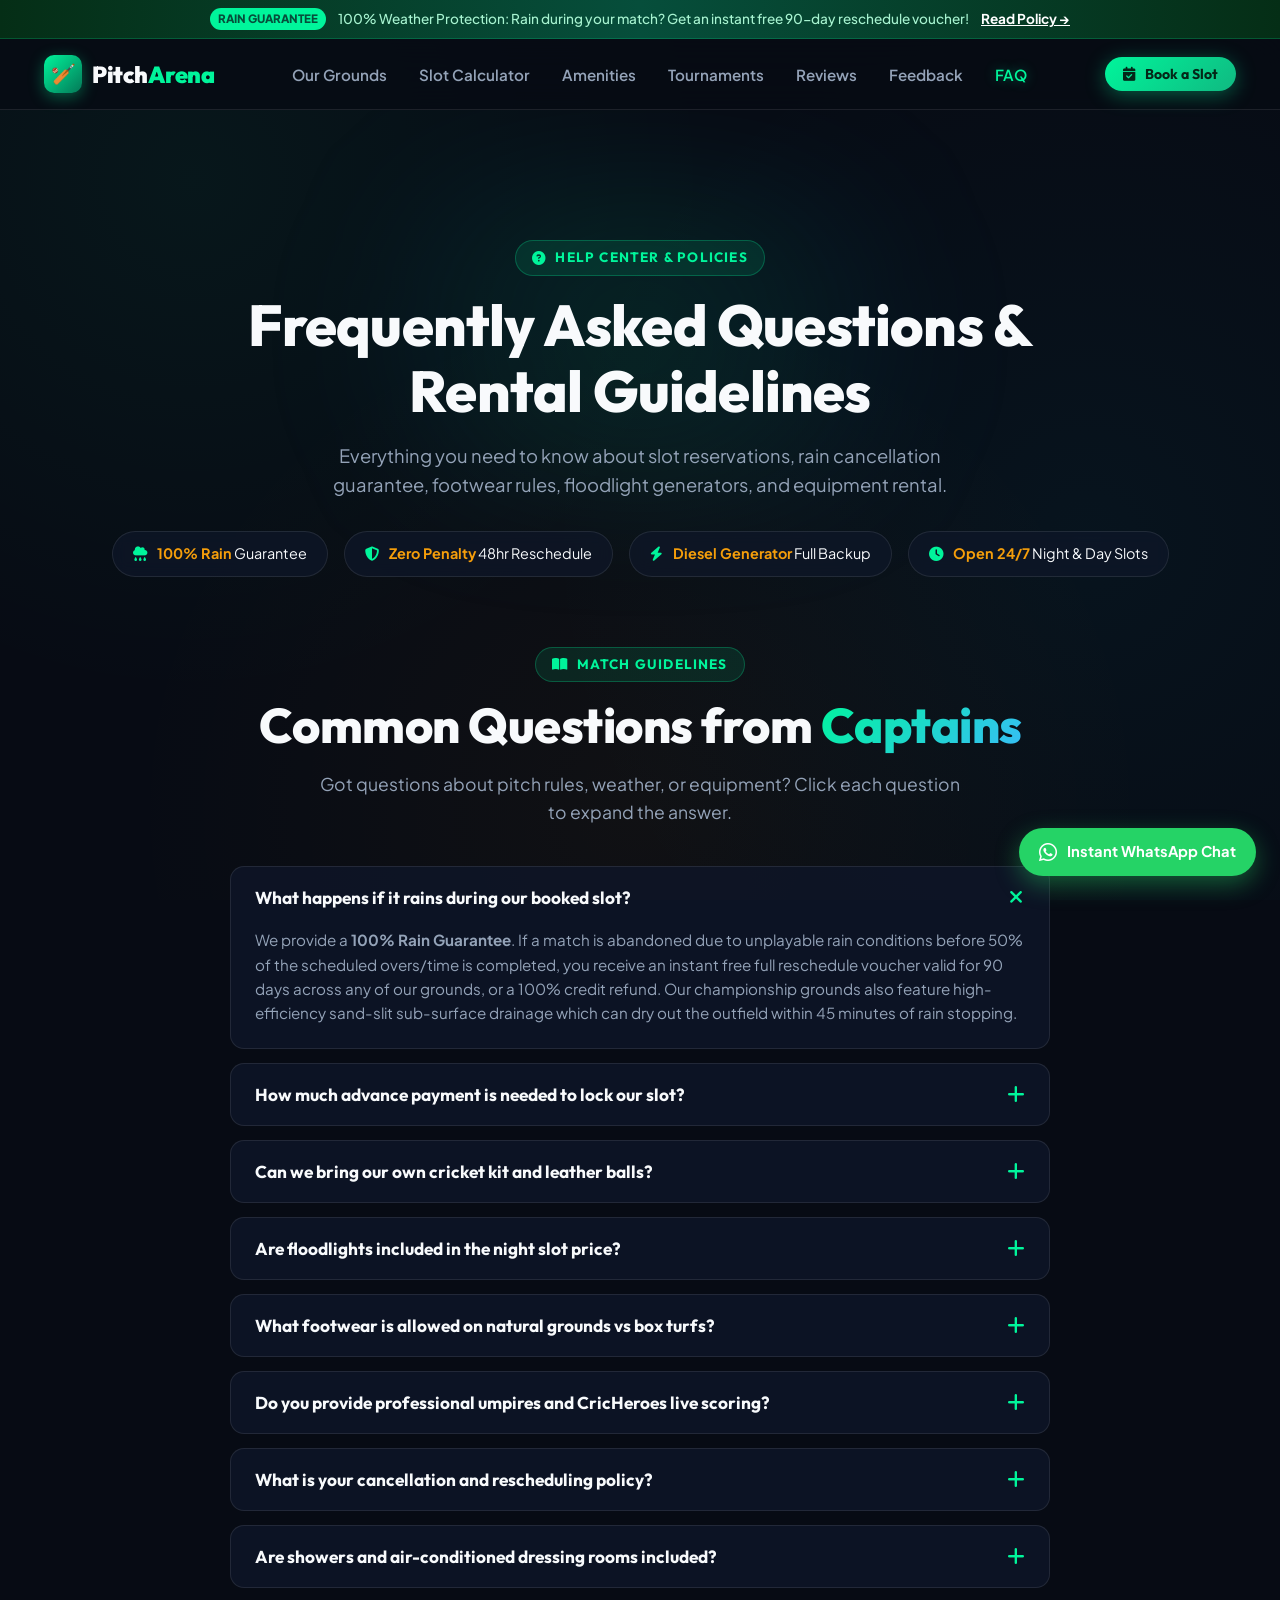
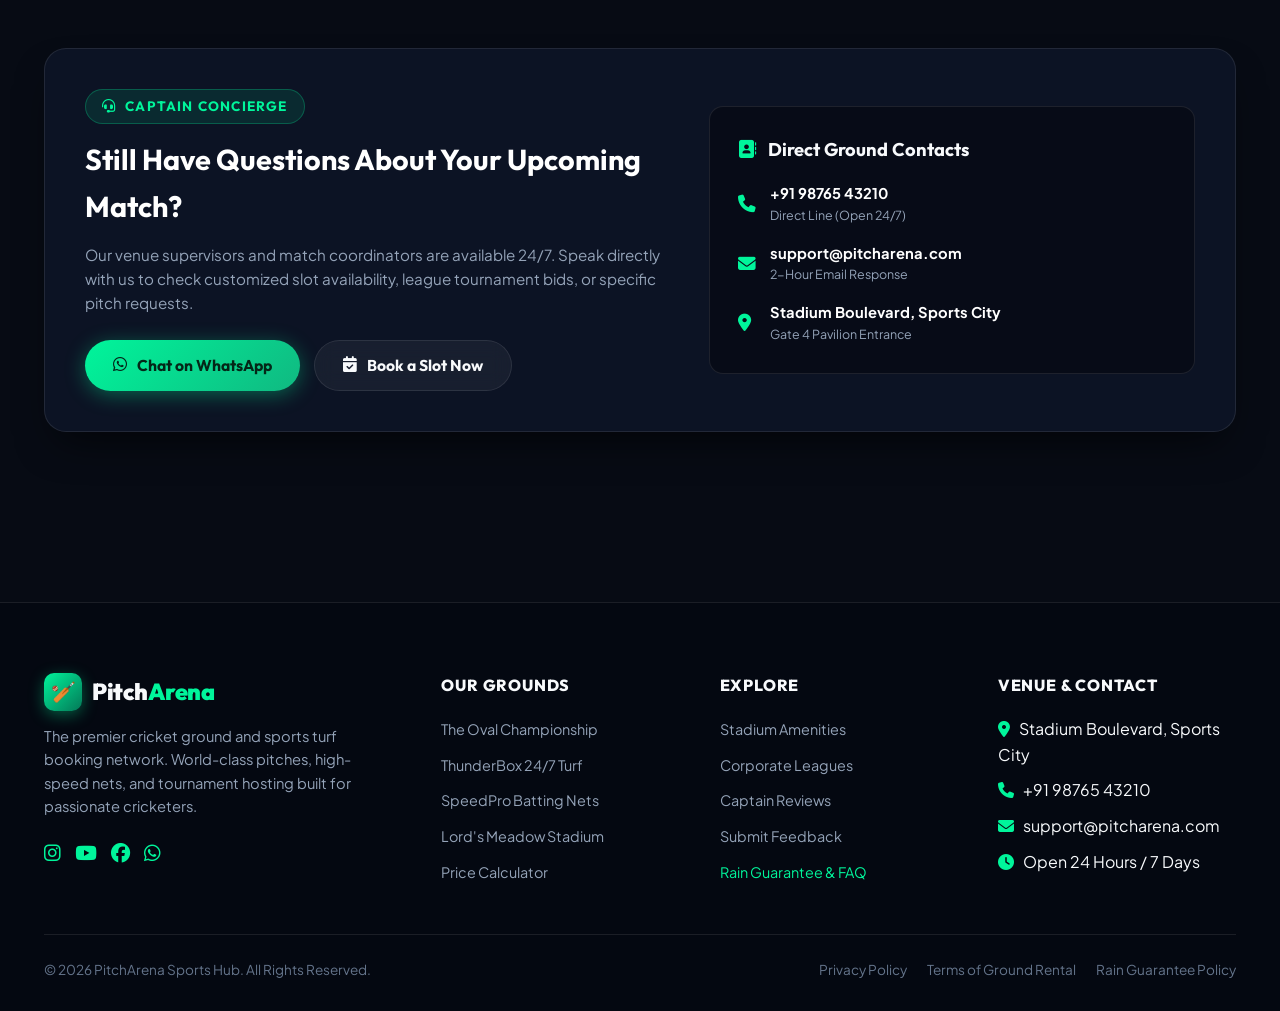
<file: faq.html>
<!DOCTYPE html>
<html lang="en">
<head>
  <meta charset="UTF-8">
  <meta name="viewport" content="width=device-width, initial-scale=1.0">
  <title>Frequently Asked Questions &amp; Ground Rules | PitchArena Help Hub</title>
  <meta name="description" content="Find answers to all questions about PitchArena cricket ground booking, 100% rain guarantee, floodlight backup, footwear policy, cancellation terms, and umpire facilities.">
  <meta name="keywords" content="cricket ground FAQ, rain policy cricket turf, turf booking rules, pitcharena cancellation, cricket ground rental questions">
  
  <!-- Favicon Icon -->
  <link rel="icon" href="data:image/svg+xml,<svg xmlns=%22http://www.w3.org/2000/svg%22 viewBox=%220 0 100 100%22><text y=%22.9em%22 font-size=%2290%22>🏏</text></svg>">

  <!-- Font Awesome Icons -->
  <link rel="stylesheet" href="https://cdnjs.cloudflare.com/ajax/libs/font-awesome/6.4.0/css/all.min.css">
  
  <!-- Custom Stylesheet -->
  <link rel="stylesheet" href="styles.css">
</head>
<body>

  <!-- Top Announcement Bar -->
  <div class="announcement-bar" id="announcementBar">
    <span class="badge-pulse">RAIN GUARANTEE</span>
    <span>100% Weather Protection: Rain during your match? Get an instant free 90-day reschedule voucher!</span>
    <a href="#faqList" style="text-decoration: underline; font-weight: 700; color: #fff;">Read Policy →</a>
  </div>

  <!-- Navbar -->
  <nav class="navbar" id="navbar">
    <div class="container nav-container">
      <a href="index.html" class="logo" id="siteLogo">
        <div class="logo-icon">🏏</div>
        <div class="logo-text">Pitch<span>Arena</span></div>
      </a>

      <ul class="nav-links" id="navLinks">
        <li><a href="grounds.html">Our Grounds</a></li>
        <li><a href="calculator.html">Slot Calculator</a></li>
        <li><a href="amenities.html">Amenities</a></li>
        <li><a href="tournaments.html">Tournaments</a></li>
        <li><a href="reviews.html">Reviews</a></li>
        <li><a href="feedback.html">Feedback</a></li>
        <li><a href="faq.html" class="active">FAQ</a></li>
      </ul>

      <div class="nav-actions">
        <button class="btn btn-primary btn-sm" id="navBookBtn" onclick="openBookingModal()">
          <i class="fa-solid fa-calendar-check"></i> Book a Slot
        </button>
        <button class="mobile-menu-toggle" id="mobileMenuBtn" aria-label="Toggle Navigation Menu">
          <i class="fa-solid fa-bars"></i>
        </button>
      </div>
    </div>
  </nav>

  <!-- Hero Header for FAQ -->
  <header class="feedback-hero" id="faqHero">
    <div class="container">
      <div class="section-tag">
        <i class="fa-solid fa-circle-question"></i> Help Center &amp; Policies
      </div>
      <h1 class="feedback-hero-headline">
        Frequently Asked Questions &amp; <br>
        <span class="gradient-text">Rental Guidelines</span>
      </h1>
      <p class="feedback-hero-lead">
        Everything you need to know about slot reservations, rain cancellation guarantee, footwear rules, floodlight generators, and equipment rental.
      </p>

      <div class="hero-stats-strip">
        <div class="stat-pill">
          <i class="fa-solid fa-cloud-rain"></i>
          <span><strong>100% Rain</strong> Guarantee</span>
        </div>
        <div class="stat-pill">
          <i class="fa-solid fa-shield-halved"></i>
          <span><strong>Zero Penalty</strong> 48hr Reschedule</span>
        </div>
        <div class="stat-pill">
          <i class="fa-solid fa-bolt"></i>
          <span><strong>Diesel Generator</strong> Full Backup</span>
        </div>
        <div class="stat-pill">
          <i class="fa-solid fa-clock"></i>
          <span><strong>Open 24/7</strong> Night &amp; Day Slots</span>
        </div>
      </div>
    </div>
  </header>

  <!-- FAQ Section -->
  <main class="faq-section" id="faq" style="padding-top: 20px;">
    <div class="container">
      
      <div class="text-center" style="margin-bottom: 40px;">
        <div class="section-tag"><i class="fa-solid fa-book-open"></i> Match Guidelines</div>
        <h2 class="section-title">Common Questions from <span>Captains</span></h2>
        <p class="section-desc center-box">
          Got questions about pitch rules, weather, or equipment? Click each question to expand the answer.
        </p>
      </div>

      <div class="faq-list" id="faqList" style="margin-bottom: 60px;">
        
        <!-- FAQ 1 -->
        <div class="faq-item active">
          <button class="faq-question">
            <span>What happens if it rains during our booked slot?</span>
            <i class="fa-solid fa-plus faq-icon"></i>
          </button>
          <div class="faq-answer">
            <p>We provide a <strong>100% Rain Guarantee</strong>. If a match is abandoned due to unplayable rain conditions before 50% of the scheduled overs/time is completed, you receive an instant free full reschedule voucher valid for 90 days across any of our grounds, or a 100% credit refund. Our championship grounds also feature high-efficiency sand-slit sub-surface drainage which can dry out the outfield within 45 minutes of rain stopping.</p>
          </div>
        </div>

        <!-- FAQ 2 -->
        <div class="faq-item">
          <button class="faq-question">
            <span>How much advance payment is needed to lock our slot?</span>
            <i class="fa-solid fa-plus faq-icon"></i>
          </button>
          <div class="faq-answer">
            <p>You only need to pay a <strong>30% advance deposit</strong> online via UPI, Credit Card, or Net Banking to confirm and lock your slot on the calendar. The remaining 70% balance is settled at the venue pavilion reception desk prior to the match toss.</p>
          </div>
        </div>

        <!-- FAQ 3 -->
        <div class="faq-item">
          <button class="faq-question">
            <span>Can we bring our own cricket kit and leather balls?</span>
            <i class="fa-solid fa-plus faq-icon"></i>
          </button>
          <div class="faq-answer">
            <p>Yes, absolutely! You are completely free to bring your own cricket kits, bats, pads, gloves, and balls. Alternatively, if you need extra match balls (Four-piece Red, White, or Pink Kookaburra / SG) or team jerseys, you can easily add them to your booking or purchase them at our onsite Pro-Shop.</p>
          </div>
        </div>

        <!-- FAQ 4 -->
        <div class="faq-item">
          <button class="faq-question">
            <span>Are floodlights included in the night slot price?</span>
            <i class="fa-solid fa-plus faq-icon"></i>
          </button>
          <div class="faq-answer">
            <p>Yes! All slots scheduled after 6:00 PM automatically include full stadium-grade 600 Lux floodlights along with instant automatic diesel generator (DG) backup. If the municipal power grid fluctuates, our heavy generators kick in within 3 seconds, ensuring zero disruption to your match.</p>
          </div>
        </div>

        <!-- FAQ 5 -->
        <div class="faq-item">
          <button class="faq-question">
            <span>What footwear is allowed on natural grounds vs box turfs?</span>
            <i class="fa-solid fa-plus faq-icon"></i>
          </button>
          <div class="faq-answer">
            <p>On <strong>The Oval</strong> and <strong>Lord's Meadow</strong> natural turf pitches, full cricket spikes and rubber stud shoes are permitted. On <strong>ThunderBox 24/7 Turf</strong> and <strong>SpeedPro Practice Nets</strong>, metal spikes are strictly prohibited to protect the synthetic grass fibres; players must wear flat rubber turf shoes or sports sneakers.</p>
          </div>
        </div>

        <!-- FAQ 6 -->
        <div class="faq-item">
          <button class="faq-question">
            <span>Do you provide professional umpires and CricHeroes live scoring?</span>
            <i class="fa-solid fa-plus faq-icon"></i>
          </button>
          <div class="faq-answer">
            <p>Yes! We have certified BCCI and State Cricket Association panel umpires and trained CricHeroes live scorers available as an add-on. We also provide full wireless integration with our boundary LED electronic scoreboard.</p>
          </div>
        </div>

        <!-- FAQ 7 -->
        <div class="faq-item">
          <button class="faq-question">
            <span>What is your cancellation and rescheduling policy?</span>
            <i class="fa-solid fa-plus faq-icon"></i>
          </button>
          <div class="faq-answer">
            <p>You can reschedule your slot at zero charge up to 48 hours before match day. For cancellations requested at least 72 hours prior to the slot, 100% of your advance deposit is refunded. Within 48 hours, advance deposits can be transferred as credits for a future fixture.</p>
          </div>
        </div>

        <!-- FAQ 8 -->
        <div class="faq-item">
          <button class="faq-question">
            <span>Are showers and air-conditioned dressing rooms included?</span>
            <i class="fa-solid fa-plus faq-icon"></i>
          </button>
          <div class="faq-answer">
            <p>Yes! Both The Oval and Lord's Meadow bookings include complimentary access to 2 full air-conditioned player pavilions with lockers, private washrooms, hot water showers, and tactical whiteboards for both competing squads.</p>
          </div>
        </div>

      </div>

      <!-- Quick Assistance Concierge Card -->
      <div style="background: var(--bg-card); border: 1px solid var(--border-glass); border-radius: var(--radius-lg); padding: 40px; box-shadow: var(--card-shadow); display: grid; grid-template-columns: 1.2fr 1fr; gap: 40px; align-items: center; margin-bottom: 80px;" class="hero-grid">
        <div>
          <div class="section-tag" style="margin-bottom: 12px;"><i class="fa-solid fa-headset"></i> Captain Concierge</div>
          <h3 style="font-family: var(--font-heading); font-size: 1.8rem; color: #fff; margin-bottom: 14px;">
            Still Have Questions About Your Upcoming Match?
          </h3>
          <p style="color: var(--text-secondary); font-size: 0.95rem; line-height: 1.6; margin-bottom: 24px;">
            Our venue supervisors and match coordinators are available 24/7. Speak directly with us to check customized slot availability, league tournament bids, or specific pitch requests.
          </p>
          <div style="display: flex; gap: 14px; flex-wrap: wrap;">
            <a href="https://wa.me/919876543210?text=Hi%20PitchArena,%20I%20have%20a%20question%20about%20booking" target="_blank" class="btn btn-primary">
              <i class="fa-brands fa-whatsapp"></i> Chat on WhatsApp
            </a>
            <button class="btn btn-outline" onclick="openBookingModal()">
              <i class="fa-solid fa-calendar-check"></i> Book a Slot Now
            </button>
          </div>
        </div>

        <div style="background: rgba(7, 11, 20, 0.8); border: 1px solid var(--border-glass); border-radius: var(--radius-md); padding: 28px;">
          <h4 style="font-family: var(--font-heading); font-size: 1.15rem; color: var(--text-main); margin-bottom: 18px;">
            <i class="fa-solid fa-address-book" style="color: var(--accent-neon); margin-right: 8px;"></i> Direct Ground Contacts
          </h4>
          <div style="display: flex; flex-direction: column; gap: 16px; font-size: 0.92rem;">
            <div style="display: flex; align-items: center; gap: 12px;">
              <i class="fa-solid fa-phone" style="color: var(--accent-neon); font-size: 1.1rem; width: 20px;"></i>
              <div>
                <div style="font-weight: 700; color: #fff;">+91 98765 43210</div>
                <div style="font-size: 0.78rem; color: var(--text-secondary);">Direct Line (Open 24/7)</div>
              </div>
            </div>

            <div style="display: flex; align-items: center; gap: 12px;">
              <i class="fa-solid fa-envelope" style="color: var(--accent-neon); font-size: 1.1rem; width: 20px;"></i>
              <div>
                <div style="font-weight: 700; color: #fff;">support@pitcharena.com</div>
                <div style="font-size: 0.78rem; color: var(--text-secondary);">2-Hour Email Response</div>
              </div>
            </div>

            <div style="display: flex; align-items: center; gap: 12px;">
              <i class="fa-solid fa-location-dot" style="color: var(--accent-neon); font-size: 1.1rem; width: 20px;"></i>
              <div>
                <div style="font-weight: 700; color: #fff;">Stadium Boulevard, Sports City</div>
                <div style="font-size: 0.78rem; color: var(--text-secondary);">Gate 4 Pavilion Entrance</div>
              </div>
            </div>
          </div>
        </div>
      </div>

    </div>
  </main>

  <!-- Footer -->
  <footer class="site-footer">
    <div class="container">
      <div class="footer-grid">
        <div class="footer-brand">
          <a href="index.html" class="logo">
            <div class="logo-icon">🏏</div>
            <div class="logo-text">Pitch<span>Arena</span></div>
          </a>
          <p>The premier cricket ground and sports turf booking network. World-class pitches, high-speed nets, and tournament hosting built for passionate cricketers.</p>
          <div style="margin-top: 18px; display: flex; gap: 14px; font-size: 1.2rem; color: var(--accent-neon);">
            <a href="#" aria-label="Instagram"><i class="fa-brands fa-instagram"></i></a>
            <a href="#" aria-label="YouTube"><i class="fa-brands fa-youtube"></i></a>
            <a href="#" aria-label="Facebook"><i class="fa-brands fa-facebook"></i></a>
            <a href="#" aria-label="WhatsApp"><i class="fa-brands fa-whatsapp"></i></a>
          </div>
        </div>

        <div class="footer-col">
          <h4>Our Grounds</h4>
          <ul class="footer-links">
            <li><a href="grounds.html">The Oval Championship</a></li>
            <li><a href="grounds.html">ThunderBox 24/7 Turf</a></li>
            <li><a href="grounds.html">SpeedPro Batting Nets</a></li>
            <li><a href="grounds.html">Lord's Meadow Stadium</a></li>
            <li><a href="calculator.html">Price Calculator</a></li>
          </ul>
        </div>

        <div class="footer-col">
          <h4>Explore</h4>
          <ul class="footer-links">
            <li><a href="amenities.html">Stadium Amenities</a></li>
            <li><a href="tournaments.html">Corporate Leagues</a></li>
            <li><a href="reviews.html">Captain Reviews</a></li>
            <li><a href="feedback.html">Submit Feedback</a></li>
            <li><a href="faq.html" style="color: var(--accent-neon);">Rain Guarantee &amp; FAQ</a></li>
          </ul>
        </div>

        <div class="footer-col">
          <h4>Venue &amp; Contact</h4>
          <ul class="footer-links">
            <li><i class="fa-solid fa-location-dot" style="color: var(--accent-neon); margin-right: 6px;"></i> Stadium Boulevard, Sports City</li>
            <li><i class="fa-solid fa-phone" style="color: var(--accent-neon); margin-right: 6px;"></i> +91 98765 43210</li>
            <li><i class="fa-solid fa-envelope" style="color: var(--accent-neon); margin-right: 6px;"></i> support@pitcharena.com</li>
            <li><i class="fa-solid fa-clock" style="color: var(--accent-neon); margin-right: 6px;"></i> Open 24 Hours / 7 Days</li>
          </ul>
        </div>
      </div>

      <div class="footer-bottom">
        <div>&copy; 2026 PitchArena Sports Hub. All Rights Reserved.</div>
        <div style="display: flex; gap: 20px;">
          <a href="#">Privacy Policy</a>
          <a href="#">Terms of Ground Rental</a>
          <a href="faq.html">Rain Guarantee Policy</a>
        </div>
      </div>
    </div>
  </footer>

  <!-- Floating WhatsApp -->
  <a href="https://wa.me/919876543210?text=Hi%20PitchArena,%20I%20have%20an%20FAQ%20question" target="_blank" class="floating-contact-btn" id="floatingWhatsapp">
    <i class="fa-brands fa-whatsapp" style="font-size: 1.3rem;"></i>
    <span>Instant WhatsApp Chat</span>
  </a>

  <!-- Booking Modal -->
  <div class="modal-backdrop" id="bookingModal" onclick="handleBackdropClick(event, 'bookingModal')">
    <div class="modal-dialog">
      <div class="modal-header">
        <h3 class="modal-title" id="bookingModalTitle">Reserve Cricket Slot</h3>
        <button class="modal-close-btn" onclick="closeModal('bookingModal')">&times;</button>
      </div>

      <div class="modal-body" id="bookingModalBody">
        <form id="bookingForm" onsubmit="submitBooking(event)">
          <div class="modal-form-grid">
            <div class="form-group form-field-full">
              <label for="bookGroundSelect">Selected Ground / Venue</label>
              <select id="bookGroundSelect" required onchange="syncModalPricing()">
                <option value="oval">The Oval Championship Stadium (₹4,500/hr)</option>
                <option value="thunderbox">ThunderBox 24/7 Turf (₹1,400/hr)</option>
                <option value="speedpro">SpeedPro Batting Nets &amp; RoboArm (₹800/hr)</option>
                <option value="lords">Lord's Meadow Stadium (₹5,000/hr)</option>
              </select>
            </div>

            <div class="form-group">
              <label for="bookDate">Match Date</label>
              <input type="date" id="bookDate" required>
            </div>

            <div class="form-group">
              <label for="bookTimeSlot">Preferred Slot</label>
              <select id="bookTimeSlot" required onchange="syncModalPricing()">
                <option value="morning">Morning (06:00 AM - 10:00 AM)</option>
                <option value="afternoon">Afternoon (02:00 PM - 06:00 PM)</option>
                <option value="night" selected>Night Floodlights (06:00 PM - 10:00 PM)</option>
                <option value="midnight">Midnight Derby (10:00 PM - 02:00 AM)</option>
              </select>
            </div>

            <div class="form-group">
              <label for="bookDuration">Duration (Hours)</label>
              <select id="bookDuration" required onchange="syncModalPricing()">
                <option value="2">2 Hours (Quick Match)</option>
                <option value="4" selected>4 Hours (Standard 20-Over)</option>
                <option value="6">6 Hours (Double Match)</option>
                <option value="8">8 Hours (Full Day League)</option>
              </select>
            </div>

            <div class="form-group">
              <label for="bookCaptainName">Captain / Organizer Name</label>
              <input type="text" id="bookCaptainName" placeholder="Full Name" required>
            </div>

            <div class="form-group">
              <label for="bookTeamName">Team / Club Name</label>
              <input type="text" id="bookTeamName" placeholder="e.g. Bangalore Strikers" required>
            </div>

            <div class="form-group">
              <label for="bookPhone">WhatsApp / Mobile Number</label>
              <input type="tel" id="bookPhone" placeholder="+91 98765 00000" required>
            </div>

            <div class="form-group">
              <label for="bookEmail">Email Address</label>
              <input type="email" id="bookEmail" placeholder="captain@team.com" required>
            </div>

            <div class="form-group form-field-full">
              <label for="bookNotes">Special Requests (Umpires, Live Stream, Custom rules)</label>
              <textarea id="bookNotes" rows="2" placeholder="Mention if you require live commentary, video recording, or extra jersey bibs..."></textarea>
            </div>
          </div>

          <!-- Dynamic Quote Box in Modal -->
          <div class="booking-confirm-box">
            <div class="confirm-item">
              <span>Estimated Rental Total:</span>
              <strong id="modalTotalAmount">₹18,000</strong>
            </div>
            <div class="confirm-item">
              <span>Advance to Lock Slot (30%):</span>
              <strong id="modalAdvanceAmount">₹5,400</strong>
            </div>
            <div class="confirm-item">
              <span>Slot Status:</span>
              <span style="color: var(--accent-neon); font-weight: 700;">● Available for Instant Lock</span>
            </div>
          </div>

          <button type="submit" class="btn btn-primary" style="width: 100%;">
            <i class="fa-solid fa-lock"></i> Confirm &amp; Lock Slot Now
          </button>
        </form>
      </div>
    </div>
  </div>

  <!-- Toast Notification Center -->
  <div class="toast-container" id="toastContainer"></div>

  <!-- Main Scripts -->
  <script src="script.js"></script>
</body>
</html>
</file>
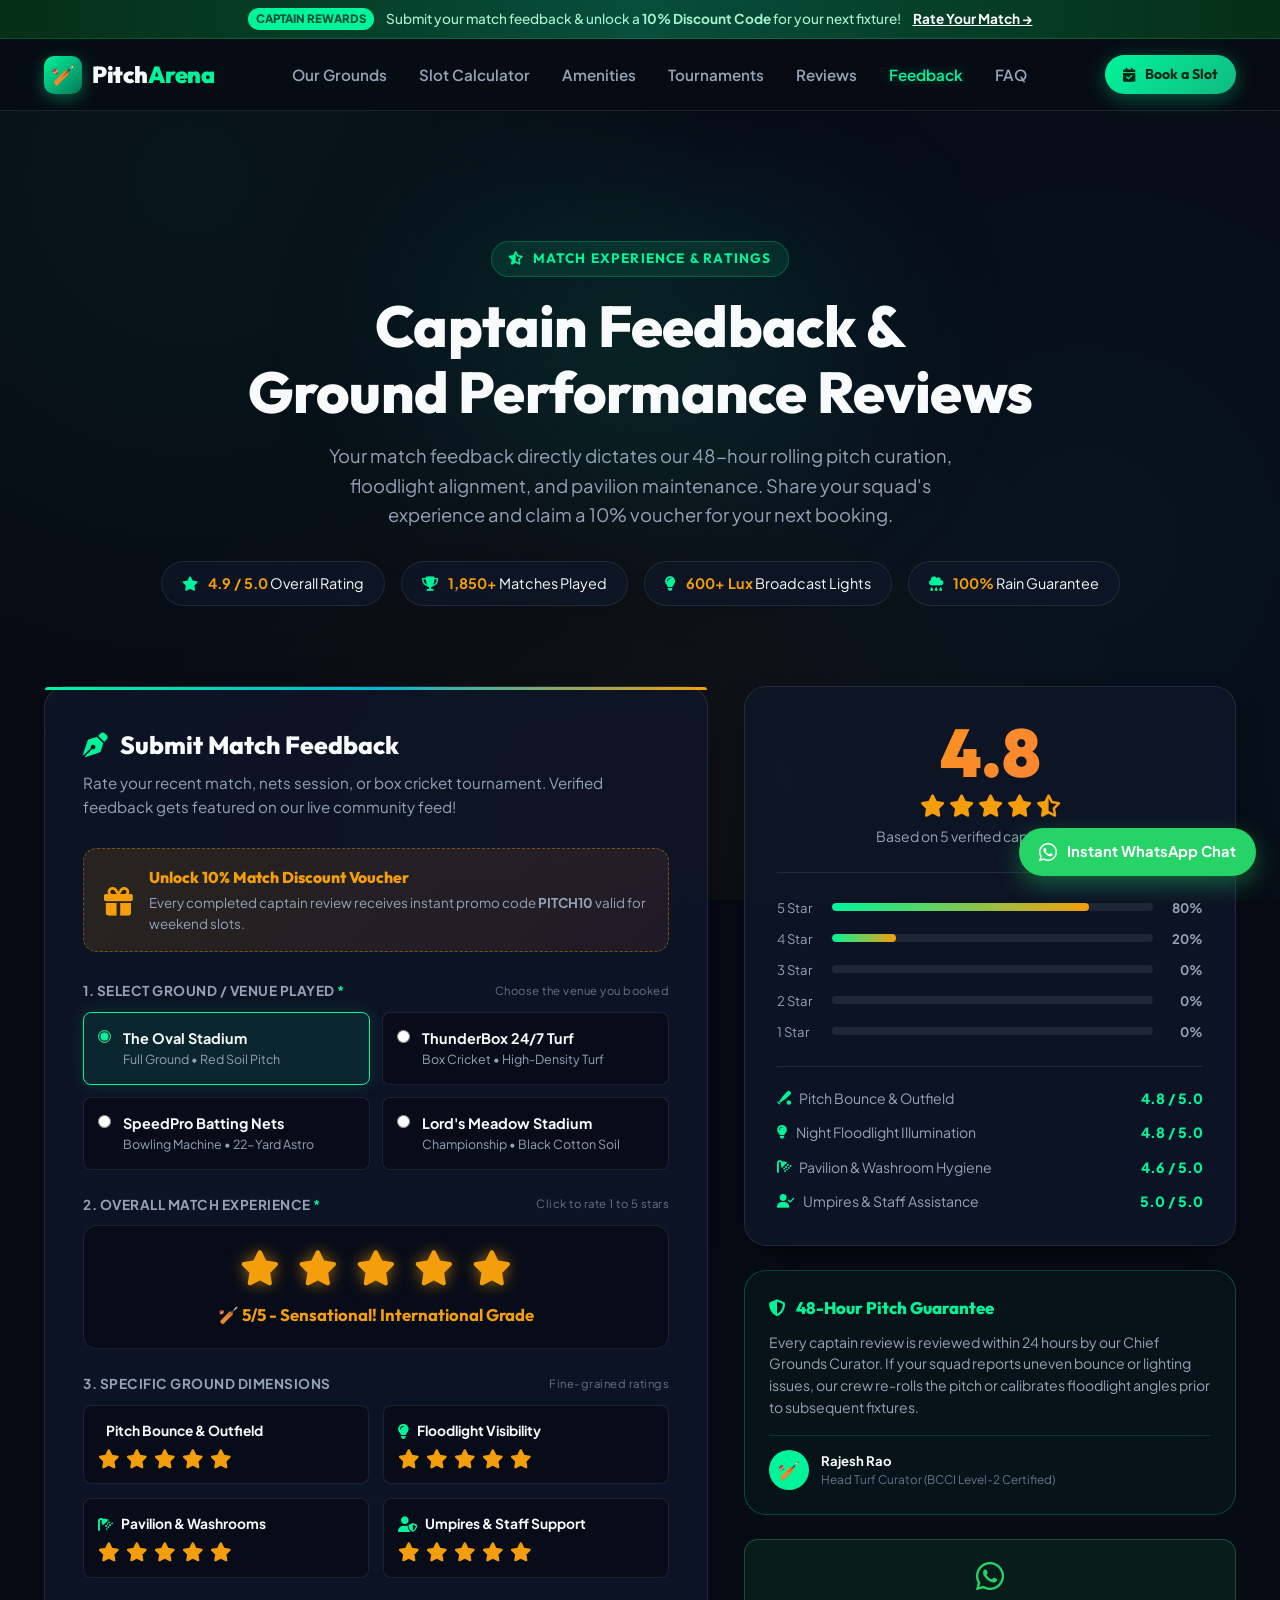
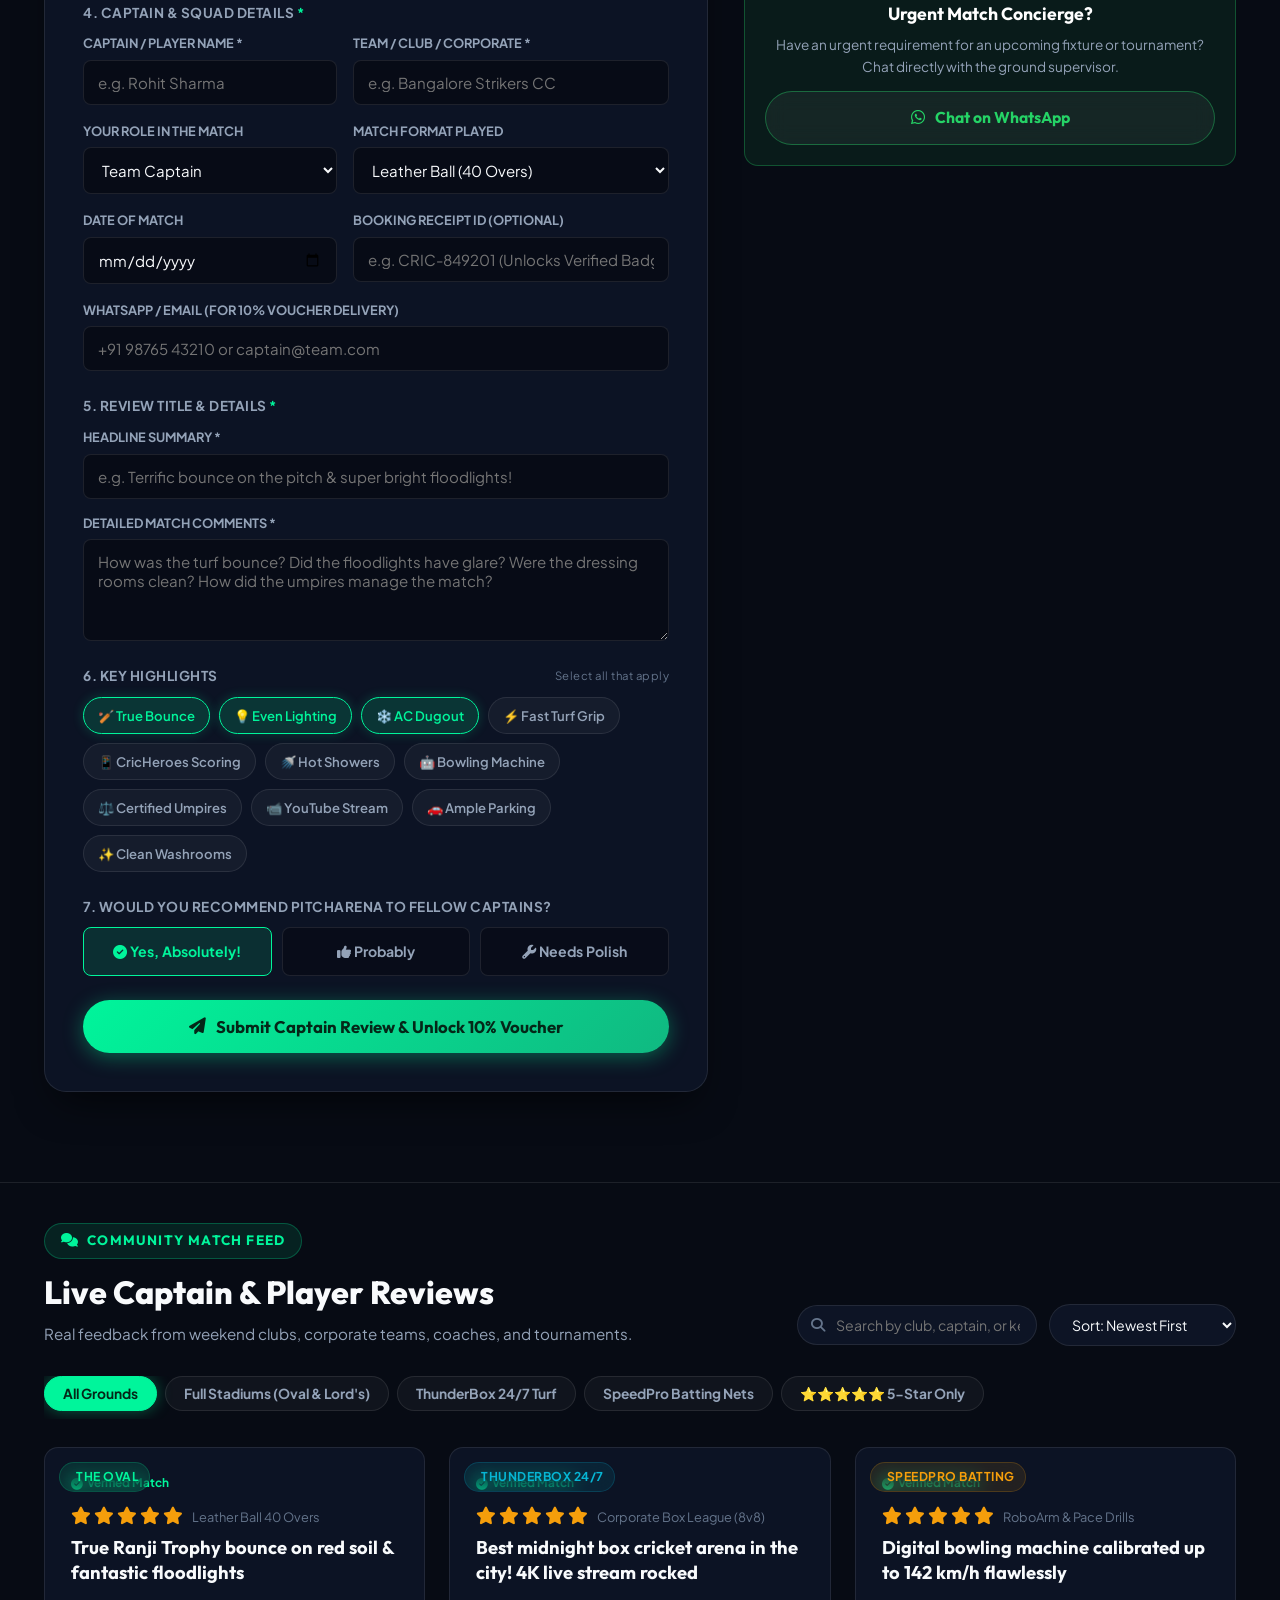
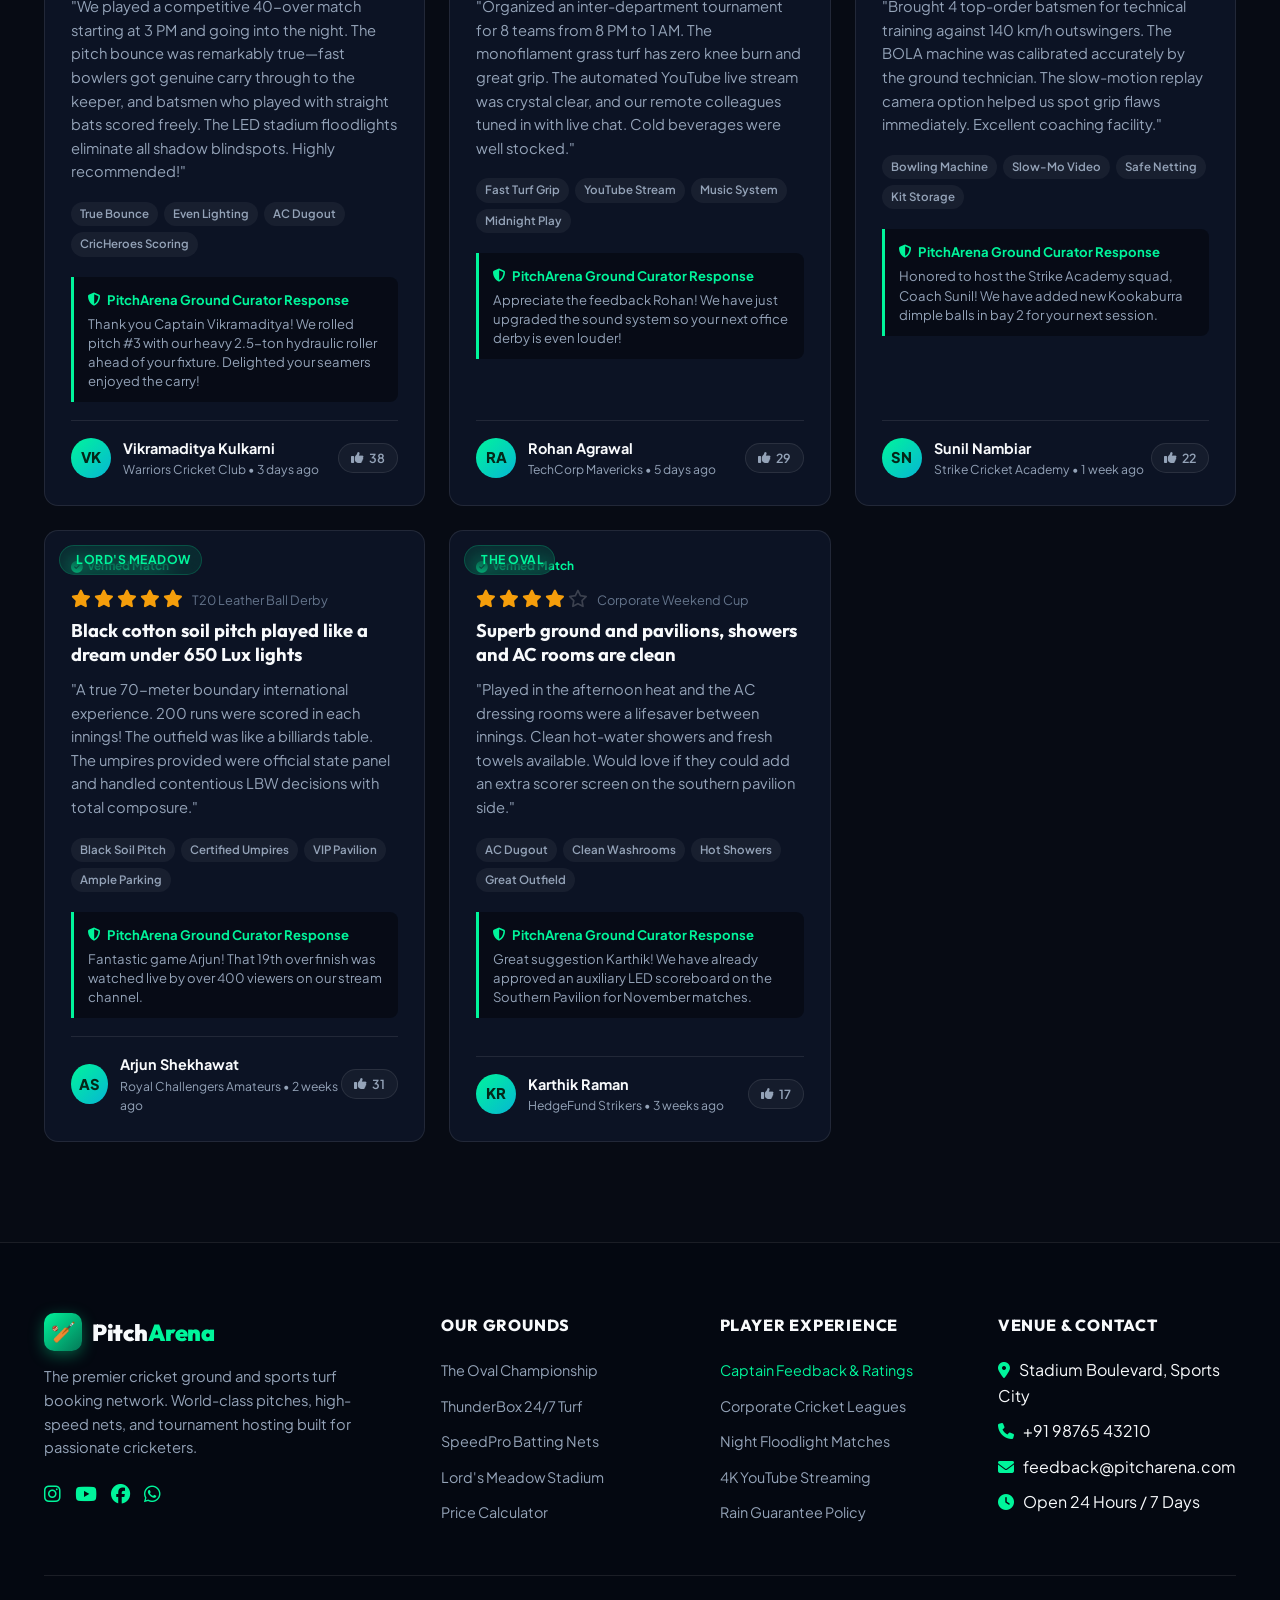
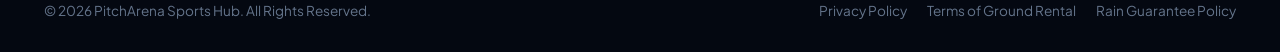
<file: feedback.html>
<!DOCTYPE html>
<html lang="en">
<head>
  <meta charset="UTF-8">
  <meta name="viewport" content="width=device-width, initial-scale=1.0">
  <title>Captain Feedback &amp; Ground Reviews | PitchArena Cricket Rentals</title>
  <meta name="description" content="Read and submit authentic match feedback, pitch bounce ratings, floodlight reviews, and pavilion comfort scores for PitchArena cricket grounds and box turfs.">
  <meta name="keywords" content="cricket ground feedback, turf cricket review, pitch bounce ratings, box cricket reviews, PitchArena reviews, rent cricket ground feedback">
  
  <!-- Favicon Icon -->
  <link rel="icon" href="data:image/svg+xml,<svg xmlns=%22http://www.w3.org/2000/svg%22 viewBox=%220 0 100 100%22><text y=%22.9em%22 font-size=%2290%22>🏏</text></svg>">

  <!-- Font Awesome Icons -->
  <link rel="stylesheet" href="https://cdnjs.cloudflare.com/ajax/libs/font-awesome/6.4.0/css/all.min.css">
  
  <!-- Custom Stylesheet -->
  <link rel="stylesheet" href="styles.css">
</head>
<body>

  <!-- Top Announcement Bar -->
  <div class="announcement-bar" id="announcementBar">
    <span class="badge-pulse">CAPTAIN REWARDS</span>
    <span>Submit your match feedback &amp; unlock a <strong>10% Discount Code</strong> for your next fixture!</span>
    <a href="#feedbackForm" style="text-decoration: underline; font-weight: 700; color: #fff;">Rate Your Match →</a>
  </div>

  <!-- Navbar -->
  <nav class="navbar" id="navbar">
    <div class="container nav-container">
      <a href="index.html" class="logo" id="siteLogo">
        <div class="logo-icon">🏏</div>
        <div class="logo-text">Pitch<span>Arena</span></div>
      </a>

      <ul class="nav-links" id="navLinks">
        <li><a href="grounds.html">Our Grounds</a></li>
        <li><a href="calculator.html">Slot Calculator</a></li>
        <li><a href="amenities.html">Amenities</a></li>
        <li><a href="tournaments.html">Tournaments</a></li>
        <li><a href="reviews.html">Reviews</a></li>
        <li><a href="feedback.html" class="active">Feedback</a></li>
        <li><a href="faq.html">FAQ</a></li>
      </ul>

      <div class="nav-actions">
        <a href="index.html#grounds" class="btn btn-primary btn-sm" id="navBookBtn">
          <i class="fa-solid fa-calendar-check"></i> Book a Slot
        </a>
        <button class="mobile-menu-toggle" id="mobileMenuBtn" aria-label="Toggle Navigation Menu">
          <i class="fa-solid fa-bars"></i>
        </button>
      </div>
    </div>
  </nav>

  <!-- Feedback Hero Section -->
  <header class="feedback-hero" id="feedbackHero">
    <div class="container">
      <div class="section-tag">
        <i class="fa-solid fa-star-half-stroke"></i> Match Experience &amp; Ratings
      </div>
      <h1 class="feedback-hero-headline">
        Captain Feedback &amp; <br>
        <span class="gradient-text">Ground Performance Reviews</span>
      </h1>
      <p class="feedback-hero-lead">
        Your match feedback directly dictates our 48-hour rolling pitch curation, floodlight alignment, and pavilion maintenance. Share your squad's experience and claim a 10% voucher for your next booking.
      </p>

      <div class="hero-stats-strip">
        <div class="stat-pill">
          <i class="fa-solid fa-star"></i>
          <span><strong>4.9 / 5.0</strong> Overall Rating</span>
        </div>
        <div class="stat-pill">
          <i class="fa-solid fa-trophy"></i>
          <span><strong>1,850+</strong> Matches Played</span>
        </div>
        <div class="stat-pill">
          <i class="fa-solid fa-lightbulb"></i>
          <span><strong>600+ Lux</strong> Broadcast Lights</span>
        </div>
        <div class="stat-pill">
          <i class="fa-solid fa-cloud-rain"></i>
          <span><strong>100%</strong> Rain Guarantee</span>
        </div>
      </div>
    </div>
  </header>

  <!-- Feedback Main Form & Scorecard Section -->
  <main class="feedback-section" id="feedbackSection">
    <div class="container">
      <div class="feedback-grid">
        
        <!-- Left Column: Comprehensive Feedback Form -->
        <div class="feedback-form-card" id="feedbackFormCard">
          <div class="form-header-group">
            <h2 class="form-header-title">
              <i class="fa-solid fa-pen-nib"></i> Submit Match Feedback
            </h2>
            <p class="form-header-desc">
              Rate your recent match, nets session, or box cricket tournament. Verified feedback gets featured on our live community feed!
            </p>
          </div>

          <!-- Reward Banner -->
          <div class="feedback-reward-callout">
            <div class="reward-callout-icon">
              <i class="fa-solid fa-gift"></i>
            </div>
            <div class="reward-callout-text">
              <h4>Unlock 10% Match Discount Voucher</h4>
              <p>Every completed captain review receives instant promo code <strong>PITCH10</strong> valid for weekend slots.</p>
            </div>
          </div>

          <form id="captainFeedbackForm" onsubmit="submitCaptainFeedback(event)">
            
            <!-- Step 1: Select Venue Played -->
            <div class="feedback-form-group">
              <label class="feedback-label">
                <span>1. Select Ground / Venue Played <span class="req">*</span></span>
                <small>Choose the venue you booked</small>
              </label>
              
              <div class="ground-cards-grid">
                <div class="ground-option-card selected" data-ground="the-oval">
                  <input type="radio" name="groundSelection" class="ground-option-radio" checked>
                  <div>
                    <div class="ground-opt-name">The Oval Stadium</div>
                    <div class="ground-opt-type">Full Ground &bull; Red Soil Pitch</div>
                  </div>
                </div>

                <div class="ground-option-card" data-ground="thunderbox">
                  <input type="radio" name="groundSelection" class="ground-option-radio">
                  <div>
                    <div class="ground-opt-name">ThunderBox 24/7 Turf</div>
                    <div class="ground-opt-type">Box Cricket &bull; High-Density Turf</div>
                  </div>
                </div>

                <div class="ground-option-card" data-ground="speedpro">
                  <input type="radio" name="groundSelection" class="ground-option-radio">
                  <div>
                    <div class="ground-opt-name">SpeedPro Batting Nets</div>
                    <div class="ground-opt-type">Bowling Machine &bull; 22-Yard Astro</div>
                  </div>
                </div>

                <div class="ground-option-card" data-ground="lords-meadow">
                  <input type="radio" name="groundSelection" class="ground-option-radio">
                  <div>
                    <div class="ground-opt-name">Lord's Meadow Stadium</div>
                    <div class="ground-opt-type">Championship &bull; Black Cotton Soil</div>
                  </div>
                </div>
              </div>
            </div>

            <!-- Step 2: Overall Star Rating -->
            <div class="feedback-form-group">
              <label class="feedback-label">
                <span>2. Overall Match Experience <span class="req">*</span></span>
                <small>Click to rate 1 to 5 stars</small>
              </label>
              
              <div class="star-selector-box">
                <div class="star-rating-inputs" id="overallStars">
                  <i class="fa-solid fa-star star-btn active" data-value="1" title="1 Star - Poor"></i>
                  <i class="fa-solid fa-star star-btn active" data-value="2" title="2 Stars - Fair"></i>
                  <i class="fa-solid fa-star star-btn active" data-value="3" title="3 Stars - Good"></i>
                  <i class="fa-solid fa-star star-btn active" data-value="4" title="4 Stars - Very Good"></i>
                  <i class="fa-solid fa-star star-btn active" data-value="5" title="5 Stars - World Class"></i>
                </div>
                <div class="rating-status-text" id="overallRatingStatus">
                  🏏 5/5 - Sensational! International Grade
                </div>
              </div>
            </div>

            <!-- Step 3: Specific Dimension Ratings -->
            <div class="feedback-form-group">
              <label class="feedback-label">
                <span>3. Specific Ground Dimensions</span>
                <small>Fine-grained ratings</small>
              </label>

              <div class="dimension-ratings-grid">
                <div class="dimension-card">
                  <div class="dimension-header">
                    <i class="fa-solid fa-cricket-bat-ball"></i>
                    <span>Pitch Bounce &amp; Outfield</span>
                  </div>
                  <div class="dimension-stars" id="pitchStars">
                    <i class="fa-solid fa-star dim-star-btn active" data-value="1"></i>
                    <i class="fa-solid fa-star dim-star-btn active" data-value="2"></i>
                    <i class="fa-solid fa-star dim-star-btn active" data-value="3"></i>
                    <i class="fa-solid fa-star dim-star-btn active" data-value="4"></i>
                    <i class="fa-solid fa-star dim-star-btn active" data-value="5"></i>
                  </div>
                </div>

                <div class="dimension-card">
                  <div class="dimension-header">
                    <i class="fa-solid fa-lightbulb"></i>
                    <span>Floodlight Visibility</span>
                  </div>
                  <div class="dimension-stars" id="lightsStars">
                    <i class="fa-solid fa-star dim-star-btn active" data-value="1"></i>
                    <i class="fa-solid fa-star dim-star-btn active" data-value="2"></i>
                    <i class="fa-solid fa-star dim-star-btn active" data-value="3"></i>
                    <i class="fa-solid fa-star dim-star-btn active" data-value="4"></i>
                    <i class="fa-solid fa-star dim-star-btn active" data-value="5"></i>
                  </div>
                </div>

                <div class="dimension-card">
                  <div class="dimension-header">
                    <i class="fa-solid fa-shower"></i>
                    <span>Pavilion &amp; Washrooms</span>
                  </div>
                  <div class="dimension-stars" id="pavilionStars">
                    <i class="fa-solid fa-star dim-star-btn active" data-value="1"></i>
                    <i class="fa-solid fa-star dim-star-btn active" data-value="2"></i>
                    <i class="fa-solid fa-star dim-star-btn active" data-value="3"></i>
                    <i class="fa-solid fa-star dim-star-btn active" data-value="4"></i>
                    <i class="fa-solid fa-star dim-star-btn active" data-value="5"></i>
                  </div>
                </div>

                <div class="dimension-card">
                  <div class="dimension-header">
                    <i class="fa-solid fa-user-shield"></i>
                    <span>Umpires &amp; Staff Support</span>
                  </div>
                  <div class="dimension-stars" id="staffStars">
                    <i class="fa-solid fa-star dim-star-btn active" data-value="1"></i>
                    <i class="fa-solid fa-star dim-star-btn active" data-value="2"></i>
                    <i class="fa-solid fa-star dim-star-btn active" data-value="3"></i>
                    <i class="fa-solid fa-star dim-star-btn active" data-value="4"></i>
                    <i class="fa-solid fa-star dim-star-btn active" data-value="5"></i>
                  </div>
                </div>
              </div>
            </div>

            <!-- Step 4: Captain & Match Information -->
            <div class="feedback-form-group">
              <label class="feedback-label">
                <span>4. Captain &amp; Squad Details <span class="req">*</span></span>
              </label>

              <div class="modal-form-grid" style="margin-bottom: 0;">
                <div class="form-group">
                  <label for="feedbackName">Captain / Player Name *</label>
                  <input type="text" id="feedbackName" placeholder="e.g. Rohit Sharma" required>
                </div>

                <div class="form-group">
                  <label for="feedbackTeam">Team / Club / Corporate *</label>
                  <input type="text" id="feedbackTeam" placeholder="e.g. Bangalore Strikers CC" required>
                </div>

                <div class="form-group">
                  <label for="feedbackRole">Your Role in the Match</label>
                  <select id="feedbackRole">
                    <option value="Captain" selected>Team Captain</option>
                    <option value="Vice Captain">Vice Captain</option>
                    <option value="Batsman">Opening / Middle Batsman</option>
                    <option value="Bowler">Fast / Spin Bowler</option>
                    <option value="Coach">Team Coach</option>
                    <option value="Manager">Corporate Sports Lead</option>
                  </select>
                </div>

                <div class="form-group">
                  <label for="feedbackFormat">Match Format Played</label>
                  <select id="feedbackFormat">
                    <option value="Leather Ball 40 Overs" selected>Leather Ball (40 Overs)</option>
                    <option value="Leather Ball T20">Leather Ball (20 Overs)</option>
                    <option value="Box Cricket 8v8">Box Cricket Enclosed (8v8)</option>
                    <option value="RoboArm & Practice Nets">Batting Nets / Robo Bowling Machine</option>
                    <option value="Corporate League">Corporate Premier League</option>
                  </select>
                </div>

                <div class="form-group">
                  <label for="feedbackMatchDate">Date of Match</label>
                  <input type="date" id="feedbackMatchDate">
                </div>

                <div class="form-group">
                  <label for="feedbackBookingId">Booking Receipt ID (Optional)</label>
                  <input type="text" id="feedbackBookingId" placeholder="e.g. CRIC-849201 (Unlocks Verified Badge)">
                </div>

                <div class="form-group form-field-full">
                  <label for="feedbackContact">WhatsApp / Email (For 10% Voucher Delivery)</label>
                  <input type="text" id="feedbackContact" placeholder="+91 98765 43210 or captain@team.com">
                </div>
              </div>
            </div>

            <!-- Step 5: Review Title & Comments -->
            <div class="feedback-form-group">
              <label class="feedback-label">
                <span>5. Review Title &amp; Details <span class="req">*</span></span>
              </label>

              <div class="form-group" style="margin-bottom: 14px;">
                <label for="feedbackTitle">Headline Summary *</label>
                <input type="text" id="feedbackTitle" placeholder="e.g. Terrific bounce on the pitch &amp; super bright floodlights!" required>
              </div>

              <div class="form-group">
                <label for="feedbackComments">Detailed Match Comments *</label>
                <textarea id="feedbackComments" rows="4" placeholder="How was the turf bounce? Did the floodlights have glare? Were the dressing rooms clean? How did the umpires manage the match?" required></textarea>
              </div>
            </div>

            <!-- Step 6: Highlight Tags Chips -->
            <div class="feedback-form-group">
              <label class="feedback-label">
                <span>6. Key Highlights</span>
                <small>Select all that apply</small>
              </label>

              <div class="tag-chips-wrap">
                <div class="tag-chip selected" data-tag="True Bounce">🏏 True Bounce</div>
                <div class="tag-chip selected" data-tag="Even Lighting">💡 Even Lighting</div>
                <div class="tag-chip selected" data-tag="AC Dugout">❄️ AC Dugout</div>
                <div class="tag-chip" data-tag="Fast Turf Grip">⚡ Fast Turf Grip</div>
                <div class="tag-chip" data-tag="CricHeroes Scoring">📱 CricHeroes Scoring</div>
                <div class="tag-chip" data-tag="Hot Showers">🚿 Hot Showers</div>
                <div class="tag-chip" data-tag="Bowling Machine">🤖 Bowling Machine</div>
                <div class="tag-chip" data-tag="Certified Umpires">⚖️ Certified Umpires</div>
                <div class="tag-chip" data-tag="YouTube Stream">📹 YouTube Stream</div>
                <div class="tag-chip" data-tag="Ample Parking">🚗 Ample Parking</div>
                <div class="tag-chip" data-tag="Clean Washrooms">✨ Clean Washrooms</div>
              </div>
            </div>

            <!-- Step 7: Would you recommend? -->
            <div class="feedback-form-group">
              <label class="feedback-label">
                <span>7. Would you recommend PitchArena to fellow captains?</span>
              </label>

              <div class="rec-options-row">
                <div class="rec-btn selected" data-choice="yes">
                  <i class="fa-solid fa-circle-check"></i> Yes, Absolutely!
                </div>
                <div class="rec-btn" data-choice="probably">
                  <i class="fa-solid fa-thumbs-up"></i> Probably
                </div>
                <div class="rec-btn" data-choice="needs-work">
                  <i class="fa-solid fa-wrench"></i> Needs Polish
                </div>
              </div>
            </div>

            <!-- Submit Button -->
            <button type="submit" class="btn btn-primary" style="width: 100%; padding: 16px 28px; font-size: 1.05rem;" id="submitFeedbackBtn">
              <i class="fa-solid fa-paper-plane"></i> Submit Captain Review &amp; Unlock 10% Voucher
            </button>
          </form>
        </div>

        <!-- Right Column: Aggregate Scorecard & Curator Pledge -->
        <aside class="feedback-sidebar">
          
          <!-- Aggregate Scorecard Card -->
          <div class="scorecard-card">
            <div class="scorecard-header">
              <div class="scorecard-big-number" id="scorecardAvgRating">4.9</div>
              <div class="scorecard-stars">
                <i class="fa-solid fa-star"></i>
                <i class="fa-solid fa-star"></i>
                <i class="fa-solid fa-star"></i>
                <i class="fa-solid fa-star"></i>
                <i class="fa-solid fa-star-half-stroke"></i>
              </div>
              <div class="scorecard-caption" id="scorecardReviewCount">
                Based on 1,850+ verified captain reviews
              </div>
            </div>

            <!-- Rating breakdown bars -->
            <div class="rating-bars-list">
              <div class="rating-bar-row">
                <span>5 Star</span>
                <div class="bar-track">
                  <div class="bar-fill" id="bar5Star" style="width: 88%;"></div>
                </div>
                <span class="bar-pct" id="pct5Star">88%</span>
              </div>

              <div class="rating-bar-row">
                <span>4 Star</span>
                <div class="bar-track">
                  <div class="bar-fill" id="bar4Star" style="width: 9%;"></div>
                </div>
                <span class="bar-pct" id="pct4Star">9%</span>
              </div>

              <div class="rating-bar-row">
                <span>3 Star</span>
                <div class="bar-track">
                  <div class="bar-fill" id="bar3Star" style="width: 2%;"></div>
                </div>
                <span class="bar-pct" id="pct3Star">2%</span>
              </div>

              <div class="rating-bar-row">
                <span>2 Star</span>
                <div class="bar-track">
                  <div class="bar-fill" id="bar2Star" style="width: 1%;"></div>
                </div>
                <span class="bar-pct" id="pct2Star">1%</span>
              </div>

              <div class="rating-bar-row">
                <span>1 Star</span>
                <div class="bar-track">
                  <div class="bar-fill" id="bar1Star" style="width: 0%;"></div>
                </div>
                <span class="bar-pct" id="pct1Star">0%</span>
              </div>
            </div>

            <!-- Dimension Metrics Summary -->
            <div class="dim-metrics-list">
              <div class="dim-metric-item">
                <span class="dim-metric-name"><i class="fa-solid fa-baseball-bat-ball"></i> Pitch Bounce &amp; Outfield</span>
                <span class="dim-metric-val" id="statPitchScore">4.9 / 5.0</span>
              </div>
              <div class="dim-metric-item">
                <span class="dim-metric-name"><i class="fa-solid fa-lightbulb"></i> Night Floodlight Illumination</span>
                <span class="dim-metric-val" id="statLightsScore">4.9 / 5.0</span>
              </div>
              <div class="dim-metric-item">
                <span class="dim-metric-name"><i class="fa-solid fa-shower"></i> Pavilion &amp; Washroom Hygiene</span>
                <span class="dim-metric-val" id="statPavilionScore">4.8 / 5.0</span>
              </div>
              <div class="dim-metric-item">
                <span class="dim-metric-name"><i class="fa-solid fa-user-check"></i> Umpires &amp; Staff Assistance</span>
                <span class="dim-metric-val" id="statStaffScore">4.9 / 5.0</span>
              </div>
            </div>
          </div>

          <!-- Curator's Commitment Pledge -->
          <div class="curator-pledge-card">
            <h4><i class="fa-solid fa-shield-halved"></i> 48-Hour Pitch Guarantee</h4>
            <p>
              Every captain review is reviewed within 24 hours by our Chief Grounds Curator. If your squad reports uneven bounce or lighting issues, our crew re-rolls the pitch or calibrates floodlight angles prior to subsequent fixtures.
            </p>
            <div class="curator-badge-row">
              <div class="curator-avatar-icon">🏏</div>
              <div>
                <div class="curator-sign-text">Rajesh Rao</div>
                <div class="curator-sign-sub">Head Turf Curator (BCCI Level-2 Certified)</div>
              </div>
            </div>
          </div>

          <!-- Quick WhatsApp Assistance Box -->
          <div style="background: rgba(37, 211, 102, 0.08); border: 1px solid rgba(37, 211, 102, 0.3); border-radius: var(--radius-md); padding: 20px; text-align: center;">
            <i class="fa-brands fa-whatsapp" style="font-size: 2rem; color: #25d366; margin-bottom: 8px;"></i>
            <h4 style="font-family: var(--font-heading); font-size: 1.1rem; color: #fff; margin-bottom: 6px;">Urgent Match Concierge?</h4>
            <p style="font-size: 0.85rem; color: var(--text-secondary); margin-bottom: 14px;">
              Have an urgent requirement for an upcoming fixture or tournament? Chat directly with the ground supervisor.
            </p>
            <a href="https://wa.me/919876543210?text=Hi%20PitchArena,%20I%20have%20an%20urgent%20match%20question" target="_blank" class="btn btn-outline" style="width: 100%; border-color: rgba(37, 211, 102, 0.4); color: #25d366;">
              <i class="fa-brands fa-whatsapp"></i> Chat on WhatsApp
            </a>
          </div>

        </aside>

      </div>
    </div>
  </main>

  <!-- Community Reviews Explorer Feed -->
  <section class="reviews-feed-section" id="reviewsFeedSection">
    <div class="container">
      
      <div class="feed-header">
        <div class="feed-title-box">
          <div class="section-tag" style="margin-bottom: 8px;">
            <i class="fa-solid fa-comments"></i> Community Match Feed
          </div>
          <h2>Live Captain &amp; Player Reviews</h2>
          <p>Real feedback from weekend clubs, corporate teams, coaches, and tournaments.</p>
        </div>

        <div class="feed-controls">
          <div class="search-box">
            <i class="fa-solid fa-magnifying-glass"></i>
            <input type="text" id="reviewSearchInput" placeholder="Search by club, captain, or keyword...">
          </div>

          <select class="sort-select" id="reviewSortSelect" aria-label="Sort Reviews">
            <option value="newest">Sort: Newest First</option>
            <option value="highest">Sort: Highest Rating</option>
            <option value="helpful">Sort: Most Helpful</option>
          </select>
        </div>
      </div>

      <!-- Category Filter Tabs -->
      <div class="filter-tabs-strip">
        <button class="filter-tab active" data-filter="all">All Grounds</button>
        <button class="filter-tab" data-filter="full">Full Stadiums (Oval &amp; Lord's)</button>
        <button class="filter-tab" data-filter="box">ThunderBox 24/7 Turf</button>
        <button class="filter-tab" data-filter="nets">SpeedPro Batting Nets</button>
        <button class="filter-tab" data-filter="5star">⭐⭐⭐⭐⭐ 5-Star Only</button>
      </div>

      <!-- Reviews Masonry / Dynamic Grid -->
      <div class="reviews-masonry-grid" id="reviewsMasonryGrid">
        <!-- Rendered dynamically by feedback.js -->
      </div>

    </div>
  </section>

  <!-- Footer -->
  <footer class="site-footer">
    <div class="container">
      <div class="footer-grid">
        <div class="footer-brand">
          <a href="index.html" class="logo">
            <div class="logo-icon">🏏</div>
            <div class="logo-text">Pitch<span>Arena</span></div>
          </a>
          <p>The premier cricket ground and sports turf booking network. World-class pitches, high-speed nets, and tournament hosting built for passionate cricketers.</p>
          <div style="margin-top: 18px; display: flex; gap: 14px; font-size: 1.2rem; color: var(--accent-neon);">
            <a href="#" aria-label="Instagram"><i class="fa-brands fa-instagram"></i></a>
            <a href="#" aria-label="YouTube"><i class="fa-brands fa-youtube"></i></a>
            <a href="#" aria-label="Facebook"><i class="fa-brands fa-facebook"></i></a>
            <a href="#" aria-label="WhatsApp"><i class="fa-brands fa-whatsapp"></i></a>
          </div>
        </div>

        <div class="footer-col">
          <h4>Our Grounds</h4>
          <ul class="footer-links">
            <li><a href="grounds.html">The Oval Championship</a></li>
            <li><a href="grounds.html">ThunderBox 24/7 Turf</a></li>
            <li><a href="grounds.html">SpeedPro Batting Nets</a></li>
            <li><a href="grounds.html">Lord's Meadow Stadium</a></li>
            <li><a href="calculator.html">Price Calculator</a></li>
          </ul>
        </div>

        <div class="footer-col">
          <h4>Player Experience</h4>
          <ul class="footer-links">
            <li><a href="feedback.html" style="color: var(--accent-neon);">Captain Feedback &amp; Ratings</a></li>
            <li><a href="tournaments.html">Corporate Cricket Leagues</a></li>
            <li><a href="amenities.html">Night Floodlight Matches</a></li>
            <li><a href="amenities.html">4K YouTube Streaming</a></li>
            <li><a href="faq.html">Rain Guarantee Policy</a></li>
          </ul>
        </div>

        <div class="footer-col">
          <h4>Venue &amp; Contact</h4>
          <ul class="footer-links">
            <li><i class="fa-solid fa-location-dot" style="color: var(--accent-neon); margin-right: 6px;"></i> Stadium Boulevard, Sports City</li>
            <li><i class="fa-solid fa-phone" style="color: var(--accent-neon); margin-right: 6px;"></i> +91 98765 43210</li>
            <li><i class="fa-solid fa-envelope" style="color: var(--accent-neon); margin-right: 6px;"></i> feedback@pitcharena.com</li>
            <li><i class="fa-solid fa-clock" style="color: var(--accent-neon); margin-right: 6px;"></i> Open 24 Hours / 7 Days</li>
          </ul>
        </div>
      </div>

      <div class="footer-bottom">
        <div>&copy; 2026 PitchArena Sports Hub. All Rights Reserved.</div>
        <div style="display: flex; gap: 20px;">
          <a href="#">Privacy Policy</a>
          <a href="#">Terms of Ground Rental</a>
          <a href="#">Rain Guarantee Policy</a>
        </div>
      </div>
    </div>
  </footer>

  <!-- Floating WhatsApp Action Pill -->
  <a href="https://wa.me/919876543210?text=Hi%20PitchArena,%20I%20want%20to%20share%20ground%20feedback" target="_blank" class="floating-contact-btn" id="floatingWhatsapp">
    <i class="fa-brands fa-whatsapp" style="font-size: 1.3rem;"></i>
    <span>Instant WhatsApp Chat</span>
  </a>

  <!-- ==========================================================================
       Reward / Voucher Modal
       ========================================================================== -->
  <div class="modal-backdrop" id="rewardModal" onclick="handleBackdropClick(event, 'rewardModal')">
    <div class="modal-dialog">
      <div class="modal-header">
        <h3 class="modal-title">🎉 Review Submitted!</h3>
        <button class="modal-close-btn" onclick="closeModal('rewardModal')">&times;</button>
      </div>

      <div class="modal-body">
        <div class="success-screen" style="padding: 10px 0;">
          <div class="success-check-icon">✓</div>
          <h3 style="font-family: var(--font-heading); font-size: 1.5rem; color: var(--text-main); margin-bottom: 6px;">
            Thank You Captain!
          </h3>
          <p id="rewardCaptainGreeting" style="color: var(--accent-neon); font-weight: 700; font-size: 1rem; margin-bottom: 8px;">
            Your review is now live on our community feed.
          </p>
          <p style="color: var(--text-secondary); font-size: 0.92rem; max-width: 440px; margin: 0 auto;">
            Our curation squad appreciates your detailed match ratings. Here is your exclusive 10% discount promo code for your next booking:
          </p>

          <div class="reward-voucher-box">
            <span style="font-size: 0.8rem; font-weight: 700; color: var(--accent-gold); text-transform: uppercase; letter-spacing: 1px;">
              🎁 Squad Reward Promo Code
            </span>
            <div class="voucher-code-display">
              <span class="voucher-code-text" id="promoCodeText">PITCH10-CAPTAIN</span>
              <button class="copy-voucher-btn" id="copyVoucherBtn" onclick="copyVoucherCode()">
                <i class="fa-solid fa-copy"></i> Copy Code
              </button>
            </div>
            <p style="font-size: 0.78rem; color: var(--text-secondary); margin-top: 4px;">
              Valid on all slot bookings (Weekend &amp; Weekday) for 60 days.
            </p>
          </div>

          <div style="display: flex; gap: 12px; flex-direction: column; margin-top: 20px;">
            <a href="index.html#grounds" class="btn btn-primary" style="width: 100%;">
              <i class="fa-solid fa-calendar-check"></i> Book Your Next Match Slot
            </a>
            <button class="btn btn-outline" onclick="closeModal('rewardModal')">
              View Your Published Review
            </button>
          </div>
        </div>
      </div>
    </div>
  </div>

  <!-- Toast Notification Center -->
  <div class="toast-container" id="toastContainer"></div>

  <!-- Script Logic -->
  <script src="feedback.js"></script>
</body>
</html>
</file>
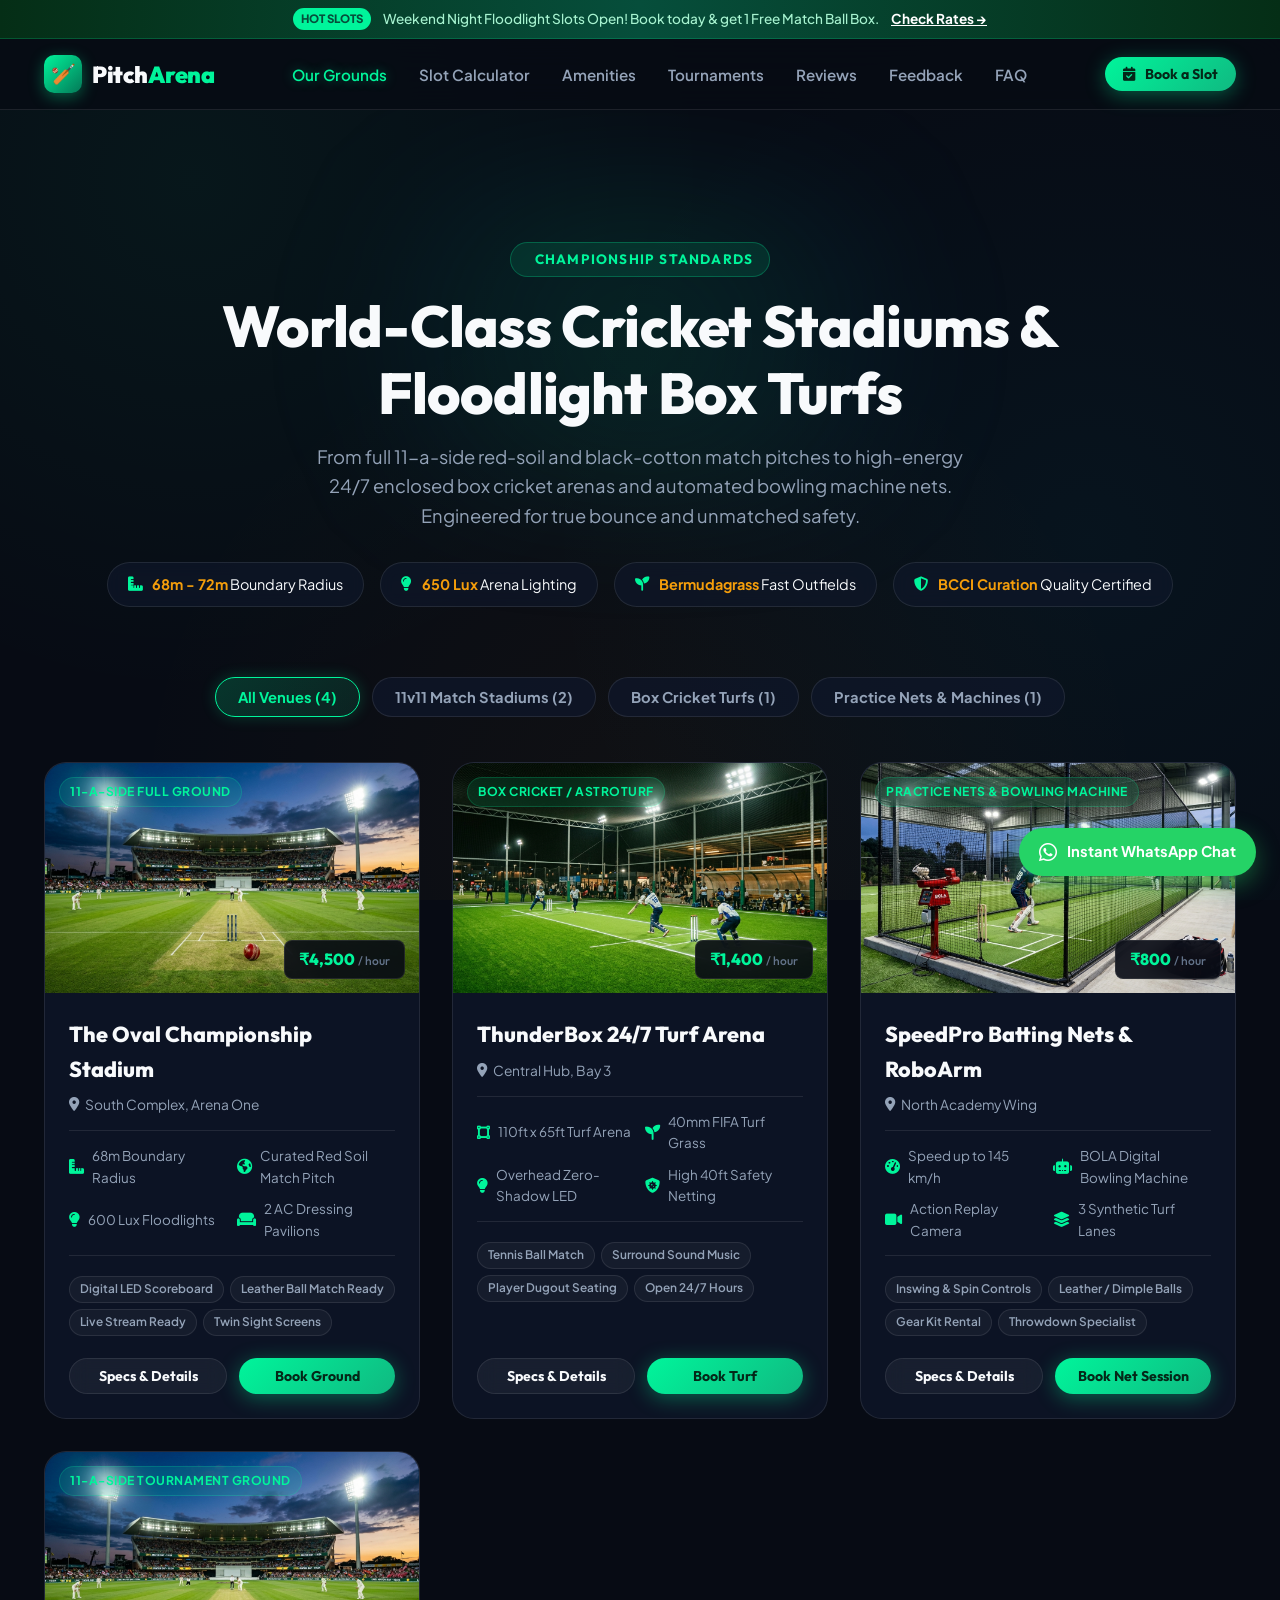
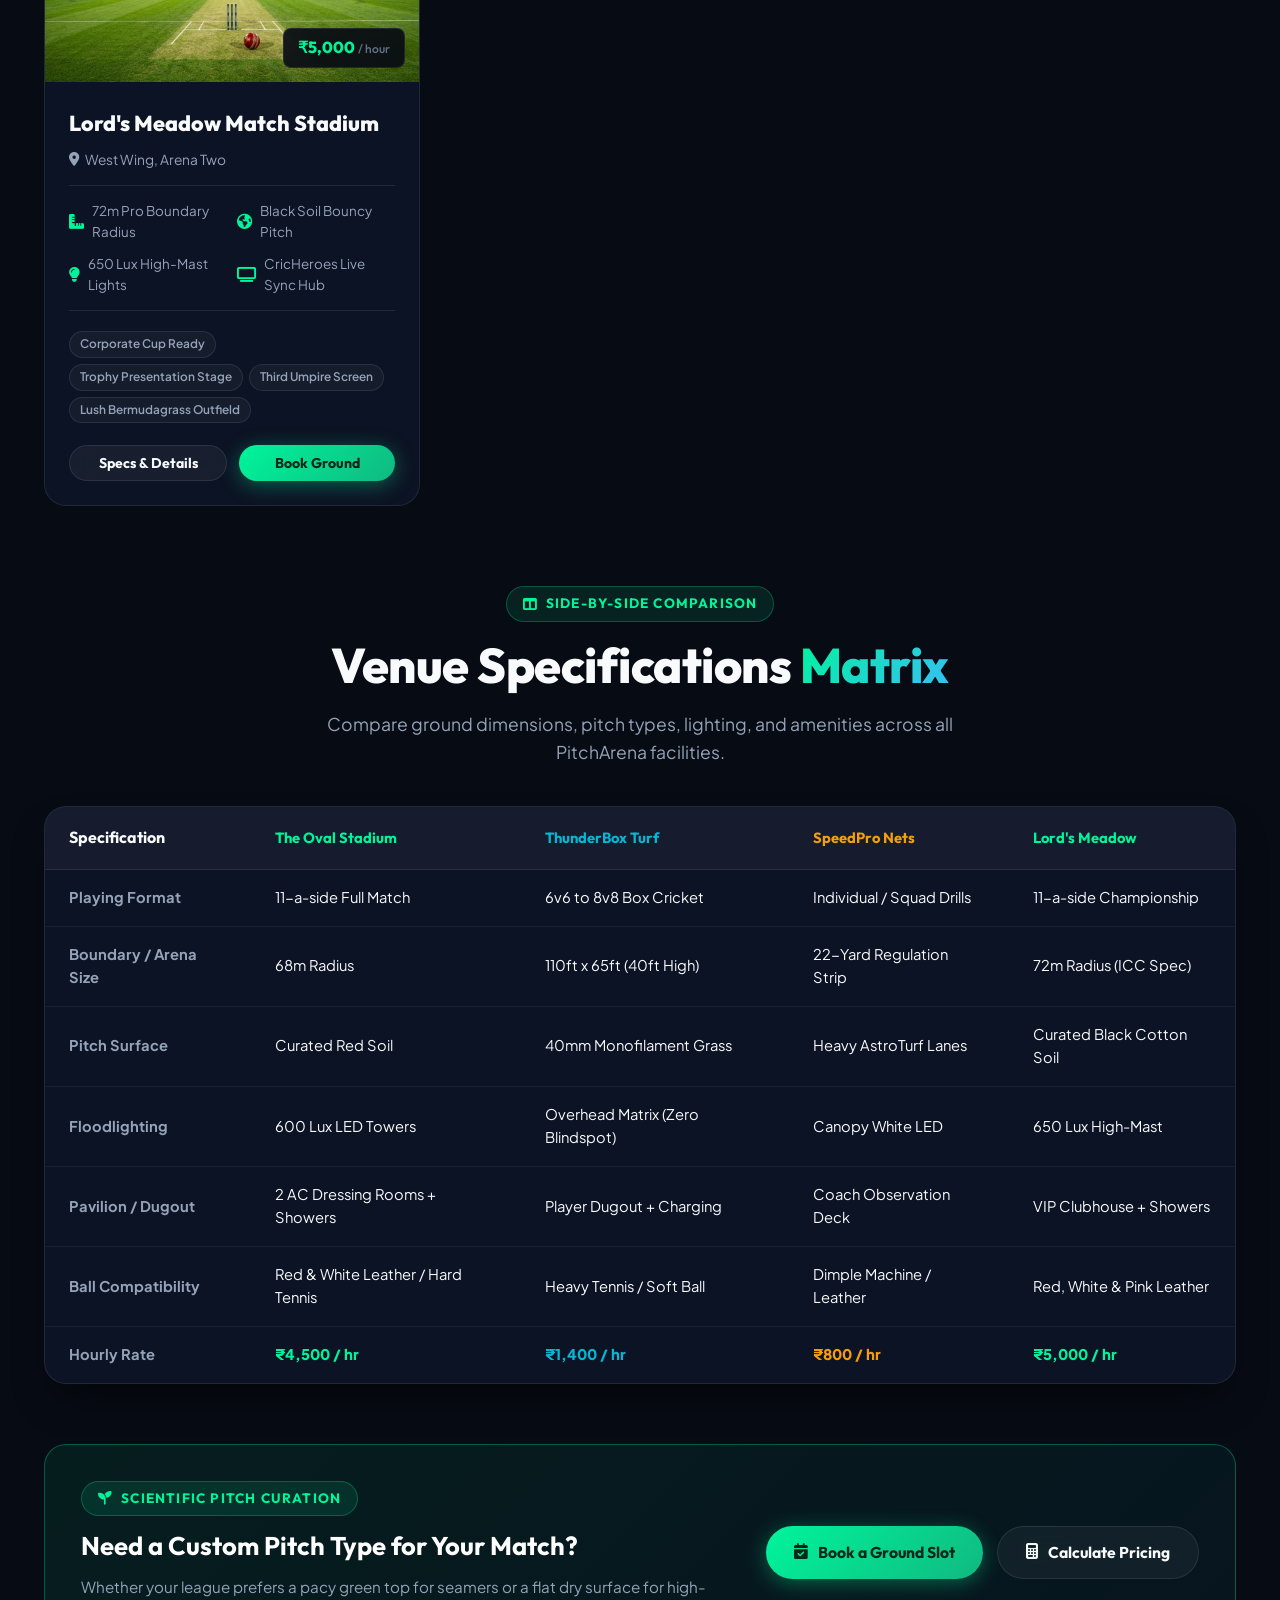
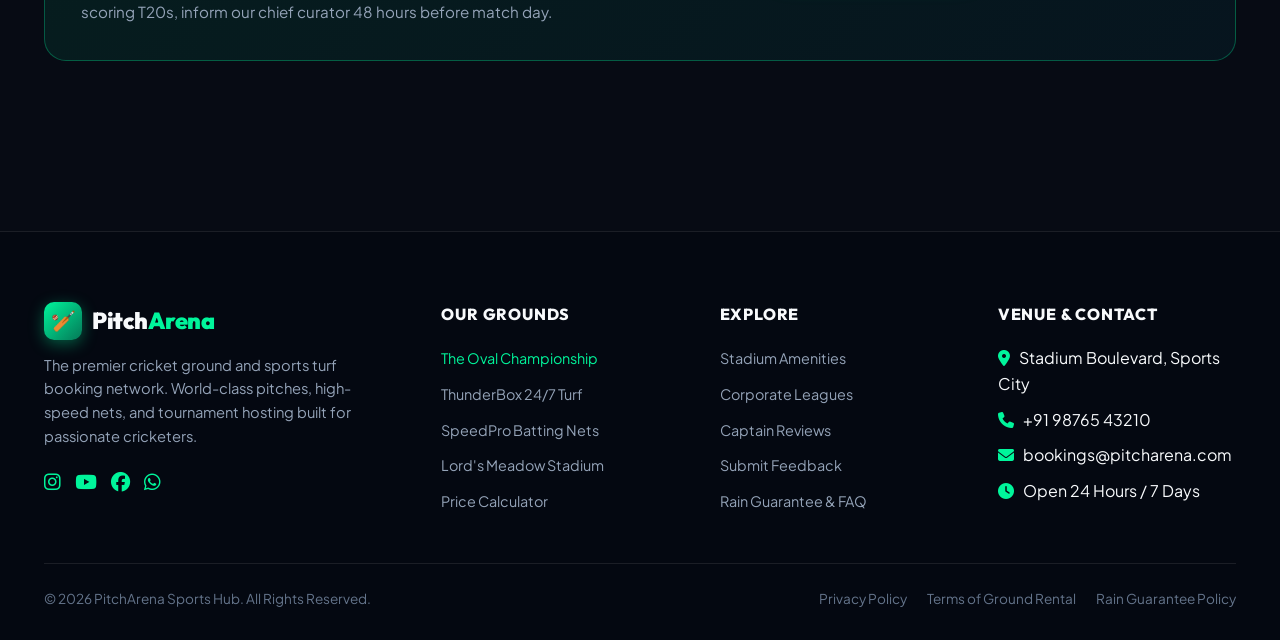
<file: grounds.html>
<!DOCTYPE html>
<html lang="en">
<head>
  <meta charset="UTF-8">
  <meta name="viewport" content="width=device-width, initial-scale=1.0">
  <title>Our Cricket Grounds &amp; Box Turfs | PitchArena Venues &amp; Specs</title>
  <meta name="description" content="Explore PitchArena's world-class cricket venues: 11-a-side red-soil stadiums, 24/7 floodlight box cricket arenas, and high-speed digital bowling machine nets.">
  <meta name="keywords" content="cricket grounds, box cricket turf, rent cricket pitch, natural turf cricket, practice nets, bowling machine arena">
  
  <!-- Favicon Icon -->
  <link rel="icon" href="data:image/svg+xml,<svg xmlns=%22http://www.w3.org/2000/svg%22 viewBox=%220 0 100 100%22><text y=%22.9em%22 font-size=%2290%22>🏏</text></svg>">

  <!-- Font Awesome Icons -->
  <link rel="stylesheet" href="https://cdnjs.cloudflare.com/ajax/libs/font-awesome/6.4.0/css/all.min.css">
  
  <!-- Custom Stylesheet -->
  <link rel="stylesheet" href="styles.css">
</head>
<body>

  <!-- Top Announcement Bar -->
  <div class="announcement-bar" id="announcementBar">
    <span class="badge-pulse">HOT SLOTS</span>
    <span>Weekend Night Floodlight Slots Open! Book today &amp; get 1 Free Match Ball Box.</span>
    <a href="calculator.html" style="text-decoration: underline; font-weight: 700; color: #fff;">Check Rates →</a>
  </div>

  <!-- Navbar -->
  <nav class="navbar" id="navbar">
    <div class="container nav-container">
      <a href="index.html" class="logo" id="siteLogo">
        <div class="logo-icon">🏏</div>
        <div class="logo-text">Pitch<span>Arena</span></div>
      </a>

      <ul class="nav-links" id="navLinks">
        <li><a href="grounds.html" class="active">Our Grounds</a></li>
        <li><a href="calculator.html">Slot Calculator</a></li>
        <li><a href="amenities.html">Amenities</a></li>
        <li><a href="tournaments.html">Tournaments</a></li>
        <li><a href="reviews.html">Reviews</a></li>
        <li><a href="feedback.html">Feedback</a></li>
        <li><a href="faq.html">FAQ</a></li>
      </ul>

      <div class="nav-actions">
        <button class="btn btn-primary btn-sm" id="navBookBtn" onclick="openBookingModal()">
          <i class="fa-solid fa-calendar-check"></i> Book a Slot
        </button>
        <button class="mobile-menu-toggle" id="mobileMenuBtn" aria-label="Toggle Navigation Menu">
          <i class="fa-solid fa-bars"></i>
        </button>
      </div>
    </div>
  </nav>

  <!-- Hero Banner for Grounds -->
  <header class="feedback-hero" id="groundsHero">
    <div class="container">
      <div class="section-tag">
        <i class="fa-solid fa-stadium"></i> Championship Standards
      </div>
      <h1 class="feedback-hero-headline">
        World-Class Cricket Stadiums &amp; <br>
        <span class="gradient-text">Floodlight Box Turfs</span>
      </h1>
      <p class="feedback-hero-lead">
        From full 11-a-side red-soil and black-cotton match pitches to high-energy 24/7 enclosed box cricket arenas and automated bowling machine nets. Engineered for true bounce and unmatched safety.
      </p>

      <div class="hero-stats-strip">
        <div class="stat-pill">
          <i class="fa-solid fa-ruler-combined"></i>
          <span><strong>68m - 72m</strong> Boundary Radius</span>
        </div>
        <div class="stat-pill">
          <i class="fa-solid fa-lightbulb"></i>
          <span><strong>650 Lux</strong> Arena Lighting</span>
        </div>
        <div class="stat-pill">
          <i class="fa-solid fa-seedling"></i>
          <span><strong>Bermudagrass</strong> Fast Outfields</span>
        </div>
        <div class="stat-pill">
          <i class="fa-solid fa-shield-halved"></i>
          <span><strong>BCCI Curation</strong> Quality Certified</span>
        </div>
      </div>
    </div>
  </header>

  <!-- Main Grounds Section -->
  <main class="grounds-section" id="grounds" style="padding-top: 20px;">
    <div class="container">
      
      <!-- Filter Tabs -->
      <div class="filter-tabs">
        <button class="filter-btn active" data-filter="all" onclick="filterGrounds('all', this)">All Venues (4)</button>
        <button class="filter-btn" data-filter="full" onclick="filterGrounds('full', this)">11v11 Match Stadiums (2)</button>
        <button class="filter-btn" data-filter="box" onclick="filterGrounds('box', this)">Box Cricket Turfs (1)</button>
        <button class="filter-btn" data-filter="nets" onclick="filterGrounds('nets', this)">Practice Nets &amp; Machines (1)</button>
      </div>

      <!-- Grounds Cards Grid -->
      <div class="grounds-grid" id="groundsGrid">

        <!-- Ground 1: The Oval Championship Stadium -->
        <div class="ground-card" data-category="full">
          <div class="ground-img-box">
            <img src="assets/images/cricket_ground_hero.jpg" alt="The Oval Championship Stadium Ground">
            <span class="ground-badge">11-A-Side Full Ground</span>
            <div class="ground-price-tag">₹4,500 <span>/ hour</span></div>
          </div>
          <div class="ground-body">
            <h3 class="ground-title">The Oval Championship Stadium</h3>
            <div class="ground-location"><i class="fa-solid fa-location-dot"></i> South Complex, Arena One</div>
            
            <div class="ground-specs">
              <div class="spec-item"><i class="fa-solid fa-ruler-combined"></i> 68m Boundary Radius</div>
              <div class="spec-item"><i class="fa-solid fa-earth-americas"></i> Curated Red Soil Match Pitch</div>
              <div class="spec-item"><i class="fa-solid fa-lightbulb"></i> 600 Lux Floodlights</div>
              <div class="spec-item"><i class="fa-solid fa-couch"></i> 2 AC Dressing Pavilions</div>
            </div>

            <div class="ground-features">
              <span class="feature-pill">Digital LED Scoreboard</span>
              <span class="feature-pill">Leather Ball Match Ready</span>
              <span class="feature-pill">Live Stream Ready</span>
              <span class="feature-pill">Twin Sight Screens</span>
            </div>

            <div class="ground-footer">
              <button class="btn btn-outline btn-sm" onclick="showGroundDetails('the-oval')">Specs &amp; Details</button>
              <button class="btn btn-primary btn-sm" onclick="prefillBooking('The Oval Championship Stadium', 4500, 'full')">Book Ground</button>
            </div>
          </div>
        </div>

        <!-- Ground 2: ThunderBox 24/7 Turf -->
        <div class="ground-card" data-category="box">
          <div class="ground-img-box">
            <img src="assets/images/box_cricket_turf.jpg" alt="ThunderBox Turf Arena">
            <span class="ground-badge">Box Cricket / AstroTurf</span>
            <div class="ground-price-tag">₹1,400 <span>/ hour</span></div>
          </div>
          <div class="ground-body">
            <h3 class="ground-title">ThunderBox 24/7 Turf Arena</h3>
            <div class="ground-location"><i class="fa-solid fa-location-dot"></i> Central Hub, Bay 3</div>
            
            <div class="ground-specs">
              <div class="spec-item"><i class="fa-solid fa-vector-square"></i> 110ft x 65ft Turf Arena</div>
              <div class="spec-item"><i class="fa-solid fa-seedling"></i> 40mm FIFA Turf Grass</div>
              <div class="spec-item"><i class="fa-solid fa-lightbulb"></i> Overhead Zero-Shadow LED</div>
              <div class="spec-item"><i class="fa-solid fa-shield-virus"></i> High 40ft Safety Netting</div>
            </div>

            <div class="ground-features">
              <span class="feature-pill">Tennis Ball Match</span>
              <span class="feature-pill">Surround Sound Music</span>
              <span class="feature-pill">Player Dugout Seating</span>
              <span class="feature-pill">Open 24/7 Hours</span>
            </div>

            <div class="ground-footer">
              <button class="btn btn-outline btn-sm" onclick="showGroundDetails('thunderbox')">Specs &amp; Details</button>
              <button class="btn btn-primary btn-sm" onclick="prefillBooking('ThunderBox 24/7 Turf Arena', 1400, 'box')">Book Turf</button>
            </div>
          </div>
        </div>

        <!-- Ground 3: SpeedPro Batting Nets -->
        <div class="ground-card" data-category="nets">
          <div class="ground-img-box">
            <img src="assets/images/cricket_practice_nets.jpg" alt="SpeedPro Batting Practice Nets">
            <span class="ground-badge">Practice Nets &amp; Bowling Machine</span>
            <div class="ground-price-tag">₹800 <span>/ hour</span></div>
          </div>
          <div class="ground-body">
            <h3 class="ground-title">SpeedPro Batting Nets &amp; RoboArm</h3>
            <div class="ground-location"><i class="fa-solid fa-location-dot"></i> North Academy Wing</div>
            
            <div class="ground-specs">
              <div class="spec-item"><i class="fa-solid fa-gauge-high"></i> Speed up to 145 km/h</div>
              <div class="spec-item"><i class="fa-solid fa-robot"></i> BOLA Digital Bowling Machine</div>
              <div class="spec-item"><i class="fa-solid fa-video"></i> Action Replay Camera</div>
              <div class="spec-item"><i class="fa-solid fa-layer-group"></i> 3 Synthetic Turf Lanes</div>
            </div>

            <div class="ground-features">
              <span class="feature-pill">Inswing &amp; Spin Controls</span>
              <span class="feature-pill">Leather / Dimple Balls</span>
              <span class="feature-pill">Gear Kit Rental</span>
              <span class="feature-pill">Throwdown Specialist</span>
            </div>

            <div class="ground-footer">
              <button class="btn btn-outline btn-sm" onclick="showGroundDetails('speedpro')">Specs &amp; Details</button>
              <button class="btn btn-primary btn-sm" onclick="prefillBooking('SpeedPro Batting Nets & RoboArm', 800, 'nets')">Book Net Session</button>
            </div>
          </div>
        </div>

        <!-- Ground 4: Lord's Meadow Match Stadium -->
        <div class="ground-card" data-category="full">
          <div class="ground-img-box">
            <img src="assets/images/cricket_ground_hero.jpg" alt="Lord's Meadow Black Soil Ground">
            <span class="ground-badge">11-A-Side Tournament Ground</span>
            <div class="ground-price-tag">₹5,000 <span>/ hour</span></div>
          </div>
          <div class="ground-body">
            <h3 class="ground-title">Lord's Meadow Match Stadium</h3>
            <div class="ground-location"><i class="fa-solid fa-location-dot"></i> West Wing, Arena Two</div>
            
            <div class="ground-specs">
              <div class="spec-item"><i class="fa-solid fa-ruler-combined"></i> 72m Pro Boundary Radius</div>
              <div class="spec-item"><i class="fa-solid fa-earth-americas"></i> Black Soil Bouncy Pitch</div>
              <div class="spec-item"><i class="fa-solid fa-lightbulb"></i> 650 Lux High-Mast Lights</div>
              <div class="spec-item"><i class="fa-solid fa-tv"></i> CricHeroes Live Sync Hub</div>
            </div>

            <div class="ground-features">
              <span class="feature-pill">Corporate Cup Ready</span>
              <span class="feature-pill">Trophy Presentation Stage</span>
              <span class="feature-pill">Third Umpire Screen</span>
              <span class="feature-pill">Lush Bermudagrass Outfield</span>
            </div>

            <div class="ground-footer">
              <button class="btn btn-outline btn-sm" onclick="showGroundDetails('lords-meadow')">Specs &amp; Details</button>
              <button class="btn btn-primary btn-sm" onclick="prefillBooking('Lord\'s Meadow Match Stadium', 5000, 'full')">Book Ground</button>
            </div>
          </div>
        </div>

      </div>

      <!-- Grounds Comparison Matrix Table -->
      <section style="margin: 80px 0 40px;">
        <div class="text-center">
          <div class="section-tag"><i class="fa-solid fa-table-columns"></i> Side-By-Side Comparison</div>
          <h2 class="section-title">Venue Specifications <span>Matrix</span></h2>
          <p class="section-desc center-box">
            Compare ground dimensions, pitch types, lighting, and amenities across all PitchArena facilities.
          </p>
        </div>

        <div style="background: var(--bg-card); border: 1px solid var(--border-glass); border-radius: var(--radius-lg); overflow-x: auto; box-shadow: var(--card-shadow);">
          <table style="width: 100%; border-collapse: collapse; text-align: left; font-size: 0.92rem;">
            <thead>
              <tr style="background: rgba(255,255,255,0.04); border-bottom: 1px solid var(--border-glass);">
                <th style="padding: 18px 24px; color: var(--text-main); font-family: var(--font-heading); font-size: 1rem;">Specification</th>
                <th style="padding: 18px 24px; color: var(--accent-neon); font-family: var(--font-heading);">The Oval Stadium</th>
                <th style="padding: 18px 24px; color: var(--accent-cyan); font-family: var(--font-heading);">ThunderBox Turf</th>
                <th style="padding: 18px 24px; color: var(--accent-gold); font-family: var(--font-heading);">SpeedPro Nets</th>
                <th style="padding: 18px 24px; color: var(--accent-neon); font-family: var(--font-heading);">Lord's Meadow</th>
              </tr>
            </thead>
            <tbody>
              <tr style="border-bottom: 1px solid rgba(255,255,255,0.05);">
                <td style="padding: 16px 24px; font-weight: 700; color: var(--text-secondary);">Playing Format</td>
                <td style="padding: 16px 24px; color: var(--text-main);">11-a-side Full Match</td>
                <td style="padding: 16px 24px; color: var(--text-main);">6v6 to 8v8 Box Cricket</td>
                <td style="padding: 16px 24px; color: var(--text-main);">Individual / Squad Drills</td>
                <td style="padding: 16px 24px; color: var(--text-main);">11-a-side Championship</td>
              </tr>
              <tr style="border-bottom: 1px solid rgba(255,255,255,0.05);">
                <td style="padding: 16px 24px; font-weight: 700; color: var(--text-secondary);">Boundary / Arena Size</td>
                <td style="padding: 16px 24px; color: var(--text-main);">68m Radius</td>
                <td style="padding: 16px 24px; color: var(--text-main);">110ft x 65ft (40ft High)</td>
                <td style="padding: 16px 24px; color: var(--text-main);">22-Yard Regulation Strip</td>
                <td style="padding: 16px 24px; color: var(--text-main);">72m Radius (ICC Spec)</td>
              </tr>
              <tr style="border-bottom: 1px solid rgba(255,255,255,0.05);">
                <td style="padding: 16px 24px; font-weight: 700; color: var(--text-secondary);">Pitch Surface</td>
                <td style="padding: 16px 24px; color: var(--text-main);">Curated Red Soil</td>
                <td style="padding: 16px 24px; color: var(--text-main);">40mm Monofilament Grass</td>
                <td style="padding: 16px 24px; color: var(--text-main);">Heavy AstroTurf Lanes</td>
                <td style="padding: 16px 24px; color: var(--text-main);">Curated Black Cotton Soil</td>
              </tr>
              <tr style="border-bottom: 1px solid rgba(255,255,255,0.05);">
                <td style="padding: 16px 24px; font-weight: 700; color: var(--text-secondary);">Floodlighting</td>
                <td style="padding: 16px 24px; color: var(--text-main);">600 Lux LED Towers</td>
                <td style="padding: 16px 24px; color: var(--text-main);">Overhead Matrix (Zero Blindspot)</td>
                <td style="padding: 16px 24px; color: var(--text-main);">Canopy White LED</td>
                <td style="padding: 16px 24px; color: var(--text-main);">650 Lux High-Mast</td>
              </tr>
              <tr style="border-bottom: 1px solid rgba(255,255,255,0.05);">
                <td style="padding: 16px 24px; font-weight: 700; color: var(--text-secondary);">Pavilion / Dugout</td>
                <td style="padding: 16px 24px; color: var(--text-main);">2 AC Dressing Rooms + Showers</td>
                <td style="padding: 16px 24px; color: var(--text-main);">Player Dugout + Charging</td>
                <td style="padding: 16px 24px; color: var(--text-main);">Coach Observation Deck</td>
                <td style="padding: 16px 24px; color: var(--text-main);">VIP Clubhouse + Showers</td>
              </tr>
              <tr style="border-bottom: 1px solid rgba(255,255,255,0.05);">
                <td style="padding: 16px 24px; font-weight: 700; color: var(--text-secondary);">Ball Compatibility</td>
                <td style="padding: 16px 24px; color: var(--text-main);">Red &amp; White Leather / Hard Tennis</td>
                <td style="padding: 16px 24px; color: var(--text-main);">Heavy Tennis / Soft Ball</td>
                <td style="padding: 16px 24px; color: var(--text-main);">Dimple Machine / Leather</td>
                <td style="padding: 16px 24px; color: var(--text-main);">Red, White &amp; Pink Leather</td>
              </tr>
              <tr>
                <td style="padding: 16px 24px; font-weight: 700; color: var(--text-secondary);">Hourly Rate</td>
                <td style="padding: 16px 24px; font-weight: 800; color: var(--accent-neon);">₹4,500 / hr</td>
                <td style="padding: 16px 24px; font-weight: 800; color: var(--accent-cyan);">₹1,400 / hr</td>
                <td style="padding: 16px 24px; font-weight: 800; color: var(--accent-gold);">₹800 / hr</td>
                <td style="padding: 16px 24px; font-weight: 800; color: var(--accent-neon);">₹5,000 / hr</td>
              </tr>
            </tbody>
          </table>
        </div>
      </section>

      <!-- Pitch Curation Guarantee Banner -->
      <div style="background: linear-gradient(135deg, rgba(0, 245, 155, 0.08) 0%, rgba(6, 182, 212, 0.06) 100%); border: 1px solid rgba(0, 245, 155, 0.3); border-radius: var(--radius-lg); padding: 36px; margin: 60px 0 80px; display: flex; align-items: center; justify-content: space-between; flex-wrap: wrap; gap: 24px;">
        <div style="max-width: 650px;">
          <div class="section-tag" style="margin-bottom: 10px;"><i class="fa-solid fa-seedling"></i> Scientific Pitch Curation</div>
          <h3 style="font-family: var(--font-heading); font-size: 1.6rem; color: #fff; margin-bottom: 8px;">Need a Custom Pitch Type for Your Match?</h3>
          <p style="color: var(--text-secondary); font-size: 0.95rem;">
            Whether your league prefers a pacy green top for seamers or a flat dry surface for high-scoring T20s, inform our chief curator 48 hours before match day.
          </p>
        </div>
        <div style="display: flex; gap: 14px; flex-wrap: wrap;">
          <button class="btn btn-primary" onclick="openBookingModal()">
            <i class="fa-solid fa-calendar-check"></i> Book a Ground Slot
          </button>
          <a href="calculator.html" class="btn btn-outline">
            <i class="fa-solid fa-calculator"></i> Calculate Pricing
          </a>
        </div>
      </div>

    </div>
  </main>

  <!-- Footer -->
  <footer class="site-footer">
    <div class="container">
      <div class="footer-grid">
        <div class="footer-brand">
          <a href="index.html" class="logo">
            <div class="logo-icon">🏏</div>
            <div class="logo-text">Pitch<span>Arena</span></div>
          </a>
          <p>The premier cricket ground and sports turf booking network. World-class pitches, high-speed nets, and tournament hosting built for passionate cricketers.</p>
          <div style="margin-top: 18px; display: flex; gap: 14px; font-size: 1.2rem; color: var(--accent-neon);">
            <a href="#" aria-label="Instagram"><i class="fa-brands fa-instagram"></i></a>
            <a href="#" aria-label="YouTube"><i class="fa-brands fa-youtube"></i></a>
            <a href="#" aria-label="Facebook"><i class="fa-brands fa-facebook"></i></a>
            <a href="#" aria-label="WhatsApp"><i class="fa-brands fa-whatsapp"></i></a>
          </div>
        </div>

        <div class="footer-col">
          <h4>Our Grounds</h4>
          <ul class="footer-links">
            <li><a href="grounds.html" style="color: var(--accent-neon);">The Oval Championship</a></li>
            <li><a href="grounds.html">ThunderBox 24/7 Turf</a></li>
            <li><a href="grounds.html">SpeedPro Batting Nets</a></li>
            <li><a href="grounds.html">Lord's Meadow Stadium</a></li>
            <li><a href="calculator.html">Price Calculator</a></li>
          </ul>
        </div>

        <div class="footer-col">
          <h4>Explore</h4>
          <ul class="footer-links">
            <li><a href="amenities.html">Stadium Amenities</a></li>
            <li><a href="tournaments.html">Corporate Leagues</a></li>
            <li><a href="reviews.html">Captain Reviews</a></li>
            <li><a href="feedback.html">Submit Feedback</a></li>
            <li><a href="faq.html">Rain Guarantee &amp; FAQ</a></li>
          </ul>
        </div>

        <div class="footer-col">
          <h4>Venue &amp; Contact</h4>
          <ul class="footer-links">
            <li><i class="fa-solid fa-location-dot" style="color: var(--accent-neon); margin-right: 6px;"></i> Stadium Boulevard, Sports City</li>
            <li><i class="fa-solid fa-phone" style="color: var(--accent-neon); margin-right: 6px;"></i> +91 98765 43210</li>
            <li><i class="fa-solid fa-envelope" style="color: var(--accent-neon); margin-right: 6px;"></i> bookings@pitcharena.com</li>
            <li><i class="fa-solid fa-clock" style="color: var(--accent-neon); margin-right: 6px;"></i> Open 24 Hours / 7 Days</li>
          </ul>
        </div>
      </div>

      <div class="footer-bottom">
        <div>&copy; 2026 PitchArena Sports Hub. All Rights Reserved.</div>
        <div style="display: flex; gap: 20px;">
          <a href="#">Privacy Policy</a>
          <a href="#">Terms of Ground Rental</a>
          <a href="faq.html">Rain Guarantee Policy</a>
        </div>
      </div>
    </div>
  </footer>

  <!-- Floating WhatsApp -->
  <a href="https://wa.me/919876543210?text=Hi%20PitchArena,%20I%20want%20to%20inquire%20about%20grounds" target="_blank" class="floating-contact-btn" id="floatingWhatsapp">
    <i class="fa-brands fa-whatsapp" style="font-size: 1.3rem;"></i>
    <span>Instant WhatsApp Chat</span>
  </a>

  <!-- Booking Modal -->
  <div class="modal-backdrop" id="bookingModal" onclick="handleBackdropClick(event, 'bookingModal')">
    <div class="modal-dialog">
      <div class="modal-header">
        <h3 class="modal-title" id="bookingModalTitle">Reserve Cricket Slot</h3>
        <button class="modal-close-btn" onclick="closeModal('bookingModal')">&times;</button>
      </div>

      <div class="modal-body" id="bookingModalBody">
        <form id="bookingForm" onsubmit="submitBooking(event)">
          <div class="modal-form-grid">
            
            <div class="form-group form-field-full">
              <label for="bookGroundSelect">Selected Ground / Venue</label>
              <select id="bookGroundSelect" required onchange="syncModalPricing()">
                <option value="oval">The Oval Championship Stadium (₹4,500/hr)</option>
                <option value="thunderbox">ThunderBox 24/7 Turf (₹1,400/hr)</option>
                <option value="speedpro">SpeedPro Batting Nets &amp; RoboArm (₹800/hr)</option>
                <option value="lords">Lord's Meadow Stadium (₹5,000/hr)</option>
              </select>
            </div>

            <div class="form-group">
              <label for="bookDate">Match Date</label>
              <input type="date" id="bookDate" required>
            </div>

            <div class="form-group">
              <label for="bookTimeSlot">Preferred Slot</label>
              <select id="bookTimeSlot" required onchange="syncModalPricing()">
                <option value="morning">Morning (06:00 AM - 10:00 AM)</option>
                <option value="afternoon">Afternoon (02:00 PM - 06:00 PM)</option>
                <option value="night" selected>Night Floodlights (06:00 PM - 10:00 PM)</option>
                <option value="midnight">Midnight Derby (10:00 PM - 02:00 AM)</option>
              </select>
            </div>

            <div class="form-group">
              <label for="bookDuration">Duration (Hours)</label>
              <select id="bookDuration" required onchange="syncModalPricing()">
                <option value="2">2 Hours (Quick Match)</option>
                <option value="4" selected>4 Hours (Standard 20-Over)</option>
                <option value="6">6 Hours (Double Match)</option>
                <option value="8">8 Hours (Full Day League)</option>
              </select>
            </div>

            <div class="form-group">
              <label for="bookCaptainName">Captain / Organizer Name</label>
              <input type="text" id="bookCaptainName" placeholder="Full Name" required>
            </div>

            <div class="form-group">
              <label for="bookTeamName">Team / Club Name</label>
              <input type="text" id="bookTeamName" placeholder="e.g. Bangalore Strikers" required>
            </div>

            <div class="form-group">
              <label for="bookPhone">WhatsApp / Mobile Number</label>
              <input type="tel" id="bookPhone" placeholder="+91 98765 00000" required>
            </div>

            <div class="form-group">
              <label for="bookEmail">Email Address</label>
              <input type="email" id="bookEmail" placeholder="captain@team.com" required>
            </div>

            <div class="form-group form-field-full">
              <label for="bookNotes">Special Requests (Umpires, Live Stream, Custom rules)</label>
              <textarea id="bookNotes" rows="2" placeholder="Mention if you require live commentary, video recording, or extra jersey bibs..."></textarea>
            </div>

          </div>

          <!-- Dynamic Quote Box in Modal -->
          <div class="booking-confirm-box">
            <div class="confirm-item">
              <span>Estimated Rental Total:</span>
              <strong id="modalTotalAmount">₹18,000</strong>
            </div>
            <div class="confirm-item">
              <span>Advance to Lock Slot (30%):</span>
              <strong id="modalAdvanceAmount">₹5,400</strong>
            </div>
            <div class="confirm-item">
              <span>Slot Status:</span>
              <span style="color: var(--accent-neon); font-weight: 700;">● Available for Instant Lock</span>
            </div>
          </div>

          <button type="submit" class="btn btn-primary" style="width: 100%;">
            <i class="fa-solid fa-lock"></i> Confirm &amp; Lock Slot Now
          </button>
        </form>
      </div>
    </div>
  </div>

  <!-- Ground Detail Quickview Modal -->
  <div class="modal-backdrop" id="detailModal" onclick="handleBackdropClick(event, 'detailModal')">
    <div class="modal-dialog">
      <div class="modal-header">
        <h3 class="modal-title" id="detailModalTitle">Ground Specifications</h3>
        <button class="modal-close-btn" onclick="closeModal('detailModal')">&times;</button>
      </div>
      <div class="modal-body" id="detailModalBody"></div>
    </div>
  </div>

  <!-- Toast Notification Center -->
  <div class="toast-container" id="toastContainer"></div>

  <!-- Main Scripts -->
  <script src="script.js"></script>
</body>
</html>
</file>
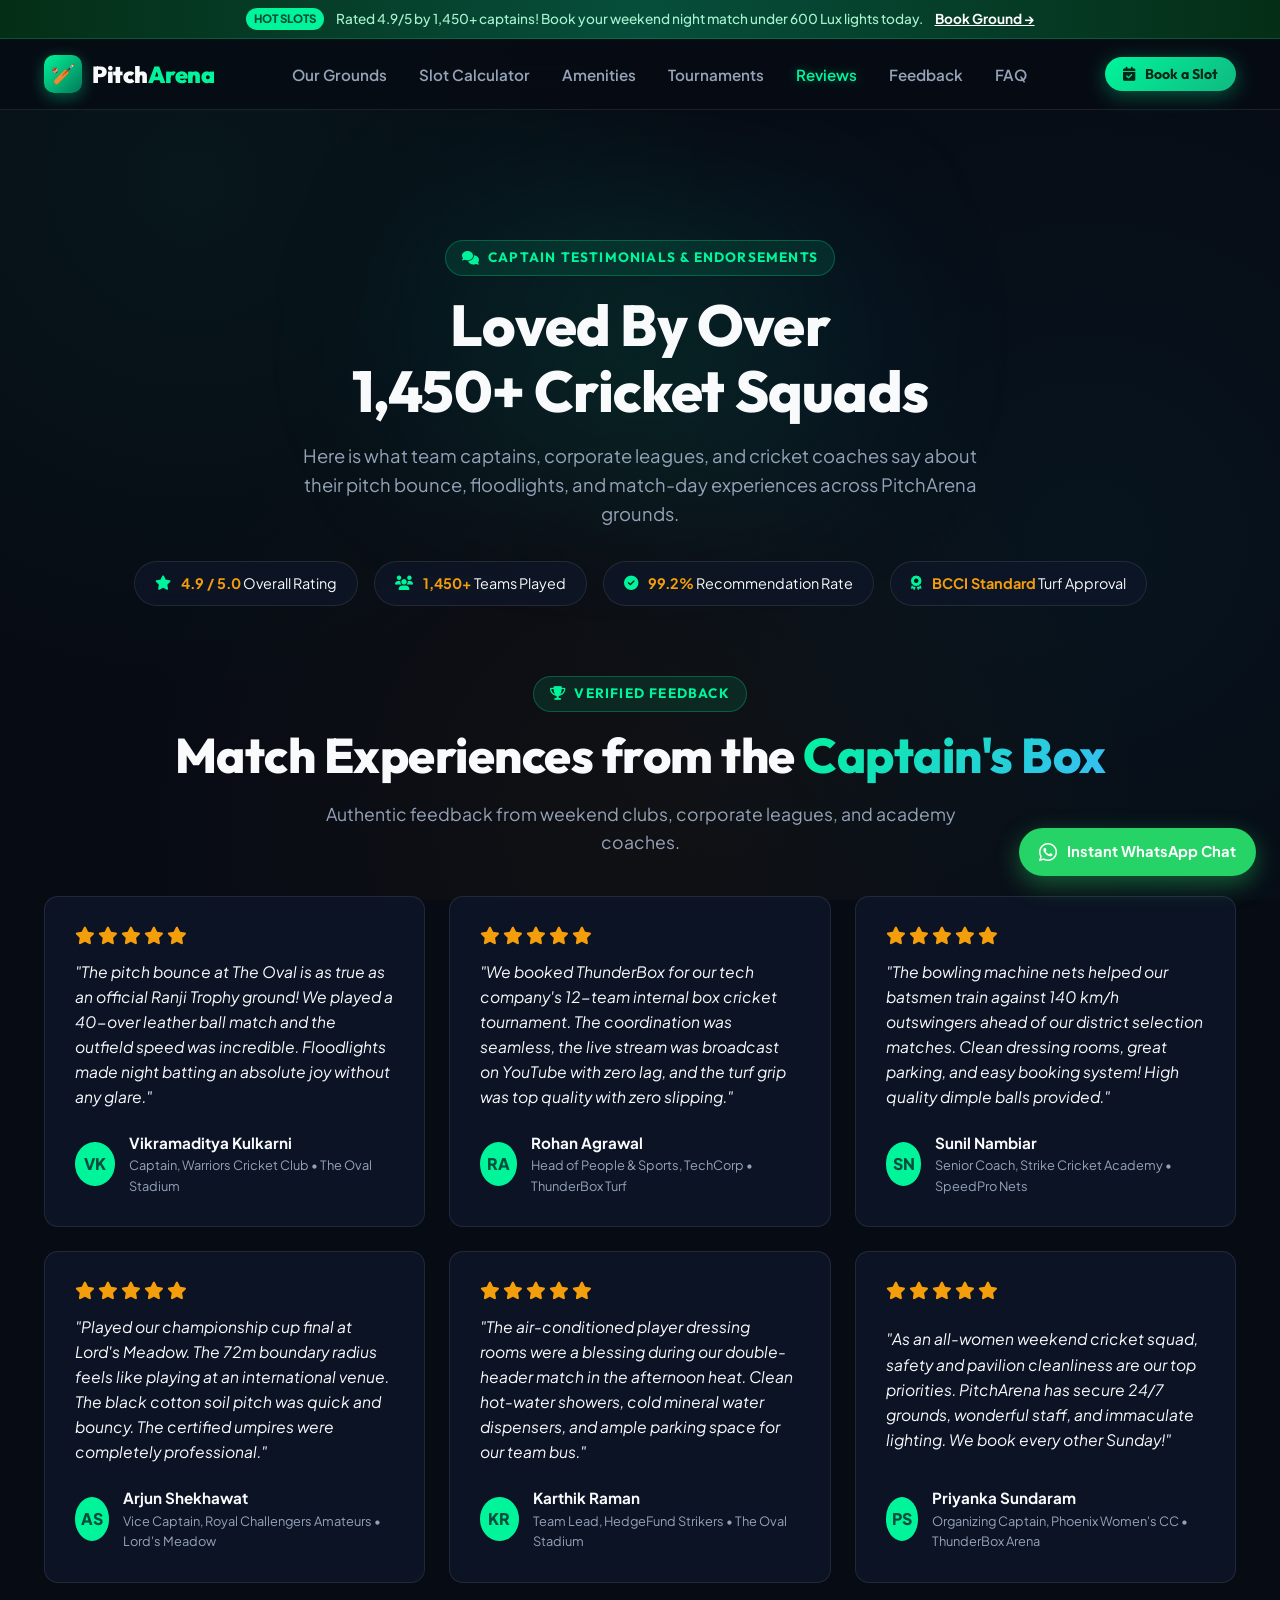
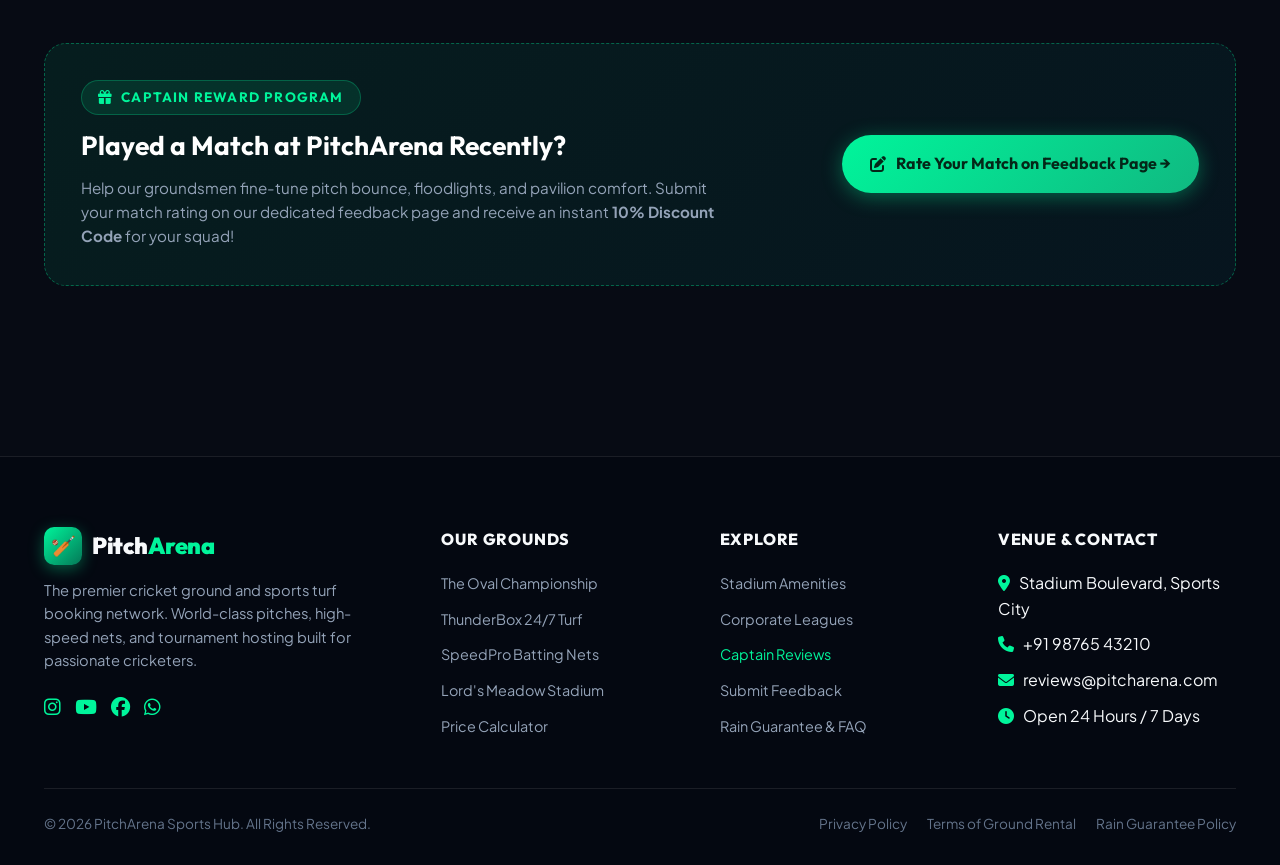
<file: reviews.html>
<!DOCTYPE html>
<html lang="en">
<head>
  <meta charset="UTF-8">
  <meta name="viewport" content="width=device-width, initial-scale=1.0">
  <title>Captain Reviews &amp; Club Testimonials | PitchArena Cricket Hub</title>
  <meta name="description" content="Read authentic player reviews and captain testimonials from over 1,450+ cricket teams who play matches and host tournaments at PitchArena.">
  <meta name="keywords" content="cricket ground reviews, turf cricket reviews, captain feedback, PitchArena testimonials, best cricket grounds">
  
  <!-- Favicon Icon -->
  <link rel="icon" href="data:image/svg+xml,<svg xmlns=%22http://www.w3.org/2000/svg%22 viewBox=%220 0 100 100%22><text y=%22.9em%22 font-size=%2290%22>🏏</text></svg>">

  <!-- Font Awesome Icons -->
  <link rel="stylesheet" href="https://cdnjs.cloudflare.com/ajax/libs/font-awesome/6.4.0/css/all.min.css">
  
  <!-- Custom Stylesheet -->
  <link rel="stylesheet" href="styles.css">
</head>
<body>

  <!-- Top Announcement Bar -->
  <div class="announcement-bar" id="announcementBar">
    <span class="badge-pulse">HOT SLOTS</span>
    <span>Rated 4.9/5 by 1,450+ captains! Book your weekend night match under 600 Lux lights today.</span>
    <a href="grounds.html" style="text-decoration: underline; font-weight: 700; color: #fff;">Book Ground →</a>
  </div>

  <!-- Navbar -->
  <nav class="navbar" id="navbar">
    <div class="container nav-container">
      <a href="index.html" class="logo" id="siteLogo">
        <div class="logo-icon">🏏</div>
        <div class="logo-text">Pitch<span>Arena</span></div>
      </a>

      <ul class="nav-links" id="navLinks">
        <li><a href="grounds.html">Our Grounds</a></li>
        <li><a href="calculator.html">Slot Calculator</a></li>
        <li><a href="amenities.html">Amenities</a></li>
        <li><a href="tournaments.html">Tournaments</a></li>
        <li><a href="reviews.html" class="active">Reviews</a></li>
        <li><a href="feedback.html">Feedback</a></li>
        <li><a href="faq.html">FAQ</a></li>
      </ul>

      <div class="nav-actions">
        <button class="btn btn-primary btn-sm" id="navBookBtn" onclick="openBookingModal()">
          <i class="fa-solid fa-calendar-check"></i> Book a Slot
        </button>
        <button class="mobile-menu-toggle" id="mobileMenuBtn" aria-label="Toggle Navigation Menu">
          <i class="fa-solid fa-bars"></i>
        </button>
      </div>
    </div>
  </nav>

  <!-- Hero Header for Reviews -->
  <header class="feedback-hero" id="reviewsHero">
    <div class="container">
      <div class="section-tag">
        <i class="fa-solid fa-comments"></i> Captain Testimonials &amp; Endorsements
      </div>
      <h1 class="feedback-hero-headline">
        Loved By Over <br>
        <span class="gradient-text">1,450+ Cricket Squads</span>
      </h1>
      <p class="feedback-hero-lead">
        Here is what team captains, corporate leagues, and cricket coaches say about their pitch bounce, floodlights, and match-day experiences across PitchArena grounds.
      </p>

      <div class="hero-stats-strip">
        <div class="stat-pill">
          <i class="fa-solid fa-star"></i>
          <span><strong>4.9 / 5.0</strong> Overall Rating</span>
        </div>
        <div class="stat-pill">
          <i class="fa-solid fa-users"></i>
          <span><strong>1,450+</strong> Teams Played</span>
        </div>
        <div class="stat-pill">
          <i class="fa-solid fa-circle-check"></i>
          <span><strong>99.2%</strong> Recommendation Rate</span>
        </div>
        <div class="stat-pill">
          <i class="fa-solid fa-award"></i>
          <span><strong>BCCI Standard</strong> Turf Approval</span>
        </div>
      </div>
    </div>
  </header>

  <!-- Reviews Section -->
  <main class="reviews-section" id="reviews" style="padding-top: 20px;">
    <div class="container">
      
      <div class="text-center" style="margin-bottom: 40px;">
        <div class="section-tag"><i class="fa-solid fa-trophy"></i> Verified Feedback</div>
        <h2 class="section-title">Match Experiences from the <span>Captain's Box</span></h2>
        <p class="section-desc center-box">
          Authentic feedback from weekend clubs, corporate leagues, and academy coaches.
        </p>
      </div>

      <!-- Reviews Grid -->
      <div class="reviews-grid" style="margin-bottom: 60px;">
        
        <!-- Review 1 -->
        <div class="review-card">
          <div class="review-stars">
            <i class="fa-solid fa-star"></i><i class="fa-solid fa-star"></i><i class="fa-solid fa-star"></i><i class="fa-solid fa-star"></i><i class="fa-solid fa-star"></i>
          </div>
          <p class="review-quote">
            "The pitch bounce at The Oval is as true as an official Ranji Trophy ground! We played a 40-over leather ball match and the outfield speed was incredible. Floodlights made night batting an absolute joy without any glare."
          </p>
          <div class="reviewer-meta">
            <div class="reviewer-avatar">VK</div>
            <div>
              <div class="reviewer-name">Vikramaditya Kulkarni</div>
              <div class="reviewer-role">Captain, Warriors Cricket Club &bull; The Oval Stadium</div>
            </div>
          </div>
        </div>

        <!-- Review 2 -->
        <div class="review-card">
          <div class="review-stars">
            <i class="fa-solid fa-star"></i><i class="fa-solid fa-star"></i><i class="fa-solid fa-star"></i><i class="fa-solid fa-star"></i><i class="fa-solid fa-star"></i>
          </div>
          <p class="review-quote">
            "We booked ThunderBox for our tech company's 12-team internal box cricket tournament. The coordination was seamless, the live stream was broadcast on YouTube with zero lag, and the turf grip was top quality with zero slipping."
          </p>
          <div class="reviewer-meta">
            <div class="reviewer-avatar">RA</div>
            <div>
              <div class="reviewer-name">Rohan Agrawal</div>
              <div class="reviewer-role">Head of People &amp; Sports, TechCorp &bull; ThunderBox Turf</div>
            </div>
          </div>
        </div>

        <!-- Review 3 -->
        <div class="review-card">
          <div class="review-stars">
            <i class="fa-solid fa-star"></i><i class="fa-solid fa-star"></i><i class="fa-solid fa-star"></i><i class="fa-solid fa-star"></i><i class="fa-solid fa-star"></i>
          </div>
          <p class="review-quote">
            "The bowling machine nets helped our batsmen train against 140 km/h outswingers ahead of our district selection matches. Clean dressing rooms, great parking, and easy booking system! High quality dimple balls provided."
          </p>
          <div class="reviewer-meta">
            <div class="reviewer-avatar">SN</div>
            <div>
              <div class="reviewer-name">Sunil Nambiar</div>
              <div class="reviewer-role">Senior Coach, Strike Cricket Academy &bull; SpeedPro Nets</div>
            </div>
          </div>
        </div>

        <!-- Review 4 -->
        <div class="review-card">
          <div class="review-stars">
            <i class="fa-solid fa-star"></i><i class="fa-solid fa-star"></i><i class="fa-solid fa-star"></i><i class="fa-solid fa-star"></i><i class="fa-solid fa-star"></i>
          </div>
          <p class="review-quote">
            "Played our championship cup final at Lord's Meadow. The 72m boundary radius feels like playing at an international venue. The black cotton soil pitch was quick and bouncy. The certified umpires were completely professional."
          </p>
          <div class="reviewer-meta">
            <div class="reviewer-avatar">AS</div>
            <div>
              <div class="reviewer-name">Arjun Shekhawat</div>
              <div class="reviewer-role">Vice Captain, Royal Challengers Amateurs &bull; Lord's Meadow</div>
            </div>
          </div>
        </div>

        <!-- Review 5 -->
        <div class="review-card">
          <div class="review-stars">
            <i class="fa-solid fa-star"></i><i class="fa-solid fa-star"></i><i class="fa-solid fa-star"></i><i class="fa-solid fa-star"></i><i class="fa-solid fa-star"></i>
          </div>
          <p class="review-quote">
            "The air-conditioned player dressing rooms were a blessing during our double-header match in the afternoon heat. Clean hot-water showers, cold mineral water dispensers, and ample parking space for our team bus."
          </p>
          <div class="reviewer-meta">
            <div class="reviewer-avatar">KR</div>
            <div>
              <div class="reviewer-name">Karthik Raman</div>
              <div class="reviewer-role">Team Lead, HedgeFund Strikers &bull; The Oval Stadium</div>
            </div>
          </div>
        </div>

        <!-- Review 6 -->
        <div class="review-card">
          <div class="review-stars">
            <i class="fa-solid fa-star"></i><i class="fa-solid fa-star"></i><i class="fa-solid fa-star"></i><i class="fa-solid fa-star"></i><i class="fa-solid fa-star"></i>
          </div>
          <p class="review-quote">
            "As an all-women weekend cricket squad, safety and pavilion cleanliness are our top priorities. PitchArena has secure 24/7 grounds, wonderful staff, and immaculate lighting. We book every other Sunday!"
          </p>
          <div class="reviewer-meta">
            <div class="reviewer-avatar">PS</div>
            <div>
              <div class="reviewer-name">Priyanka Sundaram</div>
              <div class="reviewer-role">Organizing Captain, Phoenix Women's CC &bull; ThunderBox Arena</div>
            </div>
          </div>
        </div>

      </div>

      <!-- Feedback Callout & Reward CTA -->
      <div style="background: linear-gradient(135deg, rgba(0, 245, 155, 0.08) 0%, rgba(6, 182, 212, 0.06) 100%); border: 1px dashed rgba(0, 245, 155, 0.35); border-radius: var(--radius-lg); padding: 36px; display: flex; align-items: center; justify-content: space-between; flex-wrap: wrap; gap: 24px; margin-bottom: 80px;">
        <div style="max-width: 650px;">
          <div class="section-tag" style="margin-bottom: 10px;"><i class="fa-solid fa-gift"></i> Captain Reward Program</div>
          <h3 style="font-family: var(--font-heading); font-size: 1.65rem; color: #fff; margin-bottom: 8px;">
            Played a Match at PitchArena Recently?
          </h3>
          <p style="color: var(--text-secondary); font-size: 0.95rem;">
            Help our groundsmen fine-tune pitch bounce, floodlights, and pavilion comfort. Submit your match rating on our dedicated feedback page and receive an instant <strong>10% Discount Code</strong> for your squad!
          </p>
        </div>
        <a href="feedback.html" class="btn btn-primary" style="white-space: nowrap; padding: 16px 28px; font-size: 1rem;">
          <i class="fa-solid fa-pen-to-square"></i> Rate Your Match on Feedback Page →
        </a>
      </div>

    </div>
  </main>

  <!-- Footer -->
  <footer class="site-footer">
    <div class="container">
      <div class="footer-grid">
        <div class="footer-brand">
          <a href="index.html" class="logo">
            <div class="logo-icon">🏏</div>
            <div class="logo-text">Pitch<span>Arena</span></div>
          </a>
          <p>The premier cricket ground and sports turf booking network. World-class pitches, high-speed nets, and tournament hosting built for passionate cricketers.</p>
          <div style="margin-top: 18px; display: flex; gap: 14px; font-size: 1.2rem; color: var(--accent-neon);">
            <a href="#" aria-label="Instagram"><i class="fa-brands fa-instagram"></i></a>
            <a href="#" aria-label="YouTube"><i class="fa-brands fa-youtube"></i></a>
            <a href="#" aria-label="Facebook"><i class="fa-brands fa-facebook"></i></a>
            <a href="#" aria-label="WhatsApp"><i class="fa-brands fa-whatsapp"></i></a>
          </div>
        </div>

        <div class="footer-col">
          <h4>Our Grounds</h4>
          <ul class="footer-links">
            <li><a href="grounds.html">The Oval Championship</a></li>
            <li><a href="grounds.html">ThunderBox 24/7 Turf</a></li>
            <li><a href="grounds.html">SpeedPro Batting Nets</a></li>
            <li><a href="grounds.html">Lord's Meadow Stadium</a></li>
            <li><a href="calculator.html">Price Calculator</a></li>
          </ul>
        </div>

        <div class="footer-col">
          <h4>Explore</h4>
          <ul class="footer-links">
            <li><a href="amenities.html">Stadium Amenities</a></li>
            <li><a href="tournaments.html">Corporate Leagues</a></li>
            <li><a href="reviews.html" style="color: var(--accent-neon);">Captain Reviews</a></li>
            <li><a href="feedback.html">Submit Feedback</a></li>
            <li><a href="faq.html">Rain Guarantee &amp; FAQ</a></li>
          </ul>
        </div>

        <div class="footer-col">
          <h4>Venue &amp; Contact</h4>
          <ul class="footer-links">
            <li><i class="fa-solid fa-location-dot" style="color: var(--accent-neon); margin-right: 6px;"></i> Stadium Boulevard, Sports City</li>
            <li><i class="fa-solid fa-phone" style="color: var(--accent-neon); margin-right: 6px;"></i> +91 98765 43210</li>
            <li><i class="fa-solid fa-envelope" style="color: var(--accent-neon); margin-right: 6px;"></i> reviews@pitcharena.com</li>
            <li><i class="fa-solid fa-clock" style="color: var(--accent-neon); margin-right: 6px;"></i> Open 24 Hours / 7 Days</li>
          </ul>
        </div>
      </div>

      <div class="footer-bottom">
        <div>&copy; 2026 PitchArena Sports Hub. All Rights Reserved.</div>
        <div style="display: flex; gap: 20px;">
          <a href="#">Privacy Policy</a>
          <a href="#">Terms of Ground Rental</a>
          <a href="faq.html">Rain Guarantee Policy</a>
        </div>
      </div>
    </div>
  </footer>

  <!-- Floating WhatsApp -->
  <a href="https://wa.me/919876543210?text=Hi%20PitchArena,%20I%20have%20a%20question%20about%20reviews" target="_blank" class="floating-contact-btn" id="floatingWhatsapp">
    <i class="fa-brands fa-whatsapp" style="font-size: 1.3rem;"></i>
    <span>Instant WhatsApp Chat</span>
  </a>

  <!-- Booking Modal -->
  <div class="modal-backdrop" id="bookingModal" onclick="handleBackdropClick(event, 'bookingModal')">
    <div class="modal-dialog">
      <div class="modal-header">
        <h3 class="modal-title" id="bookingModalTitle">Reserve Cricket Slot</h3>
        <button class="modal-close-btn" onclick="closeModal('bookingModal')">&times;</button>
      </div>

      <div class="modal-body" id="bookingModalBody">
        <form id="bookingForm" onsubmit="submitBooking(event)">
          <div class="modal-form-grid">
            <div class="form-group form-field-full">
              <label for="bookGroundSelect">Selected Ground / Venue</label>
              <select id="bookGroundSelect" required onchange="syncModalPricing()">
                <option value="oval">The Oval Championship Stadium (₹4,500/hr)</option>
                <option value="thunderbox">ThunderBox 24/7 Turf (₹1,400/hr)</option>
                <option value="speedpro">SpeedPro Batting Nets &amp; RoboArm (₹800/hr)</option>
                <option value="lords">Lord's Meadow Stadium (₹5,000/hr)</option>
              </select>
            </div>

            <div class="form-group">
              <label for="bookDate">Match Date</label>
              <input type="date" id="bookDate" required>
            </div>

            <div class="form-group">
              <label for="bookTimeSlot">Preferred Slot</label>
              <select id="bookTimeSlot" required onchange="syncModalPricing()">
                <option value="morning">Morning (06:00 AM - 10:00 AM)</option>
                <option value="afternoon">Afternoon (02:00 PM - 06:00 PM)</option>
                <option value="night" selected>Night Floodlights (06:00 PM - 10:00 PM)</option>
                <option value="midnight">Midnight Derby (10:00 PM - 02:00 AM)</option>
              </select>
            </div>

            <div class="form-group">
              <label for="bookDuration">Duration (Hours)</label>
              <select id="bookDuration" required onchange="syncModalPricing()">
                <option value="2">2 Hours (Quick Match)</option>
                <option value="4" selected>4 Hours (Standard 20-Over)</option>
                <option value="6">6 Hours (Double Match)</option>
                <option value="8">8 Hours (Full Day League)</option>
              </select>
            </div>

            <div class="form-group">
              <label for="bookCaptainName">Captain / Organizer Name</label>
              <input type="text" id="bookCaptainName" placeholder="Full Name" required>
            </div>

            <div class="form-group">
              <label for="bookTeamName">Team / Club Name</label>
              <input type="text" id="bookTeamName" placeholder="e.g. Bangalore Strikers" required>
            </div>

            <div class="form-group">
              <label for="bookPhone">WhatsApp / Mobile Number</label>
              <input type="tel" id="bookPhone" placeholder="+91 98765 00000" required>
            </div>

            <div class="form-group">
              <label for="bookEmail">Email Address</label>
              <input type="email" id="bookEmail" placeholder="captain@team.com" required>
            </div>

            <div class="form-group form-field-full">
              <label for="bookNotes">Special Requests (Umpires, Live Stream, Custom rules)</label>
              <textarea id="bookNotes" rows="2" placeholder="Mention if you require live commentary, video recording, or extra jersey bibs..."></textarea>
            </div>
          </div>

          <!-- Dynamic Quote Box in Modal -->
          <div class="booking-confirm-box">
            <div class="confirm-item">
              <span>Estimated Rental Total:</span>
              <strong id="modalTotalAmount">₹18,000</strong>
            </div>
            <div class="confirm-item">
              <span>Advance to Lock Slot (30%):</span>
              <strong id="modalAdvanceAmount">₹5,400</strong>
            </div>
            <div class="confirm-item">
              <span>Slot Status:</span>
              <span style="color: var(--accent-neon); font-weight: 700;">● Available for Instant Lock</span>
            </div>
          </div>

          <button type="submit" class="btn btn-primary" style="width: 100%;">
            <i class="fa-solid fa-lock"></i> Confirm &amp; Lock Slot Now
          </button>
        </form>
      </div>
    </div>
  </div>

  <!-- Toast Notification Center -->
  <div class="toast-container" id="toastContainer"></div>

  <!-- Main Scripts -->
  <script src="script.js"></script>
</body>
</html>
</file>
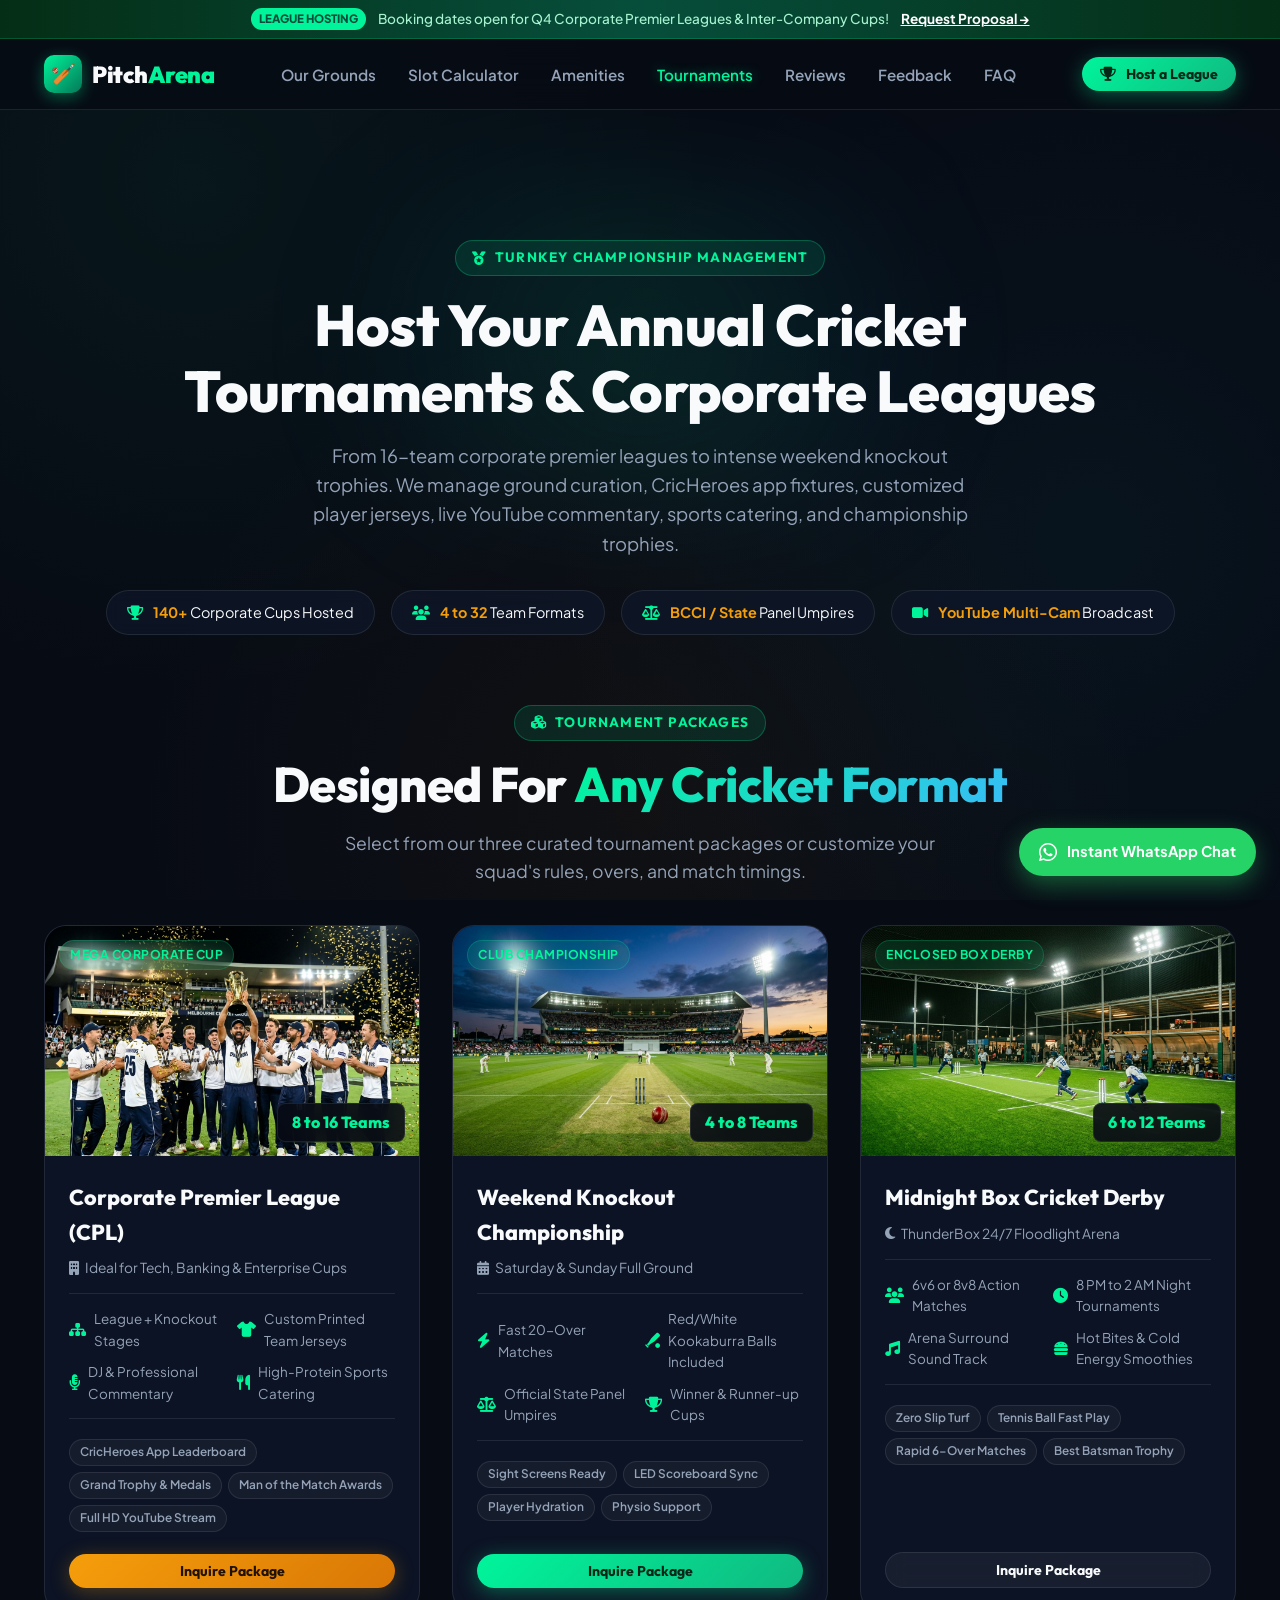
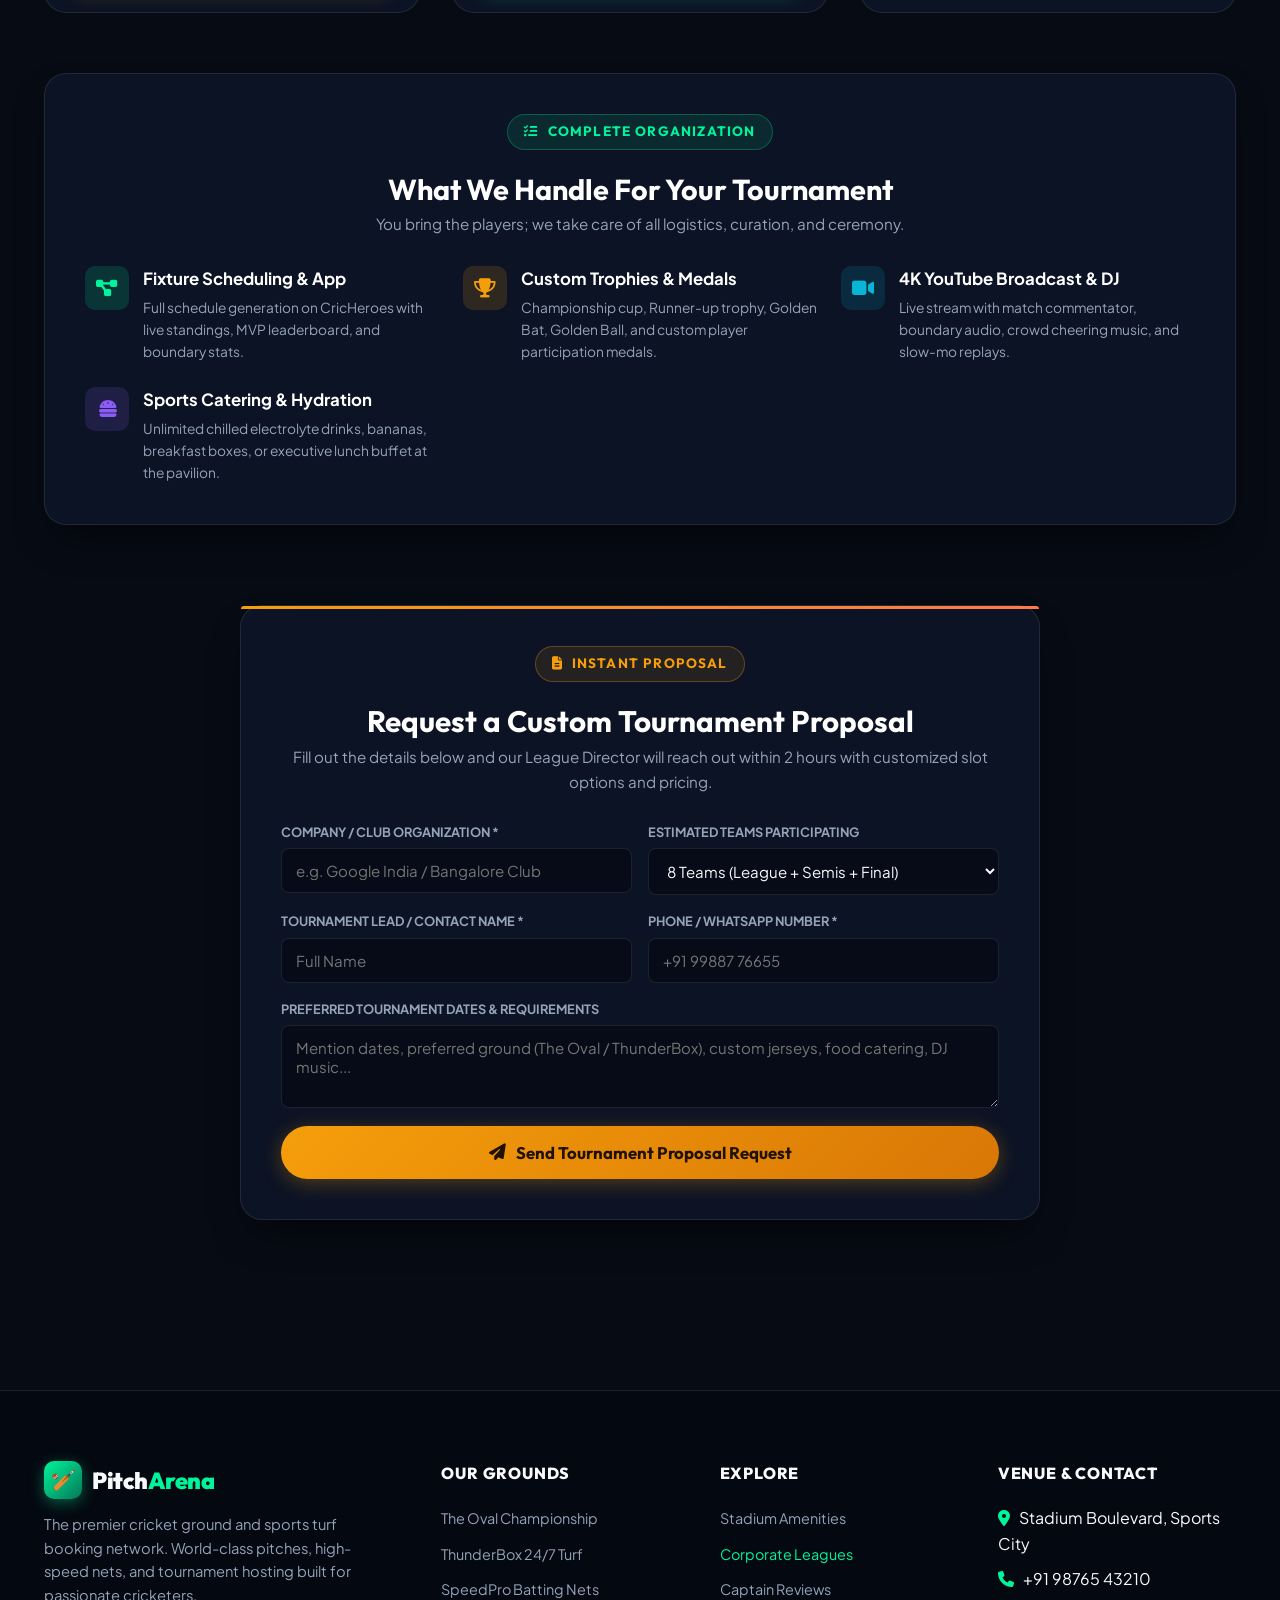
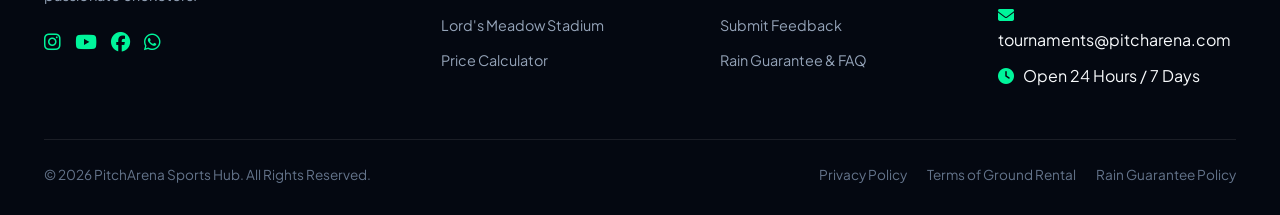
<file: tournaments.html>
<!DOCTYPE html>
<html lang="en">
<head>
  <meta charset="UTF-8">
  <meta name="viewport" content="width=device-width, initial-scale=1.0">
  <title>Host Cricket Tournaments &amp; Corporate Leagues | PitchArena Sports</title>
  <meta name="description" content="Host your company corporate cup or club cricket league at PitchArena. Full turnkey tournament management, CricHeroes fixtures, live 4K streaming, trophies, and catering.">
  <meta name="keywords" content="cricket tournament booking, corporate cricket league, rent ground for cricket tournament, box cricket tournament, cricket championship hosting">
  
  <!-- Favicon Icon -->
  <link rel="icon" href="data:image/svg+xml,<svg xmlns=%22http://www.w3.org/2000/svg%22 viewBox=%220 0 100 100%22><text y=%22.9em%22 font-size=%2290%22>🏏</text></svg>">

  <!-- Font Awesome Icons -->
  <link rel="stylesheet" href="https://cdnjs.cloudflare.com/ajax/libs/font-awesome/6.4.0/css/all.min.css">
  
  <!-- Custom Stylesheet -->
  <link rel="stylesheet" href="styles.css">
</head>
<body>

  <!-- Top Announcement Bar -->
  <div class="announcement-bar" id="announcementBar">
    <span class="badge-pulse">LEAGUE HOSTING</span>
    <span>Booking dates open for Q4 Corporate Premier Leagues &amp; Inter-Company Cups!</span>
    <a href="#inquiryForm" style="text-decoration: underline; font-weight: 700; color: #fff;">Request Proposal →</a>
  </div>

  <!-- Navbar -->
  <nav class="navbar" id="navbar">
    <div class="container nav-container">
      <a href="index.html" class="logo" id="siteLogo">
        <div class="logo-icon">🏏</div>
        <div class="logo-text">Pitch<span>Arena</span></div>
      </a>

      <ul class="nav-links" id="navLinks">
        <li><a href="grounds.html">Our Grounds</a></li>
        <li><a href="calculator.html">Slot Calculator</a></li>
        <li><a href="amenities.html">Amenities</a></li>
        <li><a href="tournaments.html" class="active">Tournaments</a></li>
        <li><a href="reviews.html">Reviews</a></li>
        <li><a href="feedback.html">Feedback</a></li>
        <li><a href="faq.html">FAQ</a></li>
      </ul>

      <div class="nav-actions">
        <button class="btn btn-primary btn-sm" id="navBookBtn" onclick="openCorporateInquiryModal()">
          <i class="fa-solid fa-trophy"></i> Host a League
        </button>
        <button class="mobile-menu-toggle" id="mobileMenuBtn" aria-label="Toggle Navigation Menu">
          <i class="fa-solid fa-bars"></i>
        </button>
      </div>
    </div>
  </nav>

  <!-- Hero Header for Tournaments -->
  <header class="feedback-hero" id="tournamentsHero">
    <div class="container">
      <div class="section-tag">
        <i class="fa-solid fa-medal"></i> Turnkey Championship Management
      </div>
      <h1 class="feedback-hero-headline">
        Host Your Annual Cricket <br>
        <span class="gradient-text">Tournaments &amp; Corporate Leagues</span>
      </h1>
      <p class="feedback-hero-lead">
        From 16-team corporate premier leagues to intense weekend knockout trophies. We manage ground curation, CricHeroes app fixtures, customized player jerseys, live YouTube commentary, sports catering, and championship trophies.
      </p>

      <div class="hero-stats-strip">
        <div class="stat-pill">
          <i class="fa-solid fa-trophy"></i>
          <span><strong>140+</strong> Corporate Cups Hosted</span>
        </div>
        <div class="stat-pill">
          <i class="fa-solid fa-users"></i>
          <span><strong>4 to 32</strong> Team Formats</span>
        </div>
        <div class="stat-pill">
          <i class="fa-solid fa-scale-balanced"></i>
          <span><strong>BCCI / State</strong> Panel Umpires</span>
        </div>
        <div class="stat-pill">
          <i class="fa-solid fa-video"></i>
          <span><strong>YouTube Multi-Cam</strong> Broadcast</span>
        </div>
      </div>
    </div>
  </header>

  <!-- Tournaments Main Section -->
  <main class="tournament-section" id="tournaments" style="padding-top: 20px;">
    <div class="container">
      
      <!-- Tournament Formats Grid -->
      <div class="text-center" style="margin-bottom: 40px;">
        <div class="section-tag"><i class="fa-solid fa-cubes"></i> Tournament Packages</div>
        <h2 class="section-title">Designed For <span>Any Cricket Format</span></h2>
        <p class="section-desc center-box">
          Select from our three curated tournament packages or customize your squad's rules, overs, and match timings.
        </p>
      </div>

      <div class="grounds-grid" style="margin-bottom: 60px;">
        
        <!-- Package 1: Corporate Premier League -->
        <div class="ground-card">
          <div class="ground-img-box">
            <img src="assets/images/tournament_pavilion.jpg" alt="Corporate League Stadium">
            <span class="ground-badge">Mega Corporate Cup</span>
            <div class="ground-price-tag">8 to 16 Teams</div>
          </div>
          <div class="ground-body">
            <h3 class="ground-title">Corporate Premier League (CPL)</h3>
            <div class="ground-location"><i class="fa-solid fa-building"></i> Ideal for Tech, Banking &amp; Enterprise Cups</div>
            
            <div class="ground-specs">
              <div class="spec-item"><i class="fa-solid fa-sitemap"></i> League + Knockout Stages</div>
              <div class="spec-item"><i class="fa-solid fa-shirt"></i> Custom Printed Team Jerseys</div>
              <div class="spec-item"><i class="fa-solid fa-microphone-lines"></i> DJ &amp; Professional Commentary</div>
              <div class="spec-item"><i class="fa-solid fa-utensils"></i> High-Protein Sports Catering</div>
            </div>

            <div class="ground-features">
              <span class="feature-pill">CricHeroes App Leaderboard</span>
              <span class="feature-pill">Grand Trophy &amp; Medals</span>
              <span class="feature-pill">Man of the Match Awards</span>
              <span class="feature-pill">Full HD YouTube Stream</span>
            </div>

            <div class="ground-footer">
              <button class="btn btn-gold btn-sm" style="width: 100%;" onclick="openCorporateInquiryModal()">Inquire Package</button>
            </div>
          </div>
        </div>

        <!-- Package 2: Weekend Club Knockout Trophy -->
        <div class="ground-card">
          <div class="ground-img-box">
            <img src="assets/images/cricket_ground_hero.jpg" alt="Weekend Cricket Knockout Cup">
            <span class="ground-badge">Club Championship</span>
            <div class="ground-price-tag">4 to 8 Teams</div>
          </div>
          <div class="ground-body">
            <h3 class="ground-title">Weekend Knockout Championship</h3>
            <div class="ground-location"><i class="fa-solid fa-calendar-days"></i> Saturday &amp; Sunday Full Ground</div>
            
            <div class="ground-specs">
              <div class="spec-item"><i class="fa-solid fa-bolt"></i> Fast 20-Over Matches</div>
              <div class="spec-item"><i class="fa-solid fa-baseball-bat-ball"></i> Red/White Kookaburra Balls Included</div>
              <div class="spec-item"><i class="fa-solid fa-scale-balanced"></i> Official State Panel Umpires</div>
              <div class="spec-item"><i class="fa-solid fa-trophy"></i> Winner &amp; Runner-up Cups</div>
            </div>

            <div class="ground-features">
              <span class="feature-pill">Sight Screens Ready</span>
              <span class="feature-pill">LED Scoreboard Sync</span>
              <span class="feature-pill">Player Hydration</span>
              <span class="feature-pill">Physio Support</span>
            </div>

            <div class="ground-footer">
              <button class="btn btn-primary btn-sm" style="width: 100%;" onclick="openCorporateInquiryModal()">Inquire Package</button>
            </div>
          </div>
        </div>

        <!-- Package 3: Midnight Box Cricket Derby -->
        <div class="ground-card">
          <div class="ground-img-box">
            <img src="assets/images/box_cricket_turf.jpg" alt="Box Cricket Turf Derby">
            <span class="ground-badge">Enclosed Box Derby</span>
            <div class="ground-price-tag">6 to 12 Teams</div>
          </div>
          <div class="ground-body">
            <h3 class="ground-title">Midnight Box Cricket Derby</h3>
            <div class="ground-location"><i class="fa-solid fa-moon"></i> ThunderBox 24/7 Floodlight Arena</div>
            
            <div class="ground-specs">
              <div class="spec-item"><i class="fa-solid fa-users"></i> 6v6 or 8v8 Action Matches</div>
              <div class="spec-item"><i class="fa-solid fa-clock"></i> 8 PM to 2 AM Night Tournaments</div>
              <div class="spec-item"><i class="fa-solid fa-music"></i> Arena Surround Sound Track</div>
              <div class="spec-item"><i class="fa-solid fa-burger"></i> Hot Bites &amp; Cold Energy Smoothies</div>
            </div>

            <div class="ground-features">
              <span class="feature-pill">Zero Slip Turf</span>
              <span class="feature-pill">Tennis Ball Fast Play</span>
              <span class="feature-pill">Rapid 6-Over Matches</span>
              <span class="feature-pill">Best Batsman Trophy</span>
            </div>

            <div class="ground-footer">
              <button class="btn btn-outline btn-sm" style="width: 100%;" onclick="openCorporateInquiryModal()">Inquire Package</button>
            </div>
          </div>
        </div>

      </div>

      <!-- Turnkey Management Features -->
      <section style="margin: 60px 0 80px;">
        <div style="background: var(--bg-card); border: 1px solid var(--border-glass); border-radius: var(--radius-lg); padding: 40px; box-shadow: var(--card-shadow);">
          <div class="text-center" style="margin-bottom: 30px;">
            <div class="section-tag"><i class="fa-solid fa-list-check"></i> Complete Organization</div>
            <h3 style="font-family: var(--font-heading); font-size: 1.8rem; color: #fff;">What We Handle For Your Tournament</h3>
            <p style="color: var(--text-secondary); font-size: 0.95rem;">You bring the players; we take care of all logistics, curation, and ceremony.</p>
          </div>

          <div style="display: grid; grid-template-columns: repeat(auto-fit, minmax(280px, 1fr)); gap: 24px;">
            <div style="display: flex; gap: 14px; align-items: flex-start;">
              <div style="background: rgba(0,245,155,0.15); color: var(--accent-neon); width: 44px; height: 44px; border-radius: 10px; display: flex; align-items: center; justify-content: center; font-size: 1.2rem; flex-shrink: 0;"><i class="fa-solid fa-diagram-project"></i></div>
              <div>
                <h4 style="font-size: 1.05rem; font-weight: 700; color: #fff; margin-bottom: 4px;">Fixture Scheduling &amp; App</h4>
                <p style="font-size: 0.86rem; color: var(--text-secondary);">Full schedule generation on CricHeroes with live standings, MVP leaderboard, and boundary stats.</p>
              </div>
            </div>

            <div style="display: flex; gap: 14px; align-items: flex-start;">
              <div style="background: rgba(245,158,11,0.15); color: var(--accent-gold); width: 44px; height: 44px; border-radius: 10px; display: flex; align-items: center; justify-content: center; font-size: 1.2rem; flex-shrink: 0;"><i class="fa-solid fa-trophy"></i></div>
              <div>
                <h4 style="font-size: 1.05rem; font-weight: 700; color: #fff; margin-bottom: 4px;">Custom Trophies &amp; Medals</h4>
                <p style="font-size: 0.86rem; color: var(--text-secondary);">Championship cup, Runner-up trophy, Golden Bat, Golden Ball, and custom player participation medals.</p>
              </div>
            </div>

            <div style="display: flex; gap: 14px; align-items: flex-start;">
              <div style="background: rgba(6,182,212,0.15); color: var(--accent-cyan); width: 44px; height: 44px; border-radius: 10px; display: flex; align-items: center; justify-content: center; font-size: 1.2rem; flex-shrink: 0;"><i class="fa-solid fa-video"></i></div>
              <div>
                <h4 style="font-size: 1.05rem; font-weight: 700; color: #fff; margin-bottom: 4px;">4K YouTube Broadcast &amp; DJ</h4>
                <p style="font-size: 0.86rem; color: var(--text-secondary);">Live stream with match commentator, boundary audio, crowd cheering music, and slow-mo replays.</p>
              </div>
            </div>

            <div style="display: flex; gap: 14px; align-items: flex-start;">
              <div style="background: rgba(139,92,246,0.15); color: var(--accent-purple); width: 44px; height: 44px; border-radius: 10px; display: flex; align-items: center; justify-content: center; font-size: 1.2rem; flex-shrink: 0;"><i class="fa-solid fa-burger"></i></div>
              <div>
                <h4 style="font-size: 1.05rem; font-weight: 700; color: #fff; margin-bottom: 4px;">Sports Catering &amp; Hydration</h4>
                <p style="font-size: 0.86rem; color: var(--text-secondary);">Unlimited chilled electrolyte drinks, bananas, breakfast boxes, or executive lunch buffet at the pavilion.</p>
              </div>
            </div>
          </div>
        </div>
      </section>

      <!-- On-Page Tournament Proposal Form -->
      <section style="margin: 60px 0 80px;" id="inquiryForm">
        <div style="background: var(--bg-card); border: 1px solid var(--border-glass); border-radius: var(--radius-lg); padding: 40px; box-shadow: var(--card-shadow); max-width: 800px; margin: 0 auto; position: relative;">
          <div style="position: absolute; top: 0; left: 0; right: 0; height: 3px; background: linear-gradient(90deg, var(--accent-gold), var(--accent-orange)); border-radius: var(--radius-lg) var(--radius-lg) 0 0;"></div>
          
          <div class="text-center" style="margin-bottom: 28px;">
            <div class="section-tag" style="background: rgba(245,158,11,0.1); border-color: rgba(245,158,11,0.3); color: var(--accent-gold);">
              <i class="fa-solid fa-file-lines"></i> Instant Proposal
            </div>
            <h3 style="font-family: var(--font-heading); font-size: 1.85rem; color: #fff;">Request a Custom Tournament Proposal</h3>
            <p style="color: var(--text-secondary); font-size: 0.95rem;">Fill out the details below and our League Director will reach out within 2 hours with customized slot options and pricing.</p>
          </div>

          <form onsubmit="submitCorporateInquiry(event)">
            <div class="modal-form-grid">
              <div class="form-group">
                <label for="corpCompany">Company / Club Organization *</label>
                <input type="text" id="corpCompany" placeholder="e.g. Google India / Bangalore Club" required>
              </div>

              <div class="form-group">
                <label for="corpTeams">Estimated Teams Participating</label>
                <select id="corpTeams">
                  <option value="4">4 Teams (Single-Day Knockout)</option>
                  <option value="8" selected>8 Teams (League + Semis + Final)</option>
                  <option value="16">16 Teams (Multi-Weekend Mega League)</option>
                  <option value="other">Custom Format / Number of Teams</option>
                </select>
              </div>

              <div class="form-group">
                <label for="corpName">Tournament Lead / Contact Name *</label>
                <input type="text" id="corpName" placeholder="Full Name" required>
              </div>

              <div class="form-group">
                <label for="corpPhone">Phone / WhatsApp Number *</label>
                <input type="tel" id="corpPhone" placeholder="+91 99887 76655" required>
              </div>

              <div class="form-group form-field-full">
                <label for="corpNotes">Preferred Tournament Dates &amp; Requirements</label>
                <textarea id="corpNotes" rows="3" placeholder="Mention dates, preferred ground (The Oval / ThunderBox), custom jerseys, food catering, DJ music..."></textarea>
              </div>
            </div>

            <button type="submit" class="btn btn-gold" style="width: 100%; padding: 16px; font-size: 1.05rem;">
              <i class="fa-solid fa-paper-plane"></i> Send Tournament Proposal Request
            </button>
          </form>
        </div>
      </section>

    </div>
  </main>

  <!-- Footer -->
  <footer class="site-footer">
    <div class="container">
      <div class="footer-grid">
        <div class="footer-brand">
          <a href="index.html" class="logo">
            <div class="logo-icon">🏏</div>
            <div class="logo-text">Pitch<span>Arena</span></div>
          </a>
          <p>The premier cricket ground and sports turf booking network. World-class pitches, high-speed nets, and tournament hosting built for passionate cricketers.</p>
          <div style="margin-top: 18px; display: flex; gap: 14px; font-size: 1.2rem; color: var(--accent-neon);">
            <a href="#" aria-label="Instagram"><i class="fa-brands fa-instagram"></i></a>
            <a href="#" aria-label="YouTube"><i class="fa-brands fa-youtube"></i></a>
            <a href="#" aria-label="Facebook"><i class="fa-brands fa-facebook"></i></a>
            <a href="#" aria-label="WhatsApp"><i class="fa-brands fa-whatsapp"></i></a>
          </div>
        </div>

        <div class="footer-col">
          <h4>Our Grounds</h4>
          <ul class="footer-links">
            <li><a href="grounds.html">The Oval Championship</a></li>
            <li><a href="grounds.html">ThunderBox 24/7 Turf</a></li>
            <li><a href="grounds.html">SpeedPro Batting Nets</a></li>
            <li><a href="grounds.html">Lord's Meadow Stadium</a></li>
            <li><a href="calculator.html">Price Calculator</a></li>
          </ul>
        </div>

        <div class="footer-col">
          <h4>Explore</h4>
          <ul class="footer-links">
            <li><a href="amenities.html">Stadium Amenities</a></li>
            <li><a href="tournaments.html" style="color: var(--accent-neon);">Corporate Leagues</a></li>
            <li><a href="reviews.html">Captain Reviews</a></li>
            <li><a href="feedback.html">Submit Feedback</a></li>
            <li><a href="faq.html">Rain Guarantee &amp; FAQ</a></li>
          </ul>
        </div>

        <div class="footer-col">
          <h4>Venue &amp; Contact</h4>
          <ul class="footer-links">
            <li><i class="fa-solid fa-location-dot" style="color: var(--accent-neon); margin-right: 6px;"></i> Stadium Boulevard, Sports City</li>
            <li><i class="fa-solid fa-phone" style="color: var(--accent-neon); margin-right: 6px;"></i> +91 98765 43210</li>
            <li><i class="fa-solid fa-envelope" style="color: var(--accent-neon); margin-right: 6px;"></i> tournaments@pitcharena.com</li>
            <li><i class="fa-solid fa-clock" style="color: var(--accent-neon); margin-right: 6px;"></i> Open 24 Hours / 7 Days</li>
          </ul>
        </div>
      </div>

      <div class="footer-bottom">
        <div>&copy; 2026 PitchArena Sports Hub. All Rights Reserved.</div>
        <div style="display: flex; gap: 20px;">
          <a href="#">Privacy Policy</a>
          <a href="#">Terms of Ground Rental</a>
          <a href="faq.html">Rain Guarantee Policy</a>
        </div>
      </div>
    </div>
  </footer>

  <!-- Floating WhatsApp -->
  <a href="https://wa.me/919876543210?text=Hi%20PitchArena,%20I%20want%20to%20host%20a%20tournament" target="_blank" class="floating-contact-btn" id="floatingWhatsapp">
    <i class="fa-brands fa-whatsapp" style="font-size: 1.3rem;"></i>
    <span>Instant WhatsApp Chat</span>
  </a>

  <!-- Corporate / Tournament Inquiry Modal -->
  <div class="modal-backdrop" id="corporateModal" onclick="handleBackdropClick(event, 'corporateModal')">
    <div class="modal-dialog">
      <div class="modal-header">
        <h3 class="modal-title">Host Your Corporate Cup / League</h3>
        <button class="modal-close-btn" onclick="closeModal('corporateModal')">&times;</button>
      </div>
      <div class="modal-body">
        <form onsubmit="submitCorporateInquiry(event)">
          <div class="modal-form-grid">
            <div class="form-group">
              <label>Company / Organization</label>
              <input type="text" id="modalCorpCompany" placeholder="e.g. Google India" required>
            </div>
            <div class="form-group">
              <label>Estimated Teams</label>
              <select id="modalCorpTeams">
                <option value="4">4 Teams (Knockout)</option>
                <option value="8" selected>8 Teams (League + Knockout)</option>
                <option value="16">16 Teams (Mega Corporate League)</option>
                <option value="other">Custom Format</option>
              </select>
            </div>
            <div class="form-group">
              <label>Contact Person</label>
              <input type="text" id="modalCorpName" placeholder="Organizing Lead Name" required>
            </div>
            <div class="form-group">
              <label>Phone / WhatsApp</label>
              <input type="tel" id="modalCorpPhone" placeholder="+91 99887 76655" required>
            </div>
            <div class="form-group form-field-full">
              <label>Preferred Tournament Dates &amp; Requirements</label>
              <textarea id="modalCorpNotes" rows="3" placeholder="Tell us if you require catering, custom printed player jerseys, championship trophies, DJ, etc."></textarea>
            </div>
          </div>
          <button type="submit" class="btn btn-gold" style="width: 100%;">
            <i class="fa-solid fa-paper-plane"></i> Send Tournament Proposal Request
          </button>
        </form>
      </div>
    </div>
  </div>

  <!-- Toast Notification Center -->
  <div class="toast-container" id="toastContainer"></div>

  <!-- Main Scripts -->
  <script src="script.js"></script>
</body>
</html>
</file>
<file: styles.css>
/* ==========================================================================
   PITCHARENA - PREMIUM CRICKET GROUNDS & TURF RENTALS
   Modern Sports Arena Design System
   ========================================================================== */

@import url('https://fonts.googleapis.com/css2?family=Outfit:wght@300;400;500;600;700;800;900&family=Plus+Jakarta+Sans:wght@400;500;600;700;800&display=swap');

:root {
  /* Color Palette */
  --bg-dark: #070b14;
  --bg-card: rgba(15, 23, 42, 0.78);
  --bg-card-hover: rgba(22, 33, 58, 0.85);
  --bg-surface: #0e1626;
  --bg-glass: rgba(255, 255, 255, 0.035);
  --border-glass: rgba(255, 255, 255, 0.09);
  --border-glow: rgba(0, 245, 155, 0.35);

  --accent-neon: #00f59b;
  --accent-green: #10b981;
  --accent-dark-green: #064e3b;
  --accent-gold: #f59e0b;
  --accent-orange: #ff7849;
  --accent-cyan: #06b6d4;
  --accent-purple: #8b5cf6;

  --text-main: #f8fafc;
  --text-secondary: #94a3b8;
  --text-muted: #64748b;
  --text-dim: #475569;

  /* Shadows & Glows */
  --glow-neon: 0 0 25px rgba(0, 245, 155, 0.35);
  --glow-gold: 0 0 25px rgba(245, 158, 11, 0.3);
  --card-shadow: 0 20px 40px -15px rgba(0, 0, 0, 0.7);
  --modal-shadow: 0 25px 60px -12px rgba(0, 0, 0, 0.85);

  /* Typography */
  --font-heading: 'Outfit', -apple-system, BlinkMacSystemFont, sans-serif;
  --font-body: 'Plus Jakarta Sans', -apple-system, BlinkMacSystemFont, sans-serif;

  /* Transitions */
  --trans-fast: 0.2s cubic-bezier(0.16, 1, 0.3, 1);
  --trans-smooth: 0.35s cubic-bezier(0.16, 1, 0.3, 1);

  /* Layout */
  --max-width: 1240px;
  --radius-sm: 8px;
  --radius-md: 14px;
  --radius-lg: 22px;
  --radius-full: 9999px;
}

/* Base Styles */
*, *::before, *::after {
  box-sizing: border-box;
  margin: 0;
  padding: 0;
}

html {
  scroll-behavior: smooth;
  font-size: 16px;
}

body {
  font-family: var(--font-body);
  background-color: var(--bg-dark);
  color: var(--text-main);
  line-height: 1.6;
  overflow-x: hidden;
  background-image: 
    radial-gradient(circle at 15% 20%, rgba(0, 245, 155, 0.05) 0%, transparent 40%),
    radial-gradient(circle at 85% 60%, rgba(6, 182, 212, 0.05) 0%, transparent 45%),
    radial-gradient(circle at 50% 90%, rgba(245, 158, 11, 0.04) 0%, transparent 50%);
  background-attachment: fixed;
}

a {
  color: inherit;
  text-decoration: none;
  transition: var(--trans-fast);
}

img {
  max-width: 100%;
  display: block;
}

button {
  font-family: inherit;
  cursor: pointer;
  border: none;
  background: none;
  transition: var(--trans-fast);
}

input, select, textarea {
  font-family: inherit;
}

.container {
  width: 100%;
  max-width: var(--max-width);
  margin: 0 auto;
  padding: 0 24px;
}

/* ==========================================================================
   Utility Classes & Badges
   ========================================================================== */
.section-tag {
  display: inline-flex;
  align-items: center;
  gap: 8px;
  background: rgba(0, 245, 155, 0.1);
  border: 1px solid rgba(0, 245, 155, 0.25);
  color: var(--accent-neon);
  font-family: var(--font-heading);
  font-size: 0.85rem;
  font-weight: 700;
  text-transform: uppercase;
  letter-spacing: 1.2px;
  padding: 6px 16px;
  border-radius: var(--radius-full);
  margin-bottom: 16px;
}

.section-title {
  font-family: var(--font-heading);
  font-size: clamp(2rem, 3.8vw, 3.2rem);
  font-weight: 800;
  line-height: 1.15;
  color: var(--text-main);
  margin-bottom: 16px;
  letter-spacing: -0.5px;
}

.section-title span {
  background: linear-gradient(135deg, #00f59b 0%, #38bdf8 100%);
  -webkit-background-clip: text;
  -webkit-text-fill-color: transparent;
}

.section-desc {
  font-size: 1.1rem;
  color: var(--text-secondary);
  max-width: 650px;
  margin-bottom: 40px;
}

.text-center {
  text-align: center;
}

.center-box {
  margin-left: auto;
  margin-right: auto;
}

/* Buttons */
.btn {
  display: inline-flex;
  align-items: center;
  justify-content: center;
  gap: 10px;
  padding: 13px 28px;
  font-family: var(--font-heading);
  font-size: 0.98rem;
  font-weight: 700;
  border-radius: var(--radius-full);
  transition: var(--trans-smooth);
}

.btn-primary {
  background: linear-gradient(135deg, #00f59b 0%, #10b981 100%);
  color: #042718;
  box-shadow: 0 4px 20px rgba(0, 245, 155, 0.35);
}

.btn-primary:hover {
  transform: translateY(-2px);
  box-shadow: 0 8px 30px rgba(0, 245, 155, 0.55);
  background: linear-gradient(135deg, #24ffac 0%, #05df96 100%);
}

.btn-outline {
  background: rgba(255, 255, 255, 0.05);
  color: var(--text-main);
  border: 1px solid var(--border-glass);
  backdrop-filter: blur(10px);
}

.btn-outline:hover {
  background: rgba(255, 255, 255, 0.12);
  border-color: rgba(255, 255, 255, 0.25);
  transform: translateY(-2px);
}

.btn-gold {
  background: linear-gradient(135deg, #f59e0b 0%, #d97706 100%);
  color: #1f1202;
  box-shadow: 0 4px 20px rgba(245, 158, 11, 0.3);
}

.btn-gold:hover {
  transform: translateY(-2px);
  box-shadow: 0 8px 30px rgba(245, 158, 11, 0.5);
}

.btn-sm {
  padding: 8px 18px;
  font-size: 0.88rem;
}

/* ==========================================================================
   Header & Navbar
   ========================================================================== */
.announcement-bar {
  background: linear-gradient(90deg, #052e16 0%, #064e3b 50%, #052e16 100%);
  border-bottom: 1px solid rgba(0, 245, 155, 0.2);
  font-size: 0.85rem;
  color: #a7f3d0;
  padding: 8px 24px;
  text-align: center;
  font-weight: 500;
  display: flex;
  align-items: center;
  justify-content: center;
  gap: 12px;
}

.announcement-bar .badge-pulse {
  background: #00f59b;
  color: #064e3b;
  font-size: 0.72rem;
  font-weight: 800;
  padding: 2px 8px;
  border-radius: var(--radius-full);
  animation: pulse-badge 2s infinite;
}

@keyframes pulse-badge {
  0%, 100% { opacity: 1; transform: scale(1); }
  50% { opacity: 0.8; transform: scale(0.96); }
}

.navbar {
  position: sticky;
  top: 0;
  z-index: 1000;
  background: rgba(7, 11, 20, 0.82);
  backdrop-filter: blur(18px);
  -webkit-backdrop-filter: blur(18px);
  border-bottom: 1px solid var(--border-glass);
  padding: 16px 0;
  transition: var(--trans-fast);
}

.nav-container {
  display: flex;
  align-items: center;
  justify-content: space-between;
}

.logo {
  display: flex;
  align-items: center;
  gap: 10px;
  font-family: var(--font-heading);
  font-size: 1.45rem;
  font-weight: 900;
  letter-spacing: -0.5px;
}

.logo-icon {
  width: 38px;
  height: 38px;
  background: linear-gradient(135deg, #00f59b 0%, #047857 100%);
  border-radius: 10px;
  display: flex;
  align-items: center;
  justify-content: center;
  font-size: 1.25rem;
  box-shadow: 0 4px 15px rgba(0, 245, 155, 0.35);
}

.logo-text span {
  color: var(--accent-neon);
}

.nav-links {
  display: flex;
  align-items: center;
  gap: 32px;
  list-style: none;
}

.nav-links a {
  font-weight: 600;
  font-size: 0.95rem;
  color: var(--text-secondary);
}

.nav-links a:hover,
.nav-links a.active {
  color: var(--accent-neon);
  text-shadow: 0 0 12px rgba(0, 245, 155, 0.4);
}

.nav-actions {
  display: flex;
  align-items: center;
  gap: 14px;
}

.mobile-menu-toggle {
  display: none;
  font-size: 1.5rem;
  color: var(--text-main);
  background: transparent;
}

/* ==========================================================================
   Hero Section
   ========================================================================== */
.hero-section {
  position: relative;
  padding: 70px 0 60px;
  overflow: hidden;
}

.hero-grid {
  display: grid;
  grid-template-columns: 1.15fr 0.85fr;
  gap: 50px;
  align-items: center;
}

.hero-content {
  position: relative;
  z-index: 2;
}

.hero-headline {
  font-family: var(--font-heading);
  font-size: clamp(2.4rem, 4.4vw, 3.8rem);
  font-weight: 900;
  line-height: 1.12;
  letter-spacing: -0.8px;
  margin-bottom: 20px;
}

.hero-headline span.gradient-text {
  background: linear-gradient(135deg, #00f59b 20%, #38bdf8 80%);
  -webkit-background-clip: text;
  -webkit-text-fill-color: transparent;
}

.hero-lead {
  font-size: 1.18rem;
  color: var(--text-secondary);
  margin-bottom: 30px;
  max-width: 580px;
}

.hero-cta-group {
  display: flex;
  flex-wrap: wrap;
  align-items: center;
  gap: 16px;
  margin-bottom: 40px;
}

.hero-social-proof {
  display: flex;
  align-items: center;
  gap: 20px;
  padding-top: 24px;
  border-top: 1px solid var(--border-glass);
}

.proof-avatars {
  display: flex;
}

.proof-avatar {
  width: 40px;
  height: 40px;
  border-radius: 50%;
  border: 2px solid var(--bg-dark);
  margin-left: -10px;
  background-color: var(--bg-surface);
  display: flex;
  align-items: center;
  justify-content: center;
  font-weight: 700;
  font-size: 0.8rem;
  color: var(--accent-neon);
}

.proof-avatar:first-child {
  margin-left: 0;
}

.proof-text {
  font-size: 0.9rem;
  color: var(--text-secondary);
}

.proof-text strong {
  color: var(--text-main);
  display: block;
}

/* Hero Visual Media Frame */
.hero-visual-card {
  position: relative;
  border-radius: var(--radius-lg);
  overflow: hidden;
  box-shadow: var(--card-shadow);
  border: 1px solid var(--border-glass);
  background: var(--bg-card);
}

.hero-image-wrapper {
  position: relative;
  width: 100%;
  height: 420px;
  overflow: hidden;
}

.hero-image-wrapper img {
  width: 100%;
  height: 100%;
  object-fit: cover;
  transition: transform 0.8s ease;
}

.hero-visual-card:hover .hero-image-wrapper img {
  transform: scale(1.04);
}

.hero-overlay-tag {
  position: absolute;
  top: 18px;
  left: 18px;
  background: rgba(7, 11, 20, 0.85);
  backdrop-filter: blur(12px);
  padding: 6px 14px;
  border-radius: var(--radius-full);
  border: 1px solid rgba(0, 245, 155, 0.4);
  color: var(--accent-neon);
  font-size: 0.82rem;
  font-weight: 700;
  display: flex;
  align-items: center;
  gap: 8px;
}

.live-dot {
  width: 8px;
  height: 8px;
  background-color: #ef4444;
  border-radius: 50%;
  box-shadow: 0 0 10px #ef4444;
}

.hero-stat-floating {
  position: absolute;
  bottom: 20px;
  right: 20px;
  background: rgba(14, 22, 38, 0.92);
  backdrop-filter: blur(16px);
  padding: 14px 20px;
  border-radius: var(--radius-md);
  border: 1px solid var(--border-glass);
  display: flex;
  align-items: center;
  gap: 14px;
}

.stat-icon-wrap {
  width: 44px;
  height: 44px;
  background: rgba(245, 158, 11, 0.15);
  border: 1px solid rgba(245, 158, 11, 0.35);
  border-radius: 12px;
  display: flex;
  align-items: center;
  justify-content: center;
  font-size: 1.3rem;
  color: var(--accent-gold);
}

.stat-meta .stat-val {
  font-family: var(--font-heading);
  font-size: 1.25rem;
  font-weight: 800;
  color: var(--text-main);
  line-height: 1.2;
}

.stat-meta .stat-lbl {
  font-size: 0.78rem;
  color: var(--text-muted);
}

/* ==========================================================================
   Quick Search & Instant Slot Finder Bar
   ========================================================================== */
.quick-finder-wrap {
  margin-top: -30px;
  position: relative;
  z-index: 10;
}

.quick-finder-card {
  background: rgba(15, 23, 42, 0.95);
  backdrop-filter: blur(20px);
  border: 1px solid rgba(255, 255, 255, 0.1);
  box-shadow: var(--card-shadow), 0 0 30px rgba(0, 245, 155, 0.1);
  border-radius: var(--radius-lg);
  padding: 24px 30px;
}

.finder-form {
  display: grid;
  grid-template-columns: repeat(4, 1fr) auto;
  gap: 18px;
  align-items: flex-end;
}

.finder-field {
  display: flex;
  flex-direction: column;
  gap: 7px;
}

.finder-field label {
  font-size: 0.8rem;
  font-weight: 700;
  color: var(--text-secondary);
  text-transform: uppercase;
  letter-spacing: 0.6px;
  display: flex;
  align-items: center;
  gap: 6px;
}

.finder-field select,
.finder-field input {
  background: rgba(7, 11, 20, 0.8);
  border: 1px solid var(--border-glass);
  border-radius: var(--radius-sm);
  padding: 12px 14px;
  color: var(--text-main);
  font-size: 0.92rem;
  font-weight: 600;
  outline: none;
  transition: var(--trans-fast);
}

.finder-field select:focus,
.finder-field input:focus {
  border-color: var(--accent-neon);
  box-shadow: 0 0 12px rgba(0, 245, 155, 0.25);
}

.finder-field select option {
  background: var(--bg-surface);
  color: var(--text-main);
}

/* ==========================================================================
   Trust Metrics & Stats Counter Bar
   ========================================================================== */
.stats-section {
  padding: 60px 0 40px;
}

.stats-grid {
  display: grid;
  grid-template-columns: repeat(4, 1fr);
  gap: 20px;
}

.stat-item-box {
  background: var(--bg-card);
  border: 1px solid var(--border-glass);
  border-radius: var(--radius-md);
  padding: 28px 24px;
  text-align: center;
  transition: var(--trans-smooth);
  position: relative;
  overflow: hidden;
}

.stat-item-box::before {
  content: '';
  position: absolute;
  top: 0;
  left: 0;
  width: 100%;
  height: 3px;
  background: linear-gradient(90deg, transparent, var(--accent-neon), transparent);
  opacity: 0;
  transition: var(--trans-smooth);
}

.stat-item-box:hover {
  transform: translateY(-4px);
  border-color: rgba(0, 245, 155, 0.3);
}

.stat-item-box:hover::before {
  opacity: 1;
}

.stat-number {
  font-family: var(--font-heading);
  font-size: 2.8rem;
  font-weight: 900;
  color: var(--text-main);
  line-height: 1;
  margin-bottom: 8px;
}

.stat-number span {
  color: var(--accent-neon);
}

.stat-label {
  font-size: 0.92rem;
  color: var(--text-secondary);
  font-weight: 600;
}

/* ==========================================================================
   Grounds Showcase & Filterable Grid
   ========================================================================== */
.grounds-section {
  padding: 90px 0;
}

.filter-tabs {
  display: flex;
  justify-content: center;
  gap: 12px;
  flex-wrap: wrap;
  margin-bottom: 45px;
}

.filter-btn {
  padding: 10px 22px;
  border-radius: var(--radius-full);
  font-size: 0.92rem;
  font-weight: 700;
  color: var(--text-secondary);
  background: var(--bg-card);
  border: 1px solid var(--border-glass);
  transition: var(--trans-fast);
}

.filter-btn:hover {
  color: var(--text-main);
  border-color: rgba(255, 255, 255, 0.2);
}

.filter-btn.active {
  background: linear-gradient(135deg, rgba(0, 245, 155, 0.18), rgba(16, 185, 129, 0.12));
  color: var(--accent-neon);
  border-color: var(--accent-neon);
  box-shadow: 0 0 15px rgba(0, 245, 155, 0.2);
}

.grounds-grid {
  display: grid;
  grid-template-columns: repeat(auto-fit, minmax(360px, 1fr));
  gap: 32px;
}

.ground-card {
  background: var(--bg-card);
  border: 1px solid var(--border-glass);
  border-radius: var(--radius-lg);
  overflow: hidden;
  transition: var(--trans-smooth);
  display: flex;
  flex-direction: column;
  position: relative;
}

.ground-card:hover {
  transform: translateY(-6px);
  border-color: rgba(0, 245, 155, 0.35);
  box-shadow: var(--card-shadow), 0 0 35px rgba(0, 245, 155, 0.12);
}

.ground-img-box {
  position: relative;
  height: 230px;
  width: 100%;
  overflow: hidden;
}

.ground-img-box img {
  width: 100%;
  height: 100%;
  object-fit: cover;
  transition: transform 0.6s ease;
}

.ground-card:hover .ground-img-box img {
  transform: scale(1.07);
}

.ground-badge {
  position: absolute;
  top: 14px;
  left: 14px;
  background: rgba(7, 11, 20, 0.85);
  backdrop-filter: blur(10px);
  padding: 5px 12px;
  border-radius: var(--radius-full);
  font-size: 0.76rem;
  font-weight: 700;
  text-transform: uppercase;
  letter-spacing: 0.8px;
  border: 1px solid rgba(255, 255, 255, 0.15);
  color: var(--accent-neon);
}

.ground-price-tag {
  position: absolute;
  bottom: 14px;
  right: 14px;
  background: rgba(7, 11, 20, 0.9);
  backdrop-filter: blur(10px);
  padding: 6px 14px;
  border-radius: var(--radius-sm);
  border: 1px solid var(--border-glass);
  font-family: var(--font-heading);
  font-weight: 800;
  color: var(--accent-neon);
  font-size: 1rem;
}

.ground-price-tag span {
  font-size: 0.75rem;
  color: var(--text-muted);
  font-weight: 500;
}

.ground-body {
  padding: 24px;
  display: flex;
  flex-direction: column;
  flex-grow: 1;
}

.ground-title {
  font-family: var(--font-heading);
  font-size: 1.35rem;
  font-weight: 800;
  color: var(--text-main);
  margin-bottom: 8px;
}

.ground-location {
  display: flex;
  align-items: center;
  gap: 6px;
  font-size: 0.86rem;
  color: var(--text-secondary);
  margin-bottom: 14px;
}

.ground-specs {
  display: grid;
  grid-template-columns: repeat(2, 1fr);
  gap: 10px;
  padding: 14px 0;
  border-top: 1px solid var(--border-glass);
  border-bottom: 1px solid var(--border-glass);
  margin-bottom: 20px;
}

.spec-item {
  display: flex;
  align-items: center;
  gap: 8px;
  font-size: 0.84rem;
  color: var(--text-secondary);
}

.spec-item i {
  color: var(--accent-neon);
  font-size: 0.95rem;
}

.ground-features {
  display: flex;
  flex-wrap: wrap;
  gap: 6px;
  margin-bottom: 22px;
}

.feature-pill {
  background: rgba(255, 255, 255, 0.04);
  border: 1px solid var(--border-glass);
  font-size: 0.74rem;
  padding: 3px 10px;
  border-radius: var(--radius-full);
  color: var(--text-secondary);
  font-weight: 600;
}

.ground-footer {
  margin-top: auto;
  display: flex;
  gap: 12px;
}

.ground-footer .btn {
  flex: 1;
}

/* ==========================================================================
   Interactive Calculator & Dynamic Slot Pricing
   ========================================================================== */
.calculator-section {
  padding: 90px 0;
  background: radial-gradient(circle at center, rgba(16, 185, 129, 0.05) 0%, transparent 70%);
}

.calc-card {
  background: var(--bg-card);
  border: 1px solid rgba(0, 245, 155, 0.2);
  border-radius: var(--radius-lg);
  box-shadow: var(--card-shadow), 0 0 50px rgba(0, 245, 155, 0.08);
  padding: 40px;
}

.calc-grid {
  display: grid;
  grid-template-columns: 1.25fr 0.75fr;
  gap: 45px;
}

.calc-group-title {
  font-family: var(--font-heading);
  font-size: 1.05rem;
  font-weight: 800;
  color: var(--text-main);
  text-transform: uppercase;
  letter-spacing: 0.8px;
  margin-bottom: 14px;
  display: flex;
  align-items: center;
  gap: 8px;
}

.calc-option-grid {
  display: grid;
  grid-template-columns: repeat(auto-fit, minmax(170px, 1fr));
  gap: 12px;
  margin-bottom: 26px;
}

.calc-radio-card {
  position: relative;
}

.calc-radio-card input {
  position: absolute;
  opacity: 0;
  pointer-events: none;
}

.calc-radio-label {
  display: flex;
  flex-direction: column;
  padding: 14px 16px;
  background: rgba(7, 11, 20, 0.65);
  border: 1px solid var(--border-glass);
  border-radius: var(--radius-md);
  cursor: pointer;
  transition: var(--trans-fast);
}

.calc-radio-card input:checked + .calc-radio-label {
  border-color: var(--accent-neon);
  background: rgba(0, 245, 155, 0.08);
  box-shadow: 0 0 15px rgba(0, 245, 155, 0.2);
}

.calc-radio-label .name {
  font-weight: 700;
  font-size: 0.95rem;
  color: var(--text-main);
}

.calc-radio-label .price-hint {
  font-size: 0.78rem;
  color: var(--accent-neon);
  margin-top: 4px;
}

.calc-radio-label .desc {
  font-size: 0.74rem;
  color: var(--text-muted);
  margin-top: 2px;
}

/* Add-ons Checkbox List */
.addons-list {
  display: grid;
  grid-template-columns: repeat(auto-fit, minmax(230px, 1fr));
  gap: 12px;
}

.addon-card {
  display: flex;
  align-items: center;
  justify-content: space-between;
  padding: 12px 16px;
  background: rgba(7, 11, 20, 0.6);
  border: 1px solid var(--border-glass);
  border-radius: var(--radius-md);
  cursor: pointer;
  transition: var(--trans-fast);
}

.addon-card:hover {
  border-color: rgba(255, 255, 255, 0.2);
}

.addon-card.selected {
  border-color: var(--accent-neon);
  background: rgba(0, 245, 155, 0.06);
}

.addon-info {
  display: flex;
  align-items: center;
  gap: 12px;
}

.addon-custom-chk {
  width: 20px;
  height: 20px;
  border-radius: 6px;
  border: 1px solid var(--border-glass);
  display: flex;
  align-items: center;
  justify-content: center;
  color: transparent;
  background: rgba(255, 255, 255, 0.05);
  font-size: 0.75rem;
  transition: var(--trans-fast);
}

.addon-card.selected .addon-custom-chk {
  background: var(--accent-neon);
  border-color: var(--accent-neon);
  color: #042718;
}

.addon-text .name {
  font-size: 0.88rem;
  font-weight: 700;
  color: var(--text-main);
}

.addon-text .desc {
  font-size: 0.74rem;
  color: var(--text-muted);
}

.addon-price {
  font-family: var(--font-heading);
  font-weight: 800;
  font-size: 0.88rem;
  color: var(--accent-gold);
}

/* Calculator Receipt Summary Card */
.calc-receipt {
  background: rgba(7, 11, 20, 0.85);
  border: 1px solid var(--border-glass);
  border-radius: var(--radius-lg);
  padding: 28px;
  display: flex;
  flex-direction: column;
}

.receipt-title {
  font-family: var(--font-heading);
  font-size: 1.2rem;
  font-weight: 800;
  color: var(--text-main);
  padding-bottom: 14px;
  border-bottom: 1px solid var(--border-glass);
  margin-bottom: 18px;
  display: flex;
  align-items: center;
  justify-content: space-between;
}

.receipt-rows {
  display: flex;
  flex-direction: column;
  gap: 12px;
  margin-bottom: 22px;
  font-size: 0.9rem;
}

.receipt-row {
  display: flex;
  justify-content: space-between;
  align-items: center;
  color: var(--text-secondary);
}

.receipt-row .val {
  font-weight: 600;
  color: var(--text-main);
}

.receipt-total-divider {
  border-top: 1px dashed var(--border-glass);
  padding-top: 18px;
  margin-top: 6px;
  display: flex;
  justify-content: space-between;
  align-items: baseline;
}

.total-label {
  font-size: 1rem;
  font-weight: 700;
  color: var(--text-main);
}

.total-amount {
  font-family: var(--font-heading);
  font-size: 2.2rem;
  font-weight: 900;
  color: var(--accent-neon);
  text-shadow: 0 0 20px rgba(0, 245, 155, 0.3);
}

.tax-note {
  font-size: 0.74rem;
  color: var(--text-muted);
  text-align: right;
  margin-bottom: 24px;
}

/* ==========================================================================
   Amenities & Ground Infrastructure
   ========================================================================== */
.amenities-section {
  padding: 90px 0;
}

.amenities-grid {
  display: grid;
  grid-template-columns: repeat(auto-fit, minmax(280px, 1fr));
  gap: 24px;
}

.amenity-card {
  background: var(--bg-card);
  border: 1px solid var(--border-glass);
  border-radius: var(--radius-md);
  padding: 28px;
  transition: var(--trans-smooth);
}

.amenity-card:hover {
  transform: translateY(-5px);
  border-color: rgba(0, 245, 155, 0.3);
  box-shadow: 0 15px 30px rgba(0, 0, 0, 0.4);
}

.amenity-icon {
  width: 52px;
  height: 52px;
  background: rgba(0, 245, 155, 0.1);
  border: 1px solid rgba(0, 245, 155, 0.25);
  border-radius: 14px;
  display: flex;
  align-items: center;
  justify-content: center;
  font-size: 1.6rem;
  margin-bottom: 18px;
}

.amenity-title {
  font-family: var(--font-heading);
  font-size: 1.2rem;
  font-weight: 800;
  color: var(--text-main);
  margin-bottom: 8px;
}

.amenity-desc {
  font-size: 0.9rem;
  color: var(--text-secondary);
}

/* ==========================================================================
   Tournament & Corporate Packages
   ========================================================================== */
.tournament-section {
  padding: 90px 0;
}

.tournament-banner-card {
  background: linear-gradient(135deg, rgba(15, 23, 42, 0.95), rgba(6, 78, 59, 0.65));
  border: 1px solid rgba(0, 245, 155, 0.3);
  border-radius: var(--radius-lg);
  overflow: hidden;
  display: grid;
  grid-template-columns: 1.1fr 0.9fr;
  align-items: center;
  box-shadow: var(--card-shadow);
}

.tournament-content {
  padding: 50px;
}

.tournament-title {
  font-family: var(--font-heading);
  font-size: clamp(2rem, 3.2vw, 2.7rem);
  font-weight: 900;
  margin-bottom: 18px;
  line-height: 1.2;
}

.tournament-features {
  display: flex;
  flex-direction: column;
  gap: 12px;
  margin: 24px 0 32px;
}

.t-feat-item {
  display: flex;
  align-items: center;
  gap: 12px;
  font-size: 0.95rem;
  color: var(--text-main);
}

.t-feat-icon {
  width: 22px;
  height: 22px;
  background: var(--accent-neon);
  color: #052e16;
  border-radius: 50%;
  display: flex;
  align-items: center;
  justify-content: center;
  font-size: 0.75rem;
  font-weight: 800;
}

.tournament-img-frame {
  height: 100%;
  min-height: 400px;
  position: relative;
}

.tournament-img-frame img {
  width: 100%;
  height: 100%;
  object-fit: cover;
}

/* ==========================================================================
   Reviews & Testimonials
   ========================================================================== */
.reviews-section {
  padding: 90px 0;
}

.reviews-grid {
  display: grid;
  grid-template-columns: repeat(auto-fit, minmax(320px, 1fr));
  gap: 24px;
}

.review-card {
  background: var(--bg-card);
  border: 1px solid var(--border-glass);
  border-radius: var(--radius-md);
  padding: 30px;
  display: flex;
  flex-direction: column;
  justify-content: space-between;
}

.review-stars {
  color: var(--accent-gold);
  font-size: 1.1rem;
  margin-bottom: 14px;
  display: flex;
  gap: 3px;
}

.review-quote {
  font-size: 0.98rem;
  color: var(--text-main);
  line-height: 1.6;
  margin-bottom: 22px;
  font-style: italic;
}

.reviewer-meta {
  display: flex;
  align-items: center;
  gap: 14px;
}

.reviewer-avatar {
  width: 44px;
  height: 44px;
  border-radius: 50%;
  background: var(--accent-neon);
  color: #064e3b;
  font-weight: 800;
  display: flex;
  align-items: center;
  justify-content: center;
  font-size: 1rem;
}

.reviewer-name {
  font-weight: 700;
  color: var(--text-main);
  font-size: 0.95rem;
}

.reviewer-role {
  font-size: 0.8rem;
  color: var(--text-secondary);
}

/* ==========================================================================
   FAQ Section
   ========================================================================== */
.faq-section {
  padding: 90px 0;
}

.faq-list {
  max-width: 820px;
  margin: 0 auto;
  display: flex;
  flex-direction: column;
  gap: 14px;
}

.faq-item {
  background: var(--bg-card);
  border: 1px solid var(--border-glass);
  border-radius: var(--radius-md);
  overflow: hidden;
  transition: var(--trans-fast);
}

.faq-question {
  width: 100%;
  padding: 20px 24px;
  text-align: left;
  font-family: var(--font-heading);
  font-size: 1.08rem;
  font-weight: 700;
  color: var(--text-main);
  display: flex;
  align-items: center;
  justify-content: space-between;
  cursor: pointer;
}

.faq-question:hover {
  color: var(--accent-neon);
}

.faq-icon {
  font-size: 1.2rem;
  transition: transform 0.3s ease;
  color: var(--accent-neon);
}

.faq-item.active .faq-icon {
  transform: rotate(45deg);
}

.faq-answer {
  max-height: 0;
  overflow: hidden;
  transition: max-height 0.35s ease, padding 0.35s ease;
  padding: 0 24px;
  color: var(--text-secondary);
  font-size: 0.95rem;
  line-height: 1.6;
}

.faq-item.active .faq-answer {
  max-height: 250px;
  padding-bottom: 22px;
}

/* ==========================================================================
   Footer
   ========================================================================== */
.site-footer {
  background: #040811;
  border-top: 1px solid var(--border-glass);
  padding: 70px 0 30px;
  position: relative;
}

.footer-grid {
  display: grid;
  grid-template-columns: 1.5fr repeat(3, 1fr);
  gap: 40px;
  margin-bottom: 50px;
}

.footer-brand p {
  color: var(--text-secondary);
  font-size: 0.92rem;
  margin-top: 14px;
  max-width: 320px;
}

.footer-col h4 {
  font-family: var(--font-heading);
  font-size: 1rem;
  font-weight: 800;
  color: var(--text-main);
  margin-bottom: 18px;
  text-transform: uppercase;
  letter-spacing: 0.8px;
}

.footer-links {
  list-style: none;
  display: flex;
  flex-direction: column;
  gap: 10px;
}

.footer-links a {
  color: var(--text-secondary);
  font-size: 0.9rem;
}

.footer-links a:hover {
  color: var(--accent-neon);
  padding-left: 4px;
}

.footer-bottom {
  border-top: 1px solid var(--border-glass);
  padding-top: 24px;
  display: flex;
  justify-content: space-between;
  align-items: center;
  font-size: 0.85rem;
  color: var(--text-muted);
}

/* ==========================================================================
   Modals (Booking Flow & Ground Quickview)
   ========================================================================== */
.modal-backdrop {
  position: fixed;
  inset: 0;
  background: rgba(3, 7, 18, 0.82);
  backdrop-filter: blur(14px);
  -webkit-backdrop-filter: blur(14px);
  z-index: 2000;
  display: flex;
  align-items: center;
  justify-content: center;
  padding: 20px;
  opacity: 0;
  pointer-events: none;
  transition: opacity 0.3s ease;
}

.modal-backdrop.open {
  opacity: 1;
  pointer-events: auto;
}

.modal-dialog {
  background: #0f172a;
  border: 1px solid rgba(0, 245, 155, 0.25);
  border-radius: var(--radius-lg);
  box-shadow: var(--modal-shadow);
  width: 100%;
  max-width: 620px;
  max-height: 90vh;
  overflow-y: auto;
  position: relative;
  transform: translateY(20px) scale(0.97);
  transition: transform 0.3s cubic-bezier(0.16, 1, 0.3, 1);
}

.modal-backdrop.open .modal-dialog {
  transform: translateY(0) scale(1);
}

.modal-header {
  padding: 24px 28px;
  border-bottom: 1px solid var(--border-glass);
  display: flex;
  align-items: center;
  justify-content: space-between;
}

.modal-title {
  font-family: var(--font-heading);
  font-size: 1.35rem;
  font-weight: 800;
  color: var(--text-main);
}

.modal-close-btn {
  width: 34px;
  height: 34px;
  border-radius: 50%;
  background: rgba(255, 255, 255, 0.05);
  border: 1px solid var(--border-glass);
  color: var(--text-secondary);
  font-size: 1.2rem;
  display: flex;
  align-items: center;
  justify-content: center;
  cursor: pointer;
  transition: var(--trans-fast);
}

.modal-close-btn:hover {
  background: rgba(255, 255, 255, 0.15);
  color: var(--text-main);
}

.modal-body {
  padding: 28px;
}

.modal-form-grid {
  display: grid;
  grid-template-columns: 1fr 1fr;
  gap: 16px;
  margin-bottom: 18px;
}

.form-field-full {
  grid-column: span 2;
}

.form-group {
  display: flex;
  flex-direction: column;
  gap: 6px;
}

.form-group label {
  font-size: 0.8rem;
  font-weight: 700;
  color: var(--text-secondary);
  text-transform: uppercase;
}

.form-group input,
.form-group select,
.form-group textarea {
  background: rgba(7, 11, 20, 0.8);
  border: 1px solid var(--border-glass);
  border-radius: var(--radius-sm);
  padding: 12px 14px;
  color: var(--text-main);
  font-size: 0.94rem;
  outline: none;
  transition: var(--trans-fast);
}

.form-group input:focus,
.form-group select:focus,
.form-group textarea:focus {
  border-color: var(--accent-neon);
  box-shadow: 0 0 10px rgba(0, 245, 155, 0.25);
}

.booking-confirm-box {
  background: rgba(0, 245, 155, 0.08);
  border: 1px solid rgba(0, 245, 155, 0.25);
  border-radius: var(--radius-md);
  padding: 18px;
  margin-bottom: 20px;
}

.confirm-item {
  display: flex;
  justify-content: space-between;
  font-size: 0.88rem;
  margin-bottom: 6px;
  color: var(--text-secondary);
}

.confirm-item strong {
  color: var(--text-main);
}

.confirm-item:last-child {
  margin-bottom: 0;
  padding-top: 8px;
  border-top: 1px solid rgba(0, 245, 155, 0.2);
  color: var(--accent-neon);
  font-size: 1rem;
}

/* Success Confirmation State */
.success-screen {
  text-align: center;
  padding: 30px 10px;
}

.success-check-icon {
  width: 70px;
  height: 70px;
  border-radius: 50%;
  background: linear-gradient(135deg, #00f59b 0%, #10b981 100%);
  color: #042718;
  font-size: 2.2rem;
  display: flex;
  align-items: center;
  justify-content: center;
  margin: 0 auto 20px;
  box-shadow: var(--glow-neon);
  animation: scale-up 0.4s cubic-bezier(0.16, 1, 0.3, 1);
}

@keyframes scale-up {
  from { transform: scale(0.6); opacity: 0; }
  to { transform: scale(1); opacity: 1; }
}

.booking-receipt-id {
  display: inline-block;
  background: rgba(255, 255, 255, 0.07);
  border: 1px dashed var(--accent-neon);
  padding: 8px 18px;
  border-radius: var(--radius-sm);
  font-family: var(--font-heading);
  font-size: 1.1rem;
  font-weight: 800;
  color: var(--accent-neon);
  margin: 14px 0 20px;
}

/* Floating WhatsApp / Help Button */
.floating-contact-btn {
  position: fixed;
  bottom: 24px;
  right: 24px;
  z-index: 999;
  background: #25d366;
  color: #ffffff;
  padding: 12px 20px;
  border-radius: var(--radius-full);
  display: flex;
  align-items: center;
  gap: 10px;
  font-weight: 700;
  font-size: 0.92rem;
  box-shadow: 0 8px 25px rgba(37, 211, 102, 0.4);
  transition: var(--trans-smooth);
}

.floating-contact-btn:hover {
  transform: translateY(-3px) scale(1.03);
  box-shadow: 0 12px 30px rgba(37, 211, 102, 0.6);
}

/* Toast Notifications */
.toast-container {
  position: fixed;
  bottom: 30px;
  left: 30px;
  z-index: 3000;
  display: flex;
  flex-direction: column;
  gap: 10px;
}

.toast {
  background: #111827;
  border: 1px solid var(--accent-neon);
  color: var(--text-main);
  padding: 14px 22px;
  border-radius: var(--radius-md);
  font-size: 0.9rem;
  box-shadow: 0 10px 25px rgba(0, 0, 0, 0.6);
  display: flex;
  align-items: center;
  gap: 10px;
  animation: slide-in 0.3s ease;
}

@keyframes slide-in {
  from { transform: translateX(-100%); opacity: 0; }
  to { transform: translateX(0); opacity: 1; }
}

/* ==========================================================================
   Responsive Design
   ========================================================================== */
@media (max-width: 1024px) {
  .hero-grid {
    grid-template-columns: 1fr;
    gap: 40px;
  }
  .finder-form {
    grid-template-columns: repeat(2, 1fr);
  }
  .finder-btn-wrap {
    grid-column: span 2;
  }
  .stats-grid {
    grid-template-columns: repeat(2, 1fr);
  }
  .calc-grid {
    grid-template-columns: 1fr;
  }
  .tournament-banner-card {
    grid-template-columns: 1fr;
  }
  .tournament-img-frame {
    height: 300px;
  }
  .footer-grid {
    grid-template-columns: repeat(2, 1fr);
  }
}

@media (max-width: 768px) {
  .nav-links {
    display: none;
  }
  .nav-links.mobile-open {
    display: flex;
    flex-direction: column;
    position: absolute;
    top: 100%;
    left: 0;
    width: 100%;
    background: #0b1120;
    padding: 24px;
    border-bottom: 1px solid var(--border-glass);
    gap: 18px;
  }
  .mobile-menu-toggle {
    display: block;
  }
  .finder-form {
    grid-template-columns: 1fr;
  }
  .finder-btn-wrap {
    grid-column: span 1;
  }
  .modal-form-grid {
    grid-template-columns: 1fr;
  }
  .form-field-full {
    grid-column: span 1;
  }
  .grounds-grid {
    grid-template-columns: 1fr;
    gap: 20px;
  }
  .filter-tabs {
    gap: 8px;
  }
  .filter-btn {
    padding: 8px 16px;
    font-size: 0.85rem;
  }
  .feed-controls {
    width: 100%;
    flex-direction: column;
  }
  .search-box {
    width: 100%;
    min-width: 0;
  }
  .sort-select {
    width: 100%;
  }
  .stat-pill {
    font-size: 0.82rem;
    padding: 8px 14px;
  }
  .footer-grid {
    grid-template-columns: 1fr;
  }
  .footer-bottom {
    flex-direction: column;
    gap: 12px;
    text-align: center;
  }
}

@media (max-width: 480px) {
  .container {
    padding: 0 16px;
  }
  .hero-headline,
  .feedback-hero-headline {
    font-size: 2rem;
  }
  .hero-cta-group {
    flex-direction: column;
    width: 100%;
  }
  .hero-cta-group .btn {
    width: 100%;
  }
  .floating-contact-btn {
    bottom: 16px;
    right: 16px;
    padding: 10px 16px;
    font-size: 0.82rem;
  }
  .toast-container {
    left: 16px;
    right: 16px;
    bottom: 20px;
  }
  .toast {
    width: 100%;
  }
}

/* ==========================================================================
   FEEDBACK & CAPTAIN REVIEWS PAGE STYLES
   ========================================================================== */

.feedback-hero {
  padding: 130px 0 50px;
  position: relative;
  overflow: hidden;
  text-align: center;
}

.feedback-hero::before {
  content: '';
  position: absolute;
  top: 10%;
  left: 50%;
  transform: translateX(-50%);
  width: 700px;
  height: 350px;
  background: radial-gradient(circle, rgba(0, 245, 155, 0.12) 0%, rgba(6, 182, 212, 0.05) 50%, transparent 80%);
  filter: blur(60px);
  pointer-events: none;
  z-index: 0;
}

.feedback-hero .container {
  position: relative;
  z-index: 1;
}

.feedback-hero-headline {
  font-family: var(--font-heading);
  font-size: clamp(2.2rem, 4.5vw, 3.8rem);
  font-weight: 800;
  line-height: 1.15;
  letter-spacing: -0.8px;
  color: var(--text-main);
  margin-bottom: 16px;
}

.feedback-hero-lead {
  font-size: 1.15rem;
  color: var(--text-secondary);
  max-width: 680px;
  margin: 0 auto 32px;
}

.hero-stats-strip {
  display: flex;
  flex-wrap: wrap;
  align-items: center;
  justify-content: center;
  gap: 16px;
  margin-top: 24px;
}

.stat-pill {
  display: inline-flex;
  align-items: center;
  gap: 10px;
  padding: 10px 20px;
  background: rgba(15, 23, 42, 0.7);
  border: 1px solid var(--border-glass);
  border-radius: var(--radius-full);
  font-size: 0.9rem;
  color: var(--text-main);
  backdrop-filter: blur(8px);
}

.stat-pill i {
  color: var(--accent-neon);
}

.stat-pill strong {
  color: var(--accent-gold);
}

/* Feedback Main Layout */
.feedback-section {
  padding: 30px 0 90px;
}

.feedback-grid {
  display: grid;
  grid-template-columns: 1.35fr 1fr;
  gap: 36px;
  align-items: start;
}

/* Feedback Form Card */
.feedback-form-card {
  background: var(--bg-card);
  border: 1px solid var(--border-glass);
  border-radius: var(--radius-lg);
  padding: 38px;
  backdrop-filter: blur(16px);
  box-shadow: var(--card-shadow);
  position: relative;
}

.feedback-form-card::before {
  content: '';
  position: absolute;
  top: 0;
  left: 0;
  right: 0;
  height: 3px;
  background: linear-gradient(90deg, var(--accent-neon), var(--accent-cyan), var(--accent-gold));
  border-radius: var(--radius-lg) var(--radius-lg) 0 0;
}

.form-header-group {
  margin-bottom: 28px;
}

.form-header-title {
  font-family: var(--font-heading);
  font-size: 1.55rem;
  font-weight: 800;
  color: var(--text-main);
  display: flex;
  align-items: center;
  gap: 12px;
}

.form-header-title i {
  color: var(--accent-neon);
}

.form-header-desc {
  font-size: 0.95rem;
  color: var(--text-secondary);
  margin-top: 6px;
}

.feedback-form-group {
  margin-bottom: 24px;
}

.feedback-label {
  display: flex;
  justify-content: space-between;
  align-items: center;
  font-size: 0.85rem;
  font-weight: 700;
  color: var(--text-secondary);
  text-transform: uppercase;
  letter-spacing: 0.5px;
  margin-bottom: 10px;
}

.feedback-label span.req {
  color: var(--accent-neon);
}

.feedback-label small {
  text-transform: none;
  color: var(--text-muted);
  font-weight: 400;
}

/* Interactive Star Rating Selector */
.star-selector-box {
  background: rgba(7, 11, 20, 0.7);
  border: 1px solid var(--border-glass);
  border-radius: var(--radius-md);
  padding: 20px;
  display: flex;
  flex-direction: column;
  align-items: center;
  gap: 12px;
  transition: var(--trans-fast);
}

.star-selector-box:hover {
  border-color: rgba(245, 158, 11, 0.35);
}

.star-rating-inputs {
  display: flex;
  gap: 10px;
  direction: ltr;
}

.star-btn {
  font-size: 2.2rem;
  color: rgba(255, 255, 255, 0.2);
  cursor: pointer;
  transition: transform 0.2s cubic-bezier(0.175, 0.885, 0.32, 1.275), color 0.15s ease;
  padding: 4px;
}

.star-btn:hover {
  transform: scale(1.22);
}

.star-btn.hover-active,
.star-btn.active {
  color: var(--accent-gold);
  text-shadow: 0 0 16px rgba(245, 158, 11, 0.6);
}

.rating-status-text {
  font-family: var(--font-heading);
  font-size: 1.05rem;
  font-weight: 700;
  color: var(--accent-gold);
  min-height: 26px;
  display: flex;
  align-items: center;
  gap: 8px;
}

/* Dimensions Rating Grid */
.dimension-ratings-grid {
  display: grid;
  grid-template-columns: 1fr 1fr;
  gap: 14px;
  margin-top: 10px;
}

.dimension-card {
  background: rgba(7, 11, 20, 0.6);
  border: 1px solid var(--border-glass);
  border-radius: var(--radius-sm);
  padding: 14px;
  display: flex;
  flex-direction: column;
  gap: 8px;
}

.dimension-header {
  display: flex;
  align-items: center;
  gap: 8px;
  font-size: 0.86rem;
  font-weight: 700;
  color: var(--text-main);
}

.dimension-header i {
  color: var(--accent-neon);
  font-size: 0.95rem;
}

.dimension-stars {
  display: flex;
  gap: 6px;
}

.dim-star-btn {
  font-size: 1.2rem;
  color: rgba(255, 255, 255, 0.2);
  cursor: pointer;
  transition: var(--trans-fast);
}

.dim-star-btn.active {
  color: var(--accent-gold);
}

/* Ground Selector Grid in Form */
.ground-cards-grid {
  display: grid;
  grid-template-columns: repeat(2, 1fr);
  gap: 12px;
}

.ground-option-card {
  background: rgba(7, 11, 20, 0.6);
  border: 1px solid var(--border-glass);
  border-radius: var(--radius-sm);
  padding: 14px;
  cursor: pointer;
  transition: var(--trans-fast);
  display: flex;
  align-items: flex-start;
  gap: 12px;
  user-select: none;
}

.ground-option-card:hover {
  background: rgba(22, 33, 58, 0.6);
  border-color: rgba(0, 245, 155, 0.35);
}

.ground-option-card.selected {
  background: rgba(0, 245, 155, 0.08);
  border-color: var(--accent-neon);
  box-shadow: 0 0 16px rgba(0, 245, 155, 0.15);
}

.ground-option-radio {
  margin-top: 3px;
  accent-color: var(--accent-neon);
}

.ground-opt-name {
  font-weight: 700;
  font-size: 0.9rem;
  color: var(--text-main);
}

.ground-opt-type {
  font-size: 0.78rem;
  color: var(--text-secondary);
}

/* Tag Chips */
.tag-chips-wrap {
  display: flex;
  flex-wrap: wrap;
  gap: 9px;
  margin-top: 8px;
}

.tag-chip {
  padding: 7px 14px;
  border-radius: var(--radius-full);
  background: rgba(255, 255, 255, 0.04);
  border: 1px solid var(--border-glass);
  color: var(--text-secondary);
  font-size: 0.82rem;
  font-weight: 600;
  cursor: pointer;
  transition: var(--trans-fast);
  display: inline-flex;
  align-items: center;
  gap: 6px;
  user-select: none;
}

.tag-chip:hover {
  background: rgba(255, 255, 255, 0.09);
  color: var(--text-main);
}

.tag-chip.selected {
  background: rgba(0, 245, 155, 0.15);
  border-color: var(--accent-neon);
  color: var(--accent-neon);
  box-shadow: 0 0 12px rgba(0, 245, 155, 0.2);
}

/* Recommendation Option Buttons */
.rec-options-row {
  display: grid;
  grid-template-columns: repeat(3, 1fr);
  gap: 10px;
}

.rec-btn {
  background: rgba(7, 11, 20, 0.6);
  border: 1px solid var(--border-glass);
  border-radius: var(--radius-sm);
  padding: 12px;
  text-align: center;
  font-size: 0.88rem;
  font-weight: 700;
  color: var(--text-secondary);
  cursor: pointer;
  transition: var(--trans-fast);
}

.rec-btn:hover {
  border-color: rgba(255, 255, 255, 0.3);
  color: var(--text-main);
}

.rec-btn.selected {
  background: rgba(0, 245, 155, 0.12);
  border-color: var(--accent-neon);
  color: var(--accent-neon);
}

/* Feedback Reward Incentive Banner */
.feedback-reward-callout {
  background: linear-gradient(135deg, rgba(245, 158, 11, 0.12) 0%, rgba(255, 120, 73, 0.08) 100%);
  border: 1px dashed rgba(245, 158, 11, 0.4);
  border-radius: var(--radius-md);
  padding: 16px 20px;
  display: flex;
  align-items: center;
  gap: 16px;
  margin-bottom: 28px;
}

.reward-callout-icon {
  font-size: 1.8rem;
  color: var(--accent-gold);
}

.reward-callout-text h4 {
  font-family: var(--font-heading);
  font-size: 0.98rem;
  font-weight: 800;
  color: var(--accent-gold);
}

.reward-callout-text p {
  font-size: 0.84rem;
  color: var(--text-secondary);
  margin-top: 2px;
}

/* Feedback Sidebar / Analytics */
.feedback-sidebar {
  display: flex;
  flex-direction: column;
  gap: 24px;
  position: sticky;
  top: 90px;
}

.scorecard-card {
  background: var(--bg-card);
  border: 1px solid var(--border-glass);
  border-radius: var(--radius-lg);
  padding: 32px;
  backdrop-filter: blur(16px);
  box-shadow: var(--card-shadow);
}

.scorecard-header {
  text-align: center;
  padding-bottom: 24px;
  border-bottom: 1px solid var(--border-glass);
  margin-bottom: 24px;
}

.scorecard-big-number {
  font-family: var(--font-heading);
  font-size: 4.2rem;
  font-weight: 900;
  line-height: 1;
  color: var(--text-main);
  background: linear-gradient(135deg, #f59e0b 0%, #ff7849 100%);
  -webkit-background-clip: text;
  -webkit-text-fill-color: transparent;
}

.scorecard-stars {
  color: var(--accent-gold);
  font-size: 1.4rem;
  margin: 8px 0;
  display: flex;
  justify-content: center;
  gap: 4px;
}

.scorecard-caption {
  font-size: 0.88rem;
  color: var(--text-secondary);
}

/* Rating Breakdown Progress Bars */
.rating-bars-list {
  display: flex;
  flex-direction: column;
  gap: 10px;
  margin-bottom: 24px;
}

.rating-bar-row {
  display: grid;
  grid-template-columns: 45px 1fr 40px;
  align-items: center;
  gap: 10px;
  font-size: 0.82rem;
}

.rating-bar-row span {
  color: var(--text-secondary);
}

.bar-track {
  height: 8px;
  background: rgba(255, 255, 255, 0.08);
  border-radius: 4px;
  overflow: hidden;
}

.bar-fill {
  height: 100%;
  border-radius: 4px;
  background: linear-gradient(90deg, var(--accent-neon), var(--accent-gold));
  transition: width 0.6s ease;
}

.bar-pct {
  text-align: right;
  font-weight: 700;
  color: var(--text-main);
}

/* Dimension Metrics in Sidebar */
.dim-metrics-list {
  display: flex;
  flex-direction: column;
  gap: 12px;
  padding-top: 20px;
  border-top: 1px solid var(--border-glass);
}

.dim-metric-item {
  display: flex;
  justify-content: space-between;
  align-items: center;
  font-size: 0.88rem;
}

.dim-metric-name {
  color: var(--text-secondary);
  display: flex;
  align-items: center;
  gap: 8px;
}

.dim-metric-name i {
  color: var(--accent-neon);
}

.dim-metric-val {
  font-weight: 800;
  color: var(--accent-neon);
}

/* Ground Curator Commitment Card */
.curator-pledge-card {
  background: rgba(0, 245, 155, 0.04);
  border: 1px solid rgba(0, 245, 155, 0.25);
  border-radius: var(--radius-lg);
  padding: 24px;
}

.curator-pledge-card h4 {
  font-family: var(--font-heading);
  font-size: 1.05rem;
  font-weight: 800;
  color: var(--accent-neon);
  display: flex;
  align-items: center;
  gap: 10px;
  margin-bottom: 10px;
}

.curator-pledge-card p {
  font-size: 0.88rem;
  color: var(--text-secondary);
  line-height: 1.55;
}

.curator-badge-row {
  display: flex;
  align-items: center;
  gap: 12px;
  margin-top: 16px;
  padding-top: 14px;
  border-top: 1px solid rgba(0, 245, 155, 0.15);
}

.curator-avatar-icon {
  width: 40px;
  height: 40px;
  border-radius: 50%;
  background: var(--accent-neon);
  color: #042718;
  display: flex;
  align-items: center;
  justify-content: center;
  font-weight: 800;
  font-size: 1.1rem;
}

.curator-sign-text {
  font-size: 0.82rem;
  color: var(--text-main);
  font-weight: 700;
}

.curator-sign-sub {
  font-size: 0.74rem;
  color: var(--text-muted);
}

/* ==========================================================================
   FEEDBACK REVIEWS FEED & EXPLORER
   ========================================================================== */

.reviews-feed-section {
  padding: 40px 0 100px;
  border-top: 1px solid var(--border-glass);
}

.feed-header {
  display: flex;
  justify-content: space-between;
  align-items: flex-end;
  margin-bottom: 30px;
  flex-wrap: wrap;
  gap: 20px;
}

.feed-title-box h2 {
  font-family: var(--font-heading);
  font-size: 2rem;
  font-weight: 800;
  color: var(--text-main);
}

.feed-title-box p {
  color: var(--text-secondary);
  font-size: 0.95rem;
  margin-top: 4px;
}

.feed-controls {
  display: flex;
  flex-wrap: wrap;
  align-items: center;
  gap: 12px;
}

.search-box {
  position: relative;
  min-width: 240px;
}

.search-box i {
  position: absolute;
  left: 14px;
  top: 50%;
  transform: translateY(-50%);
  color: var(--text-muted);
  font-size: 0.88rem;
}

.search-box input {
  width: 100%;
  background: rgba(15, 23, 42, 0.8);
  border: 1px solid var(--border-glass);
  border-radius: var(--radius-full);
  padding: 10px 16px 10px 38px;
  color: var(--text-main);
  font-size: 0.88rem;
  outline: none;
  transition: var(--trans-fast);
}

.search-box input:focus {
  border-color: var(--accent-neon);
  box-shadow: 0 0 12px rgba(0, 245, 155, 0.2);
}

.sort-select {
  background: rgba(15, 23, 42, 0.8);
  border: 1px solid var(--border-glass);
  border-radius: var(--radius-full);
  padding: 10px 18px;
  color: var(--text-main);
  font-size: 0.88rem;
  outline: none;
  cursor: pointer;
}

/* Category Filter Tabs */
.filter-tabs-strip {
  display: flex;
  align-items: center;
  gap: 8px;
  overflow-x: auto;
  padding-bottom: 8px;
  margin-bottom: 28px;
}

.filter-tab {
  padding: 8px 18px;
  background: rgba(255, 255, 255, 0.04);
  border: 1px solid var(--border-glass);
  border-radius: var(--radius-full);
  color: var(--text-secondary);
  font-size: 0.86rem;
  font-weight: 700;
  cursor: pointer;
  white-space: nowrap;
  transition: var(--trans-fast);
}

.filter-tab:hover {
  background: rgba(255, 255, 255, 0.1);
  color: var(--text-main);
}

.filter-tab.active {
  background: var(--accent-neon);
  border-color: var(--accent-neon);
  color: #042718;
  box-shadow: 0 0 15px rgba(0, 245, 155, 0.35);
}

/* Reviews Feed Cards Grid */
.reviews-masonry-grid {
  display: grid;
  grid-template-columns: repeat(auto-fill, minmax(360px, 1fr));
  gap: 24px;
}

.review-item-card {
  background: var(--bg-card);
  border: 1px solid var(--border-glass);
  border-radius: var(--radius-md);
  padding: 26px;
  display: flex;
  flex-direction: column;
  justify-content: space-between;
  transition: var(--trans-smooth);
  position: relative;
}

.review-item-card:hover {
  border-color: rgba(0, 245, 155, 0.35);
  transform: translateY(-3px);
  box-shadow: 0 15px 35px -10px rgba(0, 0, 0, 0.8);
}

.review-item-card.just-added {
  border-color: var(--accent-neon);
  box-shadow: 0 0 25px rgba(0, 245, 155, 0.25);
  animation: glow-pulse 2s ease infinite alternate;
}

@keyframes glow-pulse {
  from { box-shadow: 0 0 15px rgba(0, 245, 155, 0.2); }
  to { box-shadow: 0 0 25px rgba(0, 245, 155, 0.45); }
}

.review-top-bar {
  display: flex;
  justify-content: space-between;
  align-items: flex-start;
  margin-bottom: 14px;
}

.ground-badge {
  display: inline-flex;
  align-items: center;
  gap: 6px;
  font-size: 0.76rem;
  font-weight: 700;
  text-transform: uppercase;
  letter-spacing: 0.5px;
  padding: 4px 10px;
  border-radius: var(--radius-full);
  background: rgba(0, 245, 155, 0.1);
  color: var(--accent-neon);
  border: 1px solid rgba(0, 245, 155, 0.2);
}

.ground-badge.box {
  background: rgba(6, 182, 212, 0.1);
  color: var(--accent-cyan);
  border-color: rgba(6, 182, 212, 0.2);
}

.ground-badge.nets {
  background: rgba(245, 158, 11, 0.1);
  color: var(--accent-gold);
  border-color: rgba(245, 158, 11, 0.2);
}

.verified-tag {
  display: inline-flex;
  align-items: center;
  gap: 4px;
  font-size: 0.74rem;
  font-weight: 700;
  color: var(--accent-neon);
}

.review-title-text {
  font-family: var(--font-heading);
  font-size: 1.15rem;
  font-weight: 700;
  color: var(--text-main);
  margin-bottom: 10px;
  line-height: 1.35;
}

.review-body-text {
  font-size: 0.92rem;
  color: var(--text-secondary);
  line-height: 1.6;
  margin-bottom: 18px;
}

.review-card-tags {
  display: flex;
  flex-wrap: wrap;
  gap: 6px;
  margin-bottom: 20px;
}

.review-tag-mini {
  font-size: 0.72rem;
  font-weight: 600;
  padding: 3px 9px;
  border-radius: var(--radius-full);
  background: rgba(255, 255, 255, 0.05);
  color: var(--text-secondary);
}

/* Staff Response Box */
.staff-response-box {
  background: rgba(7, 11, 20, 0.8);
  border-left: 3px solid var(--accent-neon);
  border-radius: 0 var(--radius-sm) var(--radius-sm) 0;
  padding: 12px 14px;
  margin-bottom: 18px;
  font-size: 0.82rem;
}

.staff-resp-head {
  display: flex;
  align-items: center;
  gap: 6px;
  color: var(--accent-neon);
  font-weight: 700;
  margin-bottom: 4px;
}

.staff-resp-text {
  color: var(--text-secondary);
  line-height: 1.45;
}

.review-footer-bar {
  display: flex;
  justify-content: space-between;
  align-items: center;
  padding-top: 16px;
  border-top: 1px solid var(--border-glass);
}

.reviewer-profile {
  display: flex;
  align-items: center;
  gap: 12px;
}

.reviewer-avatar-circle {
  width: 40px;
  height: 40px;
  border-radius: 50%;
  background: linear-gradient(135deg, #00f59b 0%, #06b6d4 100%);
  color: #042718;
  font-weight: 800;
  display: flex;
  align-items: center;
  justify-content: center;
  font-size: 0.92rem;
}

.reviewer-info-name {
  font-weight: 700;
  font-size: 0.9rem;
  color: var(--text-main);
}

.reviewer-info-team {
  font-size: 0.76rem;
  color: var(--text-secondary);
}

.review-helpful-action {
  display: inline-flex;
  align-items: center;
  gap: 6px;
  padding: 6px 12px;
  border-radius: var(--radius-full);
  background: rgba(255, 255, 255, 0.04);
  border: 1px solid var(--border-glass);
  font-size: 0.78rem;
  font-weight: 600;
  color: var(--text-secondary);
  cursor: pointer;
  transition: var(--trans-fast);
}

.review-helpful-action:hover {
  background: rgba(255, 255, 255, 0.1);
  color: var(--text-main);
}

.review-helpful-action.voted {
  background: rgba(0, 245, 155, 0.12);
  border-color: var(--accent-neon);
  color: var(--accent-neon);
}

/* Discount Voucher Reward Box in Modal */
.reward-voucher-box {
  background: linear-gradient(135deg, rgba(245, 158, 11, 0.15) 0%, rgba(0, 245, 155, 0.1) 100%);
  border: 2px dashed var(--accent-gold);
  border-radius: var(--radius-md);
  padding: 20px;
  margin: 18px 0;
  text-align: center;
}

.voucher-code-display {
  display: flex;
  align-items: center;
  justify-content: center;
  gap: 12px;
  margin: 12px 0 8px;
}

.voucher-code-text {
  font-family: var(--font-heading);
  font-size: 1.5rem;
  font-weight: 900;
  letter-spacing: 2px;
  color: var(--accent-gold);
  background: rgba(7, 11, 20, 0.9);
  padding: 8px 18px;
  border-radius: var(--radius-sm);
  border: 1px solid rgba(245, 158, 11, 0.4);
}

.copy-voucher-btn {
  padding: 8px 14px;
  background: var(--accent-gold);
  color: #1a0f00;
  border-radius: var(--radius-sm);
  font-weight: 700;
  font-size: 0.85rem;
  display: inline-flex;
  align-items: center;
  gap: 6px;
  transition: var(--trans-fast);
}

.copy-voucher-btn:hover {
  background: #fbbd24;
  transform: translateY(-2px);
}

/* Responsive Overrides for Feedback Page */
@media (max-width: 1024px) {
  .feedback-grid {
    grid-template-columns: 1fr;
  }
  .feedback-sidebar {
    position: static;
  }
  .reviews-masonry-grid {
    grid-template-columns: repeat(2, 1fr);
  }
}

@media (max-width: 768px) {
  .ground-cards-grid,
  .dimension-ratings-grid,
  .rec-options-row {
    grid-template-columns: 1fr;
  }
  .reviews-masonry-grid {
    grid-template-columns: 1fr;
  }
  .feedback-form-card {
    padding: 24px 18px;
  }
  .scorecard-card {
    padding: 24px 18px;
  }
}
</file>
